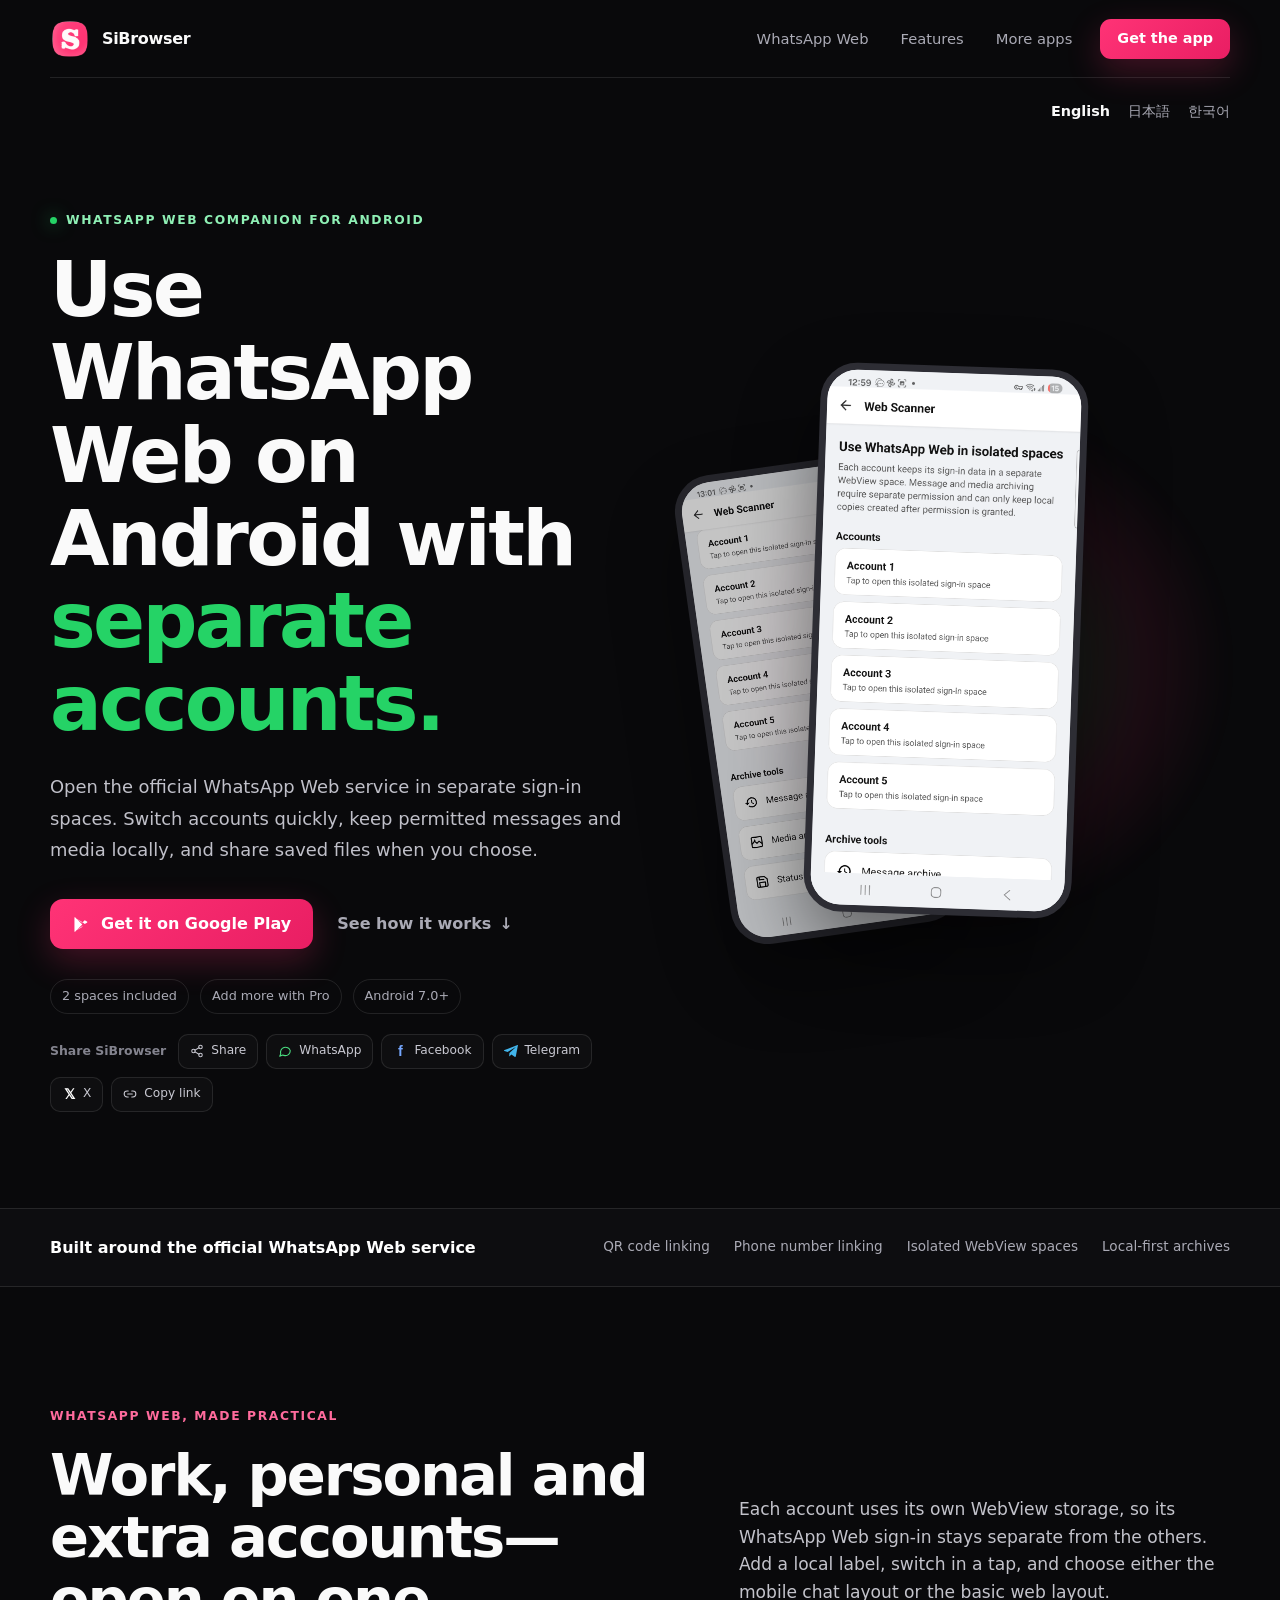
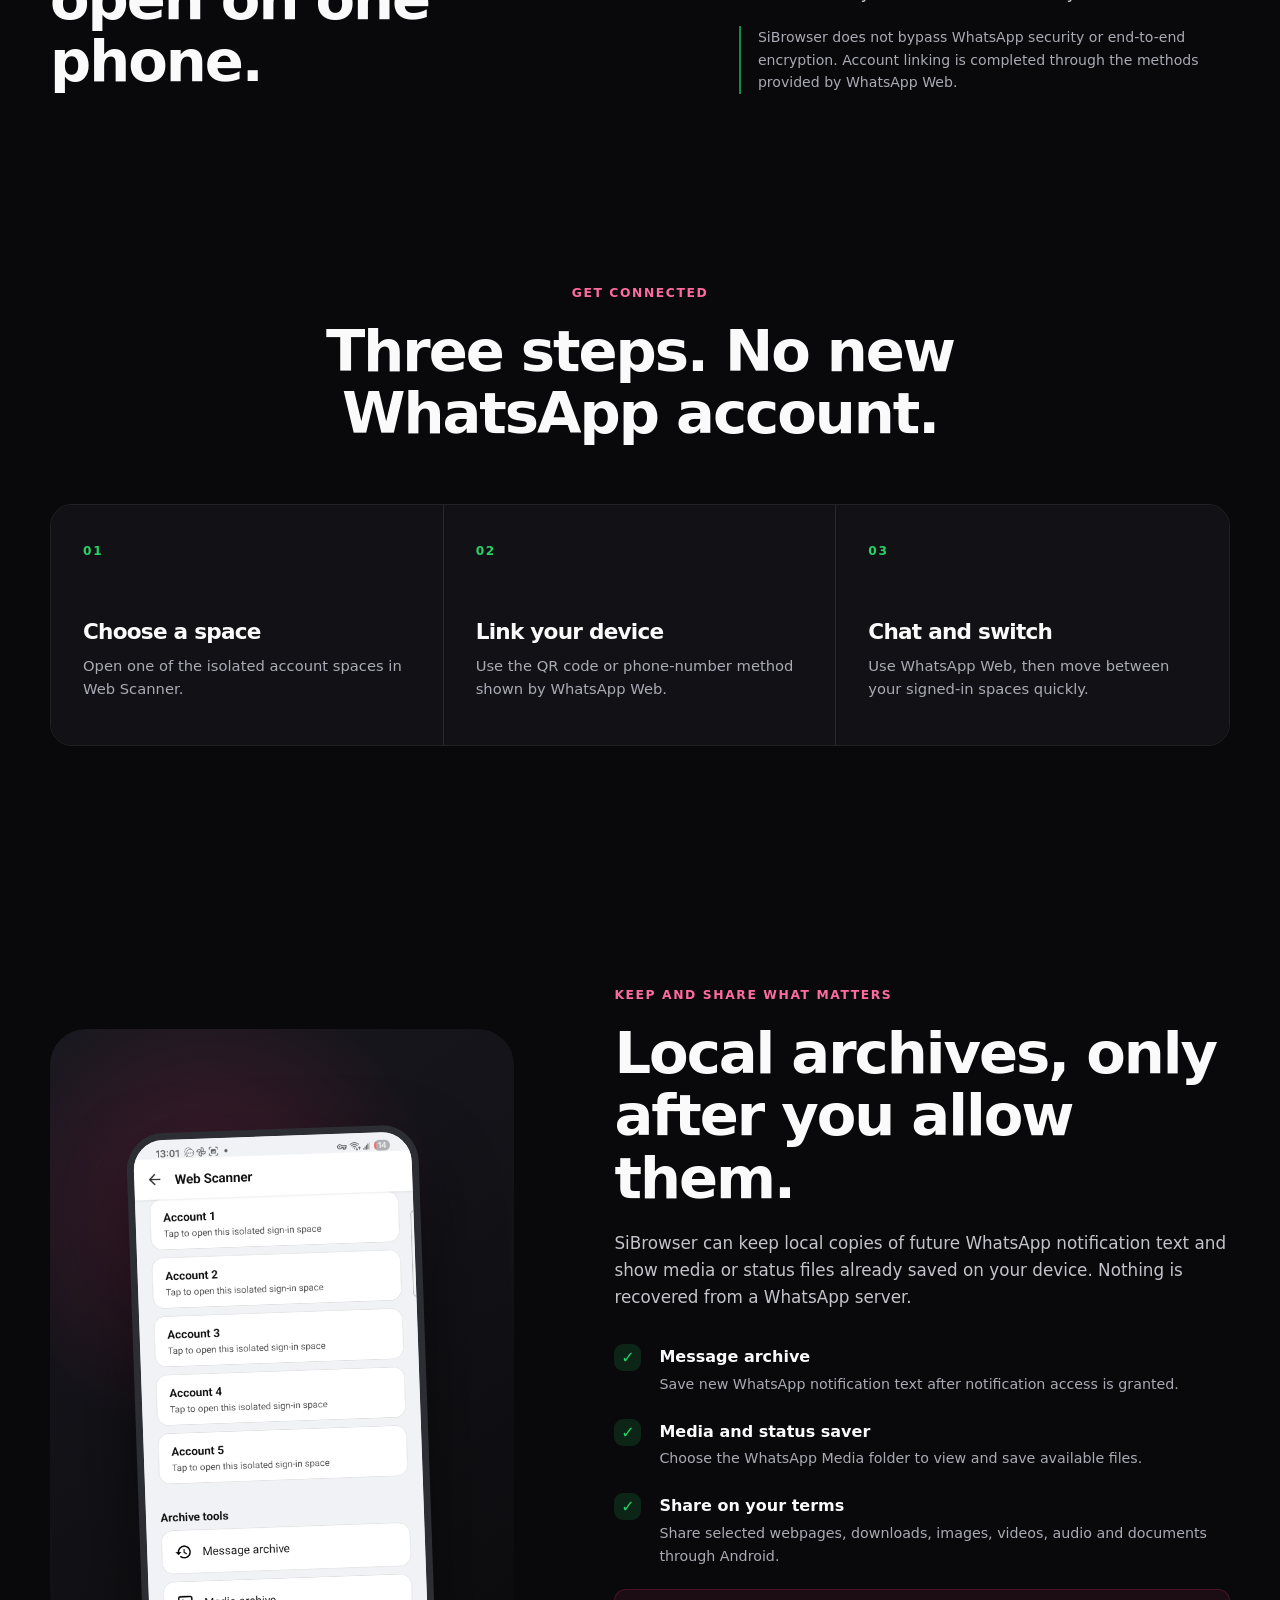
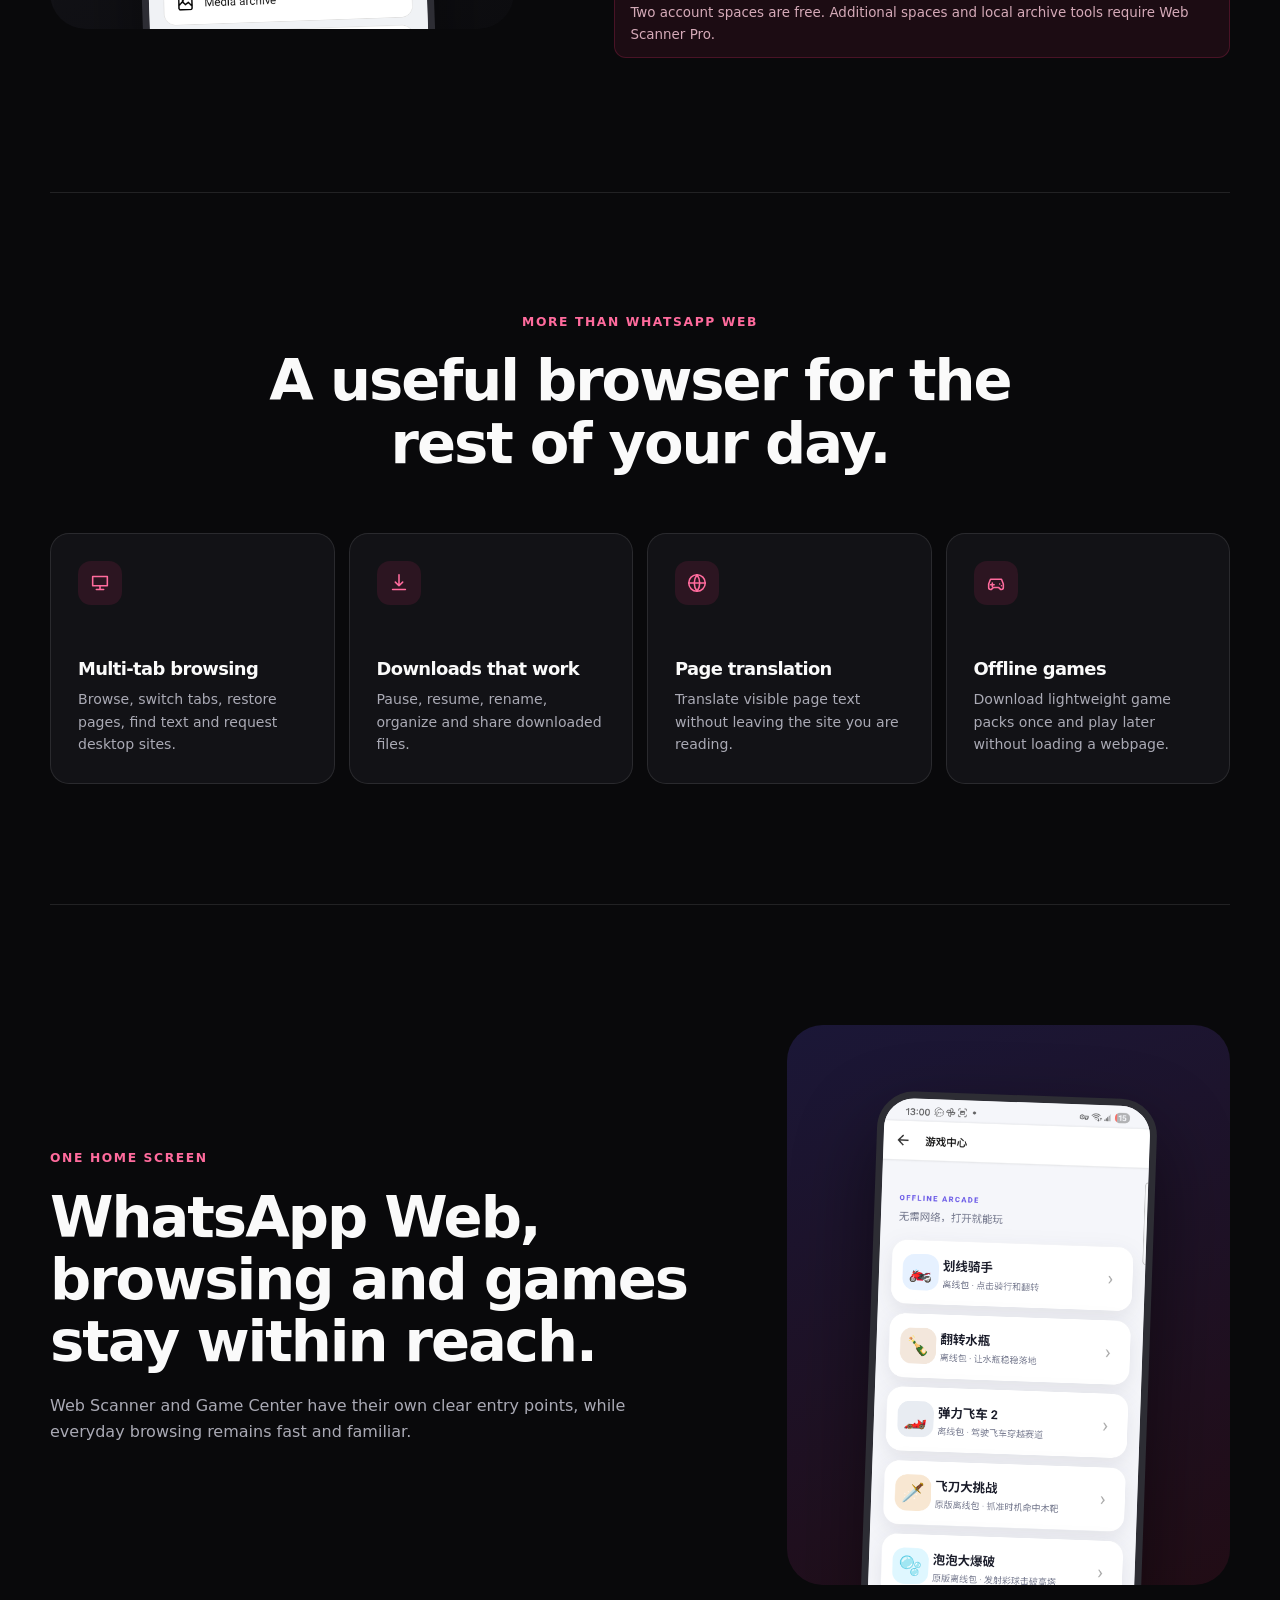
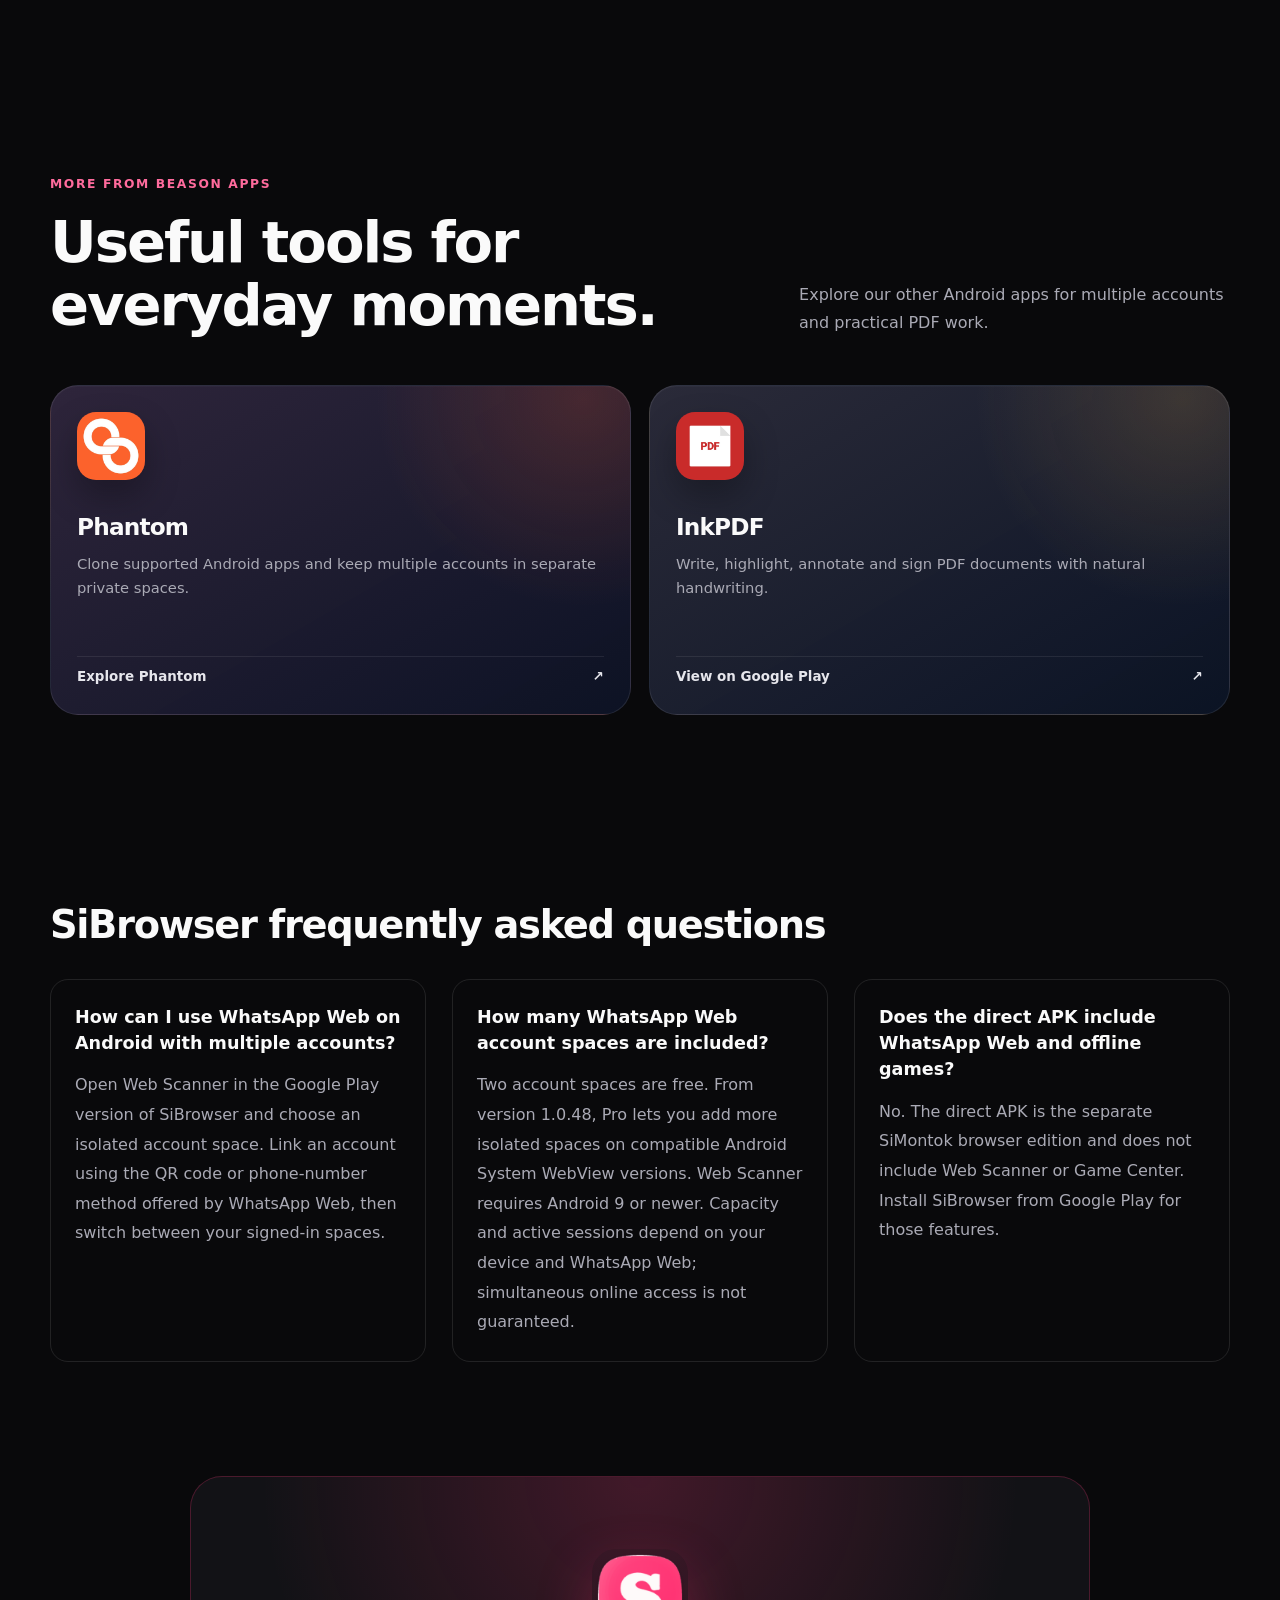
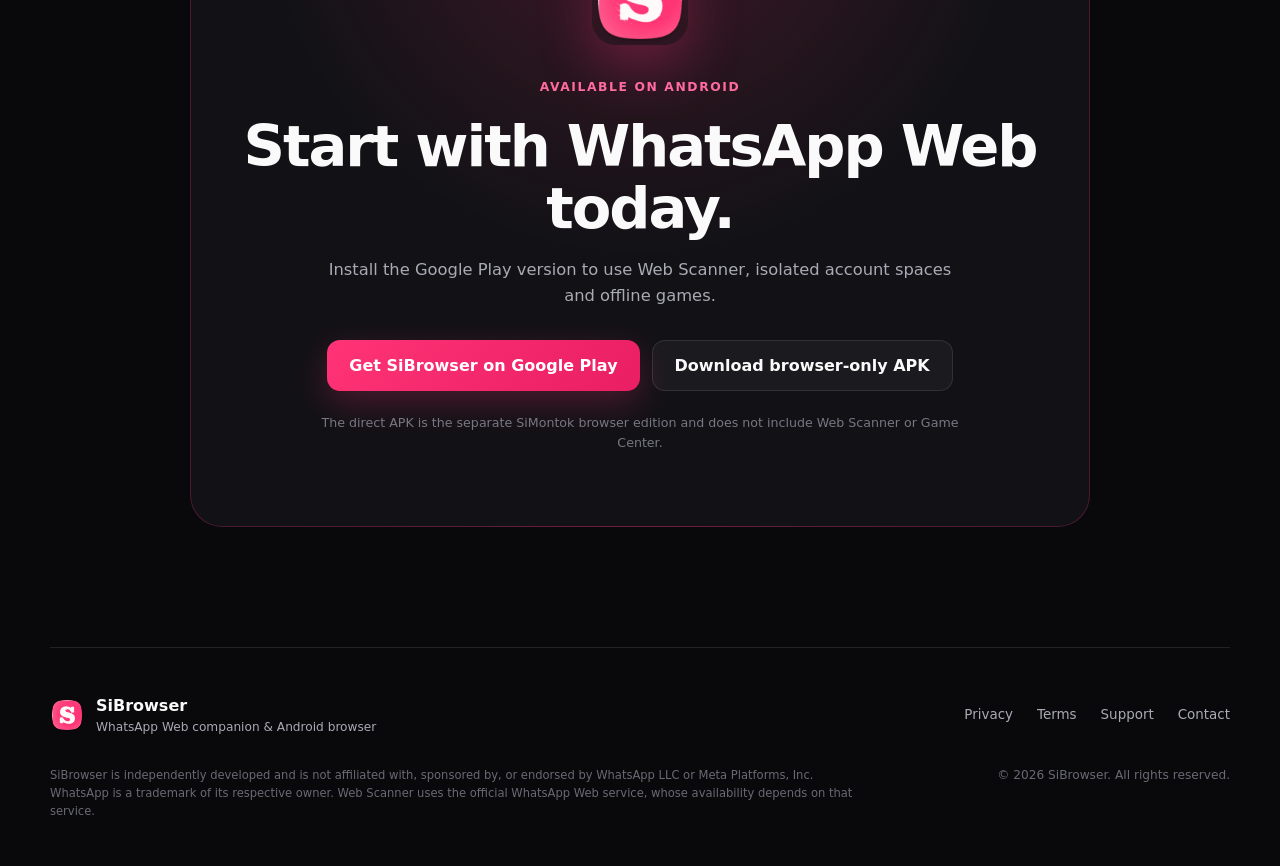
<file: index.html>
<!DOCTYPE html>
<html lang="en">
<head>
  <meta charset="utf-8">
  <meta name="viewport" content="width=device-width, initial-scale=1">
  <meta name="theme-color" content="#09090b">
  <meta name="description" content="Use WhatsApp Web on Android with separate account spaces. Two are free; Pro can add more on compatible devices. Save permitted messages, media and status files locally, share what you choose, browse the web and play offline games.">
  <title>SiBrowser — WhatsApp Web for multiple accounts on Android</title>
  <link rel="icon" href="assets/sibrowser-icon.png">
  <link rel="stylesheet" href="styles.css">
  <link rel="canonical" href="https://browser.beasonapps.com/">
  <meta name="google-site-verification" content="41HKHgcfSNTR_3KIPk5q61VU8ddP1qsQAZpe2ZmRMJI">
  <meta property="og:type" content="website">
  <meta property="og:site_name" content="SiBrowser">
  <meta property="og:title" content="SiBrowser — WhatsApp Web for multiple accounts on Android">
  <meta property="og:description" content="Use WhatsApp Web on Android with separate account spaces. Two are free; Pro can add more on compatible devices. Save permitted messages, media and status files locally, share what you choose, browse the web and play offline games.">
  <meta property="og:url" content="https://browser.beasonapps.com/">
  <meta property="og:image" content="https://browser.beasonapps.com/assets/sibrowser-icon.png">
  <meta name="twitter:card" content="summary">
  <meta name="twitter:title" content="SiBrowser — WhatsApp Web for multiple accounts on Android">
  <meta name="twitter:description" content="Use WhatsApp Web on Android with separate account spaces. Two are free; Pro can add more on compatible devices. Save permitted messages, media and status files locally, share what you choose, browse the web and play offline games.">
  <meta name="twitter:image" content="https://browser.beasonapps.com/assets/sibrowser-icon.png">
  <link rel="alternate" hreflang="en" href="https://browser.beasonapps.com/">
  <link rel="alternate" hreflang="ja" href="https://browser.beasonapps.com/ja/">
  <link rel="alternate" hreflang="ko" href="https://browser.beasonapps.com/ko/">
  <link rel="alternate" hreflang="x-default" href="https://browser.beasonapps.com/">
</head>
<body>
  <header class="site-header">
    <a class="brand" href="#top" aria-label="SiBrowser home">
      <img src="assets/sibrowser-icon.png" alt="" width="40" height="40">
      <span>SiBrowser</span>
    </a>
    <nav aria-label="Main navigation">
      <a href="#whatsapp-web">WhatsApp Web</a>
      <a href="#features">Features</a>
      <a href="#more-apps">More apps</a>
    </nav>
    <a class="button button-small" href="https://play.google.com/store/apps/details?id=com.ipankstudio.lk25">Get the app</a>
  </header>

  <nav class="language-links" aria-label="Language"><a href="/" lang="en" hreflang="en" aria-current="page">English</a><a href="/ja/" lang="ja" hreflang="ja">日本語</a><a href="/ko/" lang="ko" hreflang="ko">한국어</a></nav>
  <main id="top">
    <section class="hero" aria-labelledby="hero-title">
      <div class="hero-copy">
        <p class="eyebrow"><span></span> WhatsApp Web companion for Android</p>
        <h1 id="hero-title">Use WhatsApp Web on Android with <em>separate accounts.</em></h1>
        <p class="hero-lead">Open the official WhatsApp Web service in separate sign-in spaces. Switch accounts quickly, keep permitted messages and media locally, and share saved files when you choose.</p>
        <div class="hero-actions">
          <a class="button" href="https://play.google.com/store/apps/details?id=com.ipankstudio.lk25">
            <svg viewBox="0 0 24 24" aria-hidden="true"><path d="M3.6 2.5a2 2 0 0 0-.5 1.4v16.2a2 2 0 0 0 .5 1.4L13 12 3.6 2.5Zm10.7 10.8-2.4 2.4-7.2 4.1 9.6-6.5Zm1.8-1.8 2.7-1.6c.8-.5.8-1.2 0-1.7l-2.7-1.5-2.7 2.4 2.7 2.4ZM4.7 4.2l7.2 4.1 2.4 2.4-9.6-6.5Z"/></svg>
            Get it on Google Play
          </a>
          <a class="text-link" href="#how-it-works">See how it works <span>↓</span></a>
        </div>
        <div class="hero-points">
          <span>2 spaces included</span>
          <span>Add more with Pro</span>
          <span>Android 7.0+</span>
        </div>
        <div class="share-row" id="share">
          <strong>Share SiBrowser</strong>
          <button class="share-button share-native" type="button" data-native-share aria-label="Share SiBrowser using another app">
            <svg viewBox="0 0 24 24" aria-hidden="true"><circle cx="18" cy="5" r="3"/><circle cx="6" cy="12" r="3"/><circle cx="18" cy="19" r="3"/><path d="m8.6 10.5 6.8-4M8.6 13.5l6.8 4"/></svg>
            <span data-share-label>Share</span>
          </button>
          <a class="share-button share-whatsapp" href="https://wa.me/?text=Use%20WhatsApp%20Web%20on%20Android%20with%20separate%20account%20spaces%20using%20SiBrowser.%20https%3A%2F%2Fbrowser.beasonapps.com%2F" target="_blank" rel="noopener noreferrer" aria-label="Share SiBrowser on WhatsApp">
            <svg viewBox="0 0 24 24" aria-hidden="true"><path d="M21 11.5a8.4 8.4 0 0 1-9 8.4 9.4 9.4 0 0 1-4-.9L3 21l1.7-4.3A8.4 8.4 0 1 1 21 11.5Z"/></svg>
            WhatsApp
          </a>
          <a class="share-button share-facebook" href="https://www.facebook.com/sharer/sharer.php?u=https%3A%2F%2Fbrowser.beasonapps.com%2F" target="_blank" rel="noopener noreferrer" aria-label="Share SiBrowser on Facebook">
            <b>f</b> Facebook
          </a>
          <a class="share-button share-telegram" href="https://t.me/share/url?url=https%3A%2F%2Fbrowser.beasonapps.com%2F&amp;text=Use%20WhatsApp%20Web%20on%20Android%20with%20separate%20account%20spaces%20using%20SiBrowser." target="_blank" rel="noopener noreferrer" aria-label="Share SiBrowser on Telegram">
            <svg viewBox="0 0 24 24" aria-hidden="true"><path d="M23.9 2.3 20.3 21c-.3 1.3-1 1.6-2.1 1l-5.5-4.1-2.7 2.6c-.3.3-.5.5-1.1.5l.4-5.6L19.5 6c.4-.4-.1-.6-.7-.2L6.2 13.7.8 12c-1.2-.4-1.2-1.2.2-1.7L22.1 2c1-.4 1.8.2 1.8.3Z"/></svg>
            Telegram
          </a>
          <a class="share-button share-x" href="https://x.com/intent/post?text=Use%20WhatsApp%20Web%20on%20Android%20with%20separate%20account%20spaces%20using%20SiBrowser.&amp;url=https%3A%2F%2Fbrowser.beasonapps.com%2F" target="_blank" rel="noopener noreferrer" aria-label="Share SiBrowser on X">
            <b>𝕏</b> X
          </a>
          <button class="share-button share-copy" type="button" data-copy-link aria-label="Copy the SiBrowser website link">
            <svg viewBox="0 0 24 24" aria-hidden="true"><path d="M9 17H7A5 5 0 0 1 7 7h2M15 7h2a5 5 0 1 1 0 10h-2M8 12h8"/></svg>
            <span data-copy-label>Copy link</span>
          </button>
        </div>
      </div>

      <div class="hero-visual">
        <div class="halo"></div>
        <div class="phone phone-back">
          <img src="assets/local-archive-tools.png" alt="Message archive, media archive and status saver tools in SiBrowser" width="864" height="1821">
        </div>
        <div class="phone phone-front">
          <img src="assets/web-scanner-accounts.png" alt="Separate WhatsApp Web account spaces in SiBrowser" width="864" height="1821">
        </div>
      </div>
    </section>

    <section class="trust-strip" aria-label="Web Scanner capabilities">
      <p>Built around the official WhatsApp Web service</p>
      <div>
        <span>QR code linking</span>
        <span>Phone number linking</span>
        <span>Isolated WebView spaces</span>
        <span>Local-first archives</span>
      </div>
    </section>

    <section class="section intro" id="whatsapp-web">
      <div class="section-heading left-heading">
        <p class="eyebrow">WhatsApp Web, made practical</p>
        <h2>Work, personal and extra accounts—open on one phone.</h2>
      </div>
      <div class="intro-copy">
        <p>Each account uses its own WebView storage, so its WhatsApp Web sign-in stays separate from the others. Add a local label, switch in a tap, and choose either the mobile chat layout or the basic web layout.</p>
        <p class="fine-print">SiBrowser does not bypass WhatsApp security or end-to-end encryption. Account linking is completed through the methods provided by WhatsApp Web.</p>
      </div>
    </section>

    <section class="section steps" id="how-it-works" aria-labelledby="steps-title">
      <div class="section-heading">
        <p class="eyebrow">Get connected</p>
        <h2 id="steps-title">Three steps. No new WhatsApp account.</h2>
      </div>
      <ol class="step-grid">
        <li><span class="step-number">01</span><h3>Choose a space</h3><p>Open one of the isolated account spaces in Web Scanner.</p></li>
        <li><span class="step-number">02</span><h3>Link your device</h3><p>Use the QR code or phone-number method shown by WhatsApp Web.</p></li>
        <li><span class="step-number">03</span><h3>Chat and switch</h3><p>Use WhatsApp Web, then move between your signed-in spaces quickly.</p></li>
      </ol>
    </section>

    <section class="section archive-section" id="features">
      <div class="archive-visual">
        <div class="phone archive-phone"><img src="assets/local-archive-tools.png" alt="SiBrowser local archive tools" width="864" height="1821" loading="lazy"></div>
      </div>
      <div class="archive-copy">
        <p class="eyebrow">Keep and share what matters</p>
        <h2>Local archives, only after you allow them.</h2>
        <p>SiBrowser can keep local copies of future WhatsApp notification text and show media or status files already saved on your device. Nothing is recovered from a WhatsApp server.</p>
        <ul class="check-list">
          <li><span>✓</span><div><strong>Message archive</strong><p>Save new WhatsApp notification text after notification access is granted.</p></div></li>
          <li><span>✓</span><div><strong>Media and status saver</strong><p>Choose the WhatsApp Media folder to view and save available files.</p></div></li>
          <li><span>✓</span><div><strong>Share on your terms</strong><p>Share selected webpages, downloads, images, videos, audio and documents through Android.</p></div></li>
        </ul>
        <p class="pro-note">Two account spaces are free. Additional spaces and local archive tools require Web Scanner Pro.</p>
      </div>
    </section>

    <section class="section everything-section">
      <div class="section-heading">
        <p class="eyebrow">More than WhatsApp Web</p>
        <h2>A useful browser for the rest of your day.</h2>
      </div>
      <div class="feature-grid">
        <article><span class="feature-icon"><svg viewBox="0 0 24 24" aria-hidden="true"><path d="M4 5h16v10H4zM8 19h8M12 15v4"/></svg></span><h3>Multi-tab browsing</h3><p>Browse, switch tabs, restore pages, find text and request desktop sites.</p></article>
        <article><span class="feature-icon"><svg viewBox="0 0 24 24" aria-hidden="true"><path d="M12 3v12m0 0 4-4m-4 4-4-4M5 19h14"/></svg></span><h3>Downloads that work</h3><p>Pause, resume, rename, organize and share downloaded files.</p></article>
        <article><span class="feature-icon"><svg viewBox="0 0 24 24" aria-hidden="true"><circle cx="12" cy="12" r="9"/><path d="M3 12h18M12 3a15 15 0 0 1 0 18M12 3a15 15 0 0 0 0 18"/></svg></span><h3>Page translation</h3><p>Translate visible page text without leaving the site you are reading.</p></article>
        <article><span class="feature-icon"><svg viewBox="0 0 24 24" aria-hidden="true"><path d="M6 8h12l2 5v4a2 2 0 0 1-2 2h-1l-2-2H9l-2 2H6a2 2 0 0 1-2-2v-4l2-5Z"/><path d="M8 12v4M6 14h4M16 13h.01M18 15h.01"/></svg></span><h3>Offline games</h3><p>Download lightweight game packs once and play later without loading a webpage.</p></article>
      </div>
    </section>

    <section class="section product-shot-section">
      <div>
        <p class="eyebrow">One home screen</p>
        <h2>WhatsApp Web, browsing and games stay within reach.</h2>
        <p>Web Scanner and Game Center have their own clear entry points, while everyday browsing remains fast and familiar.</p>
      </div>
      <div class="product-shots">
        <div class="phone small-phone"><img src="assets/offline-games.png" alt="Offline games in SiBrowser" width="864" height="1821" loading="lazy"></div>
      </div>
    </section>

    <section class="section more-apps" id="more-apps">
      <div class="apps-heading">
        <div><p class="eyebrow">More from Beason Apps</p><h2>Useful tools for everyday moments.</h2></div>
        <div><p>Explore our other Android apps for multiple accounts and practical PDF work.</p></div>
      </div>
      <div class="app-grid">
        <article class="app-card app-phantom">
          <img src="assets/phantom-icon.png" alt="Phantom app icon" width="68" height="68" loading="lazy">
          <div><h3>Phantom</h3><p>Clone supported Android apps and keep multiple accounts in separate private spaces.</p></div>
          <a href="https://phantom.beasonapps.com/">Explore Phantom <span>↗</span></a>
        </article>
        <article class="app-card app-inkpdf">
          <img src="assets/inkpdf.jpg" alt="InkPDF app icon" width="68" height="68" loading="lazy">
          <div><h3>InkPDF</h3><p>Write, highlight, annotate and sign PDF documents with natural handwriting.</p></div>
          <a href="https://play.google.com/store/apps/details?id=com.xhstudio.pdftool">View on Google Play <span>↗</span></a>
        </article>
      </div>
    </section>

<section class="seo-section" id="faq" aria-labelledby="faq-title"><h2 id="faq-title">SiBrowser frequently asked questions</h2><div class="seo-grid "><article><h3>How can I use WhatsApp Web on Android with multiple accounts?</h3><p>Open Web Scanner in the Google Play version of SiBrowser and choose an isolated account space. Link an account using the QR code or phone-number method offered by WhatsApp Web, then switch between your signed-in spaces.</p></article><article><h3>How many WhatsApp Web account spaces are included?</h3><p>Two account spaces are free. From version 1.0.48, Pro lets you add more isolated spaces on compatible Android System WebView versions. Web Scanner requires Android 9 or newer. Capacity and active sessions depend on your device and WhatsApp Web; simultaneous online access is not guaranteed.</p></article><article><h3>Does the direct APK include WhatsApp Web and offline games?</h3><p>No. The direct APK is the separate SiMontok browser edition and does not include Web Scanner or Game Center. Install SiBrowser from Google Play for those features.</p></article></div></section>
    <section class="download-section" id="download">
      <div class="download-inner">
        <img src="assets/sibrowser-icon.png" alt="SiBrowser app icon" width="96" height="96" loading="lazy">
        <p class="eyebrow">Available on Android</p>
        <h2>Start with WhatsApp Web today.</h2>
        <p class="download-lead">Install the Google Play version to use Web Scanner, isolated account spaces and offline games.</p>
        <div class="download-actions">
          <a class="button" href="https://play.google.com/store/apps/details?id=com.ipankstudio.lk25">Get SiBrowser on Google Play</a>
          <a class="outline-button" href="https://download.beasonapps.com/SiBrowser.apk">Download browser-only APK</a>
        </div>
        <p class="download-note">The direct APK is the separate SiMontok browser edition and does not include Web Scanner or Game Center.</p>
      </div>
    </section>
  </main>

  <footer>
    <div class="footer-brand"><img src="assets/sibrowser-icon.png" alt="" width="34" height="34" loading="lazy"><div><strong>SiBrowser</strong><span>WhatsApp Web companion &amp; Android browser</span></div></div>
    <div class="footer-links"><a href="privacy.html">Privacy</a><a href="terms.html">Terms</a><a href="support.html">Support</a><a href="mailto:applogcat@gmail.com">Contact</a></div>
    <p class="legal">SiBrowser is independently developed and is not affiliated with, sponsored by, or endorsed by WhatsApp LLC or Meta Platforms, Inc. WhatsApp is a trademark of its respective owner. Web Scanner uses the official WhatsApp Web service, whose availability depends on that service.</p>
    <p class="copyright">© 2026 SiBrowser. All rights reserved.</p>
  </footer>
  <script>
    const copyButton = document.querySelector('[data-copy-link]');
    const nativeShareButton = document.querySelector('[data-native-share]');
    const copyUrl = 'https://browser.beasonapps.com/';
    const shareData = {
      title: 'SiBrowser',
      text: 'Use WhatsApp Web on Android with separate account spaces using SiBrowser.',
      url: copyUrl
    };

    async function copyWebsiteLink() {
      try {
        await navigator.clipboard.writeText(copyUrl);
        return true;
      } catch (error) {
        const textArea = document.createElement('textarea');
        textArea.value = copyUrl;
        textArea.setAttribute('readonly', '');
        textArea.style.position = 'fixed';
        textArea.style.opacity = '0';
        document.body.appendChild(textArea);
        textArea.select();
        const copied = document.execCommand('copy');
        textArea.remove();
        return copied;
      }
    }

    copyButton.addEventListener('click', async () => {
      const copied = await copyWebsiteLink();

      if (!copied) {
        window.prompt('Copy this link:', copyUrl);
        return;
      }

      const label = copyButton.querySelector('[data-copy-label]');
      label.textContent = 'Copied!';
      setTimeout(() => { label.textContent = 'Copy link'; }, 1800);
    });

    nativeShareButton.addEventListener('click', async () => {
      if (navigator.share) {
        try {
          await navigator.share(shareData);
          return;
        } catch (error) {
          if (error.name === 'AbortError') return;
        }
      }

      const copied = await copyWebsiteLink();
      const label = nativeShareButton.querySelector('[data-share-label]');
      label.textContent = copied ? 'Link copied!' : 'Copy manually';
      if (!copied) window.prompt('Copy this link:', copyUrl);
      setTimeout(() => { label.textContent = 'Share'; }, 1800);
    });
  </script>
</body>
</html>
</file>
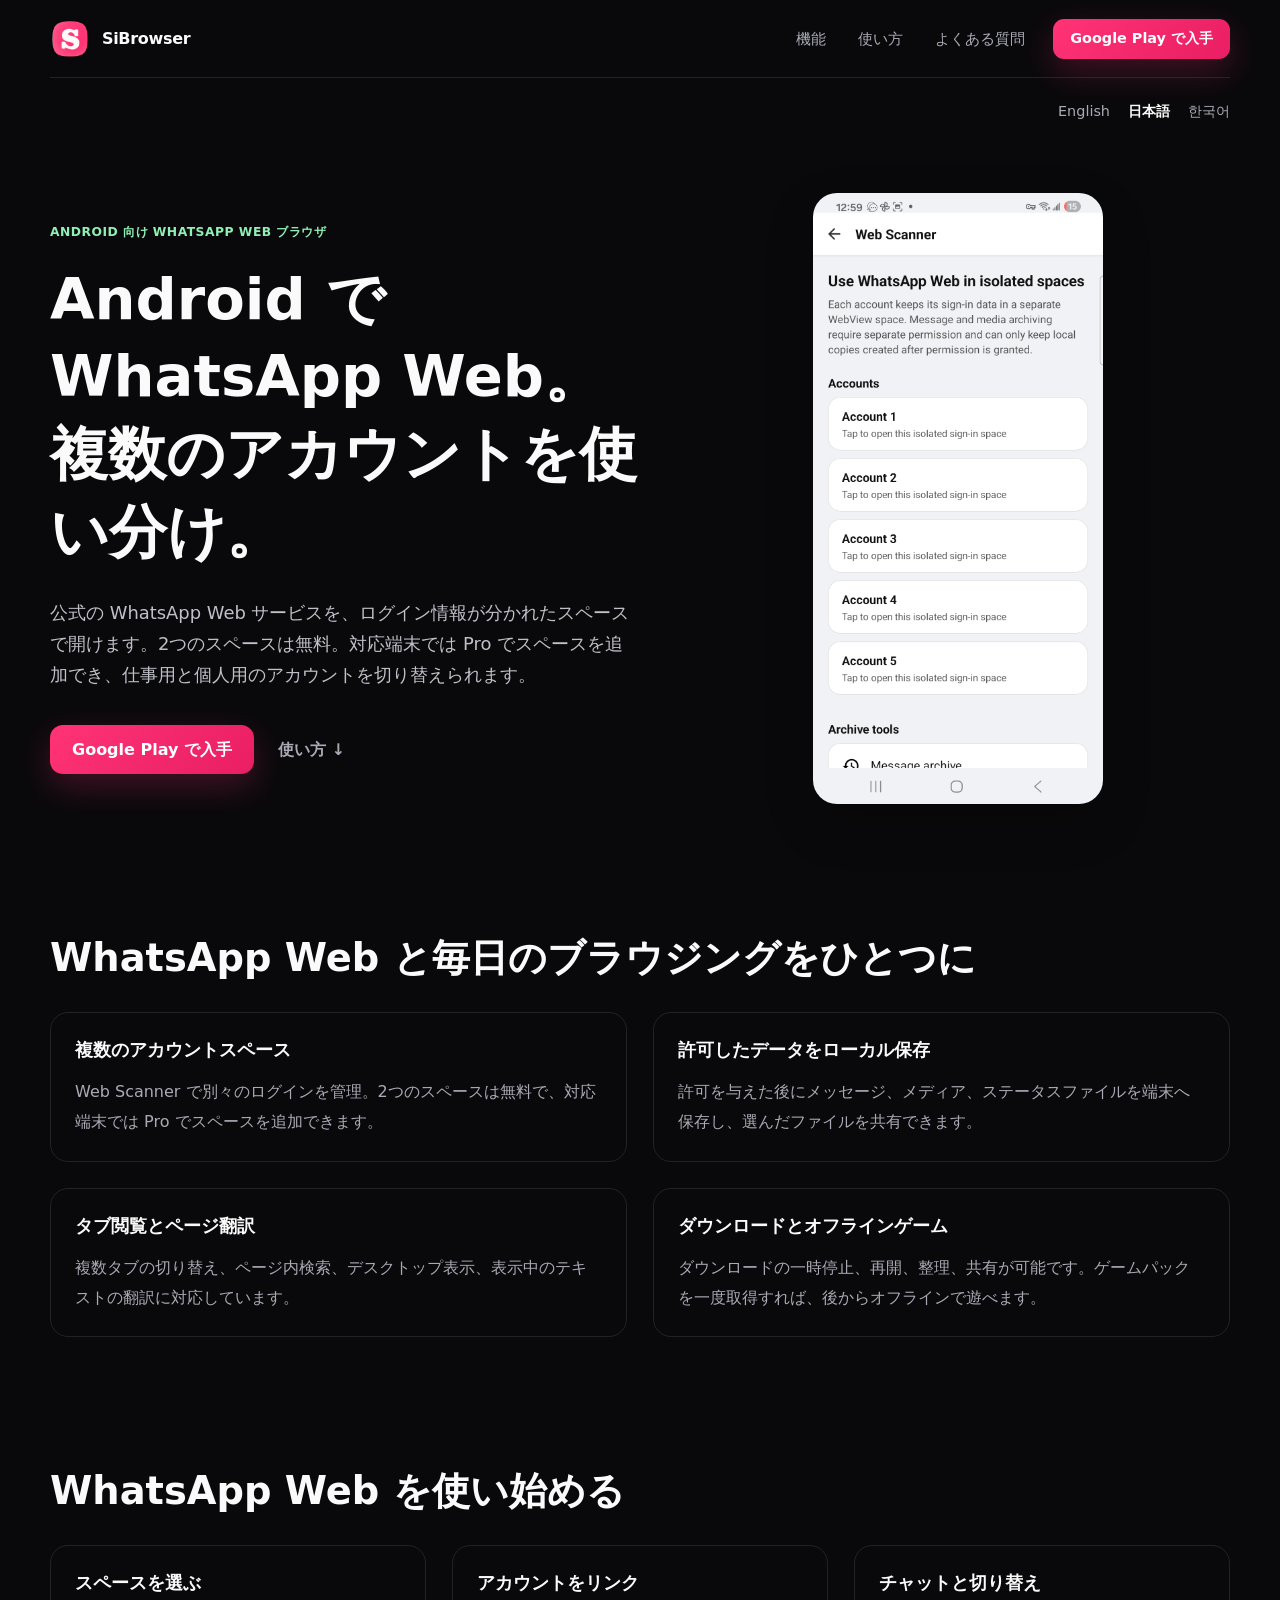
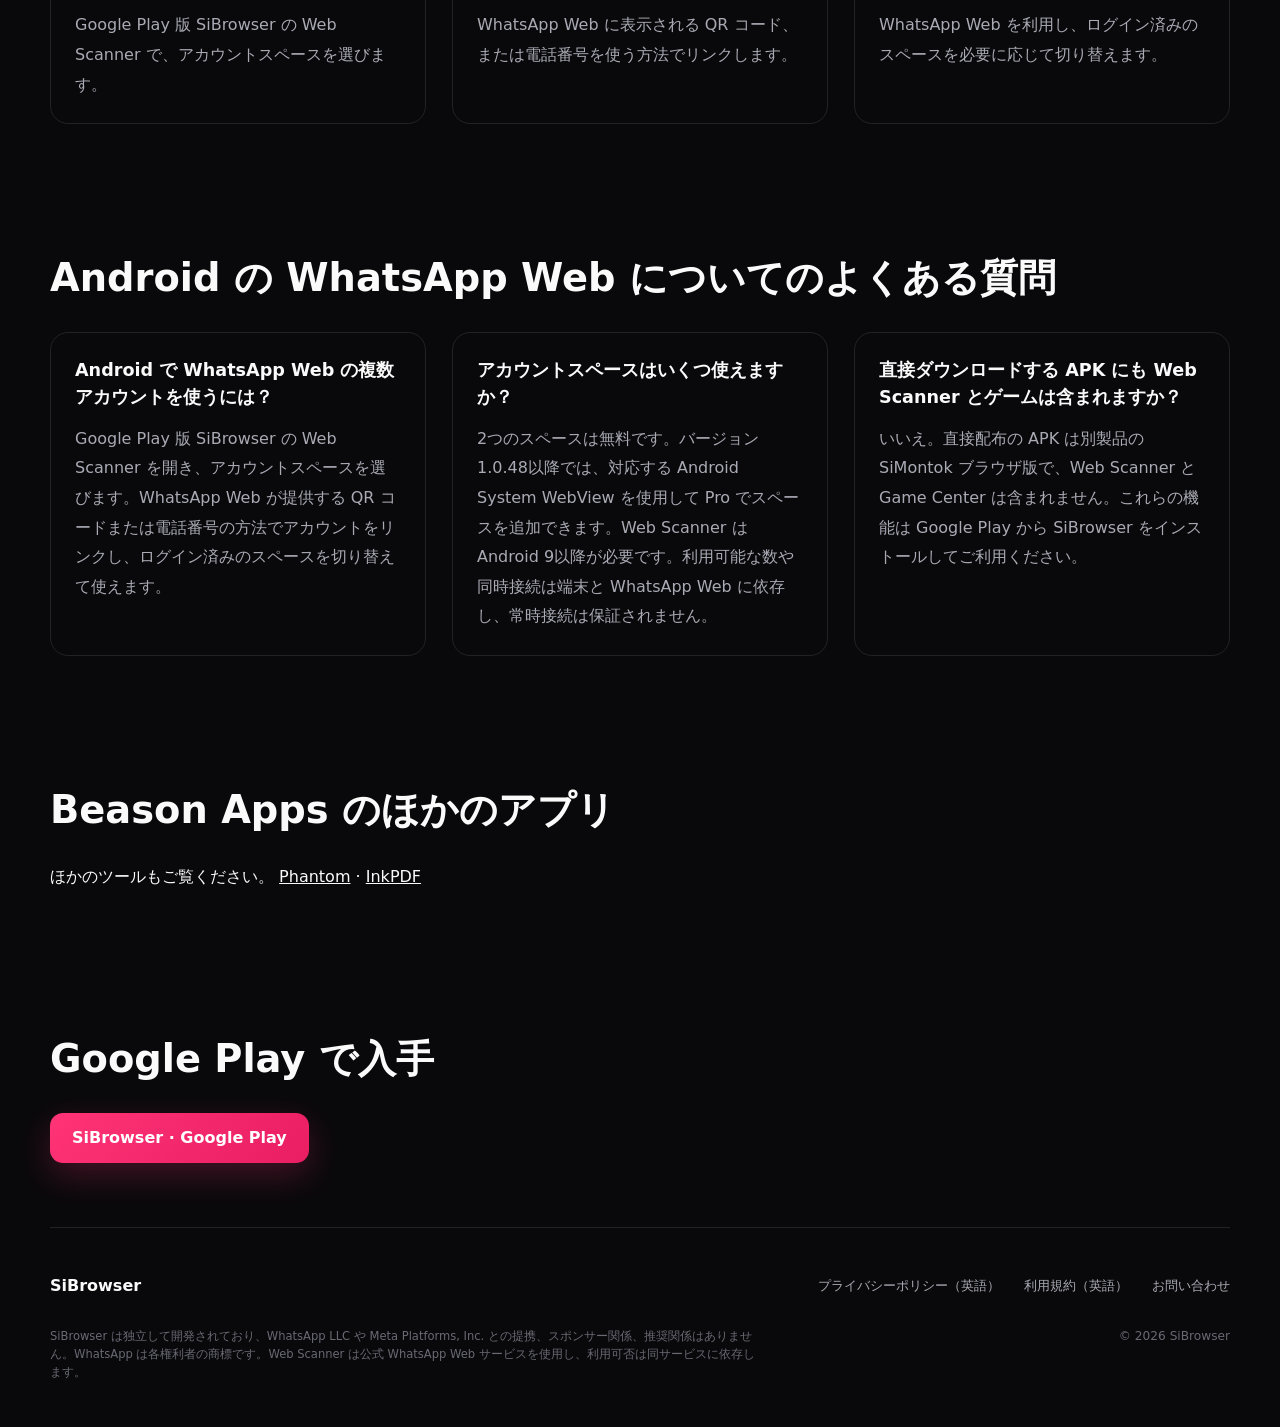
<file: ja/index.html>
<!DOCTYPE html>
<html lang="ja">
<head>
  <meta charset="utf-8">
  <meta name="viewport" content="width=device-width, initial-scale=1">
  <title>SiBrowser — Android で WhatsApp Web・複数アカウント</title>
  <meta name="description" content="SiBrowser で Android 上の WhatsApp Web を使い分け。標準で2つ、Pro では対応端末でアカウントスペースを追加可能。タブ閲覧、翻訳、ローカル保存も利用できます。">
  <link rel="canonical" href="https://browser.beasonapps.com/ja/">
  <link rel="alternate" hreflang="en" href="https://browser.beasonapps.com/">
  <link rel="alternate" hreflang="ja" href="https://browser.beasonapps.com/ja/">
  <link rel="alternate" hreflang="ko" href="https://browser.beasonapps.com/ko/">
  <link rel="alternate" hreflang="x-default" href="https://browser.beasonapps.com/">
  <link rel="icon" href="/assets/sibrowser-icon.png">
  <link rel="stylesheet" href="/styles.css">
  <meta property="og:type" content="website">
  <meta property="og:site_name" content="SiBrowser">
  <meta property="og:title" content="SiBrowser — Android で WhatsApp Web・複数アカウント">
  <meta property="og:description" content="SiBrowser で Android 上の WhatsApp Web を使い分け。標準で2つ、Pro では対応端末でアカウントスペースを追加可能。タブ閲覧、翻訳、ローカル保存も利用できます。">
  <meta property="og:url" content="https://browser.beasonapps.com/ja/">
  <meta property="og:image" content="https://browser.beasonapps.com/assets/sibrowser-icon.png">
  <meta property="og:locale" content="ja_JP">
  <meta name="twitter:card" content="summary">
  <meta name="twitter:title" content="SiBrowser — Android で WhatsApp Web・複数アカウント">
  <meta name="twitter:description" content="SiBrowser で Android 上の WhatsApp Web を使い分け。標準で2つ、Pro では対応端末でアカウントスペースを追加可能。タブ閲覧、翻訳、ローカル保存も利用できます。">
  <meta name="twitter:image" content="https://browser.beasonapps.com/assets/sibrowser-icon.png">
</head>
<body class="localized">
<header class="site-header">
  <a class="brand" href="/ja/"><img src="/assets/sibrowser-icon.png" alt="" width="40" height="40"><span>SiBrowser</span></a>
  <nav aria-label="機能"><a href="#features">機能</a><a href="#how">使い方</a><a href="#faq">よくある質問</a></nav>
  <a class="button button-small" href="https://play.google.com/store/apps/details?id=com.ipankstudio.lk25&amp;hl=ja">Google Play で入手</a>
</header>
<nav class="language-links" aria-label="言語"><a href="/" lang="en" hreflang="en">English</a><a href="/ja/" lang="ja" hreflang="ja" aria-current="page">日本語</a><a href="/ko/" lang="ko" hreflang="ko">한국어</a></nav>
<main id="top">
<section class="hero">
  <div class="hero-copy"><p class="eyebrow">Android 向け WhatsApp Web ブラウザ</p><h1>Android で WhatsApp Web。複数のアカウントを使い分け。</h1><p class="hero-lead">公式の WhatsApp Web サービスを、ログイン情報が分かれたスペースで開けます。2つのスペースは無料。対応端末では Pro でスペースを追加でき、仕事用と個人用のアカウントを切り替えられます。</p><div class="hero-actions"><a class="button" href="https://play.google.com/store/apps/details?id=com.ipankstudio.lk25&amp;hl=ja">Google Play で入手</a><a class="text-link" href="#how">使い方 ↓</a></div></div>
  <img class="locale-shot" src="/assets/web-scanner-accounts.png" alt="SiBrowser の独立した WhatsApp Web アカウントスペース" width="864" height="1821">
</section>
<section class="seo-section" id="features" aria-labelledby="features-title"><h2 id="features-title">WhatsApp Web と毎日のブラウジングをひとつに</h2><div class="seo-grid feature-copy"><article><h3>複数のアカウントスペース</h3><p>Web Scanner で別々のログインを管理。2つのスペースは無料で、対応端末では Pro でスペースを追加できます。</p></article><article><h3>許可したデータをローカル保存</h3><p>許可を与えた後にメッセージ、メディア、ステータスファイルを端末へ保存し、選んだファイルを共有できます。</p></article><article><h3>タブ閲覧とページ翻訳</h3><p>複数タブの切り替え、ページ内検索、デスクトップ表示、表示中のテキストの翻訳に対応しています。</p></article><article><h3>ダウンロードとオフラインゲーム</h3><p>ダウンロードの一時停止、再開、整理、共有が可能です。ゲームパックを一度取得すれば、後からオフラインで遊べます。</p></article></div></section><section class="seo-section" id="how" aria-labelledby="how-title"><h2 id="how-title">WhatsApp Web を使い始める</h2><div class="seo-grid "><article><h3>スペースを選ぶ</h3><p>Google Play 版 SiBrowser の Web Scanner で、アカウントスペースを選びます。</p></article><article><h3>アカウントをリンク</h3><p>WhatsApp Web に表示される QR コード、または電話番号を使う方法でリンクします。</p></article><article><h3>チャットと切り替え</h3><p>WhatsApp Web を利用し、ログイン済みのスペースを必要に応じて切り替えます。</p></article></div></section><section class="seo-section" id="faq" aria-labelledby="faq-title"><h2 id="faq-title">Android の WhatsApp Web についてのよくある質問</h2><div class="seo-grid "><article><h3>Android で WhatsApp Web の複数アカウントを使うには？</h3><p>Google Play 版 SiBrowser の Web Scanner を開き、アカウントスペースを選びます。WhatsApp Web が提供する QR コードまたは電話番号の方法でアカウントをリンクし、ログイン済みのスペースを切り替えて使えます。</p></article><article><h3>アカウントスペースはいくつ使えますか？</h3><p>2つのスペースは無料です。バージョン1.0.48以降では、対応する Android System WebView を使用して Pro でスペースを追加できます。Web Scanner は Android 9以降が必要です。利用可能な数や同時接続は端末と WhatsApp Web に依存し、常時接続は保証されません。</p></article><article><h3>直接ダウンロードする APK にも Web Scanner とゲームは含まれますか？</h3><p>いいえ。直接配布の APK は別製品の SiMontok ブラウザ版で、Web Scanner と Game Center は含まれません。これらの機能は Google Play から SiBrowser をインストールしてご利用ください。</p></article></div></section><section class="seo-section"><h2>Beason Apps のほかのアプリ</h2><p>ほかのツールもご覧ください。 <a href="https://phantom.beasonapps.com/ja/">Phantom</a> · <a href="https://play.google.com/store/apps/details?id=com.xhstudio.pdftool">InkPDF</a></p></section>
<section class="seo-section"><h2>Google Play で入手</h2><a class="button" href="https://play.google.com/store/apps/details?id=com.ipankstudio.lk25&amp;hl=ja">SiBrowser · Google Play</a></section>
</main>
<footer>
  <div class="footer-brand"><strong>SiBrowser</strong></div>
  <div class="footer-links"><a href="/privacy.html">プライバシーポリシー（英語）</a><a href="/terms.html">利用規約（英語）</a><a href="mailto:applogcat@gmail.com">お問い合わせ</a></div>
  <p class="legal">SiBrowser は独立して開発されており、WhatsApp LLC や Meta Platforms, Inc. との提携、スポンサー関係、推奨関係はありません。WhatsApp は各権利者の商標です。Web Scanner は公式 WhatsApp Web サービスを使用し、利用可否は同サービスに依存します。</p><p class="copyright">© 2026 SiBrowser</p>
</footer>
</body>
</html>
</file>
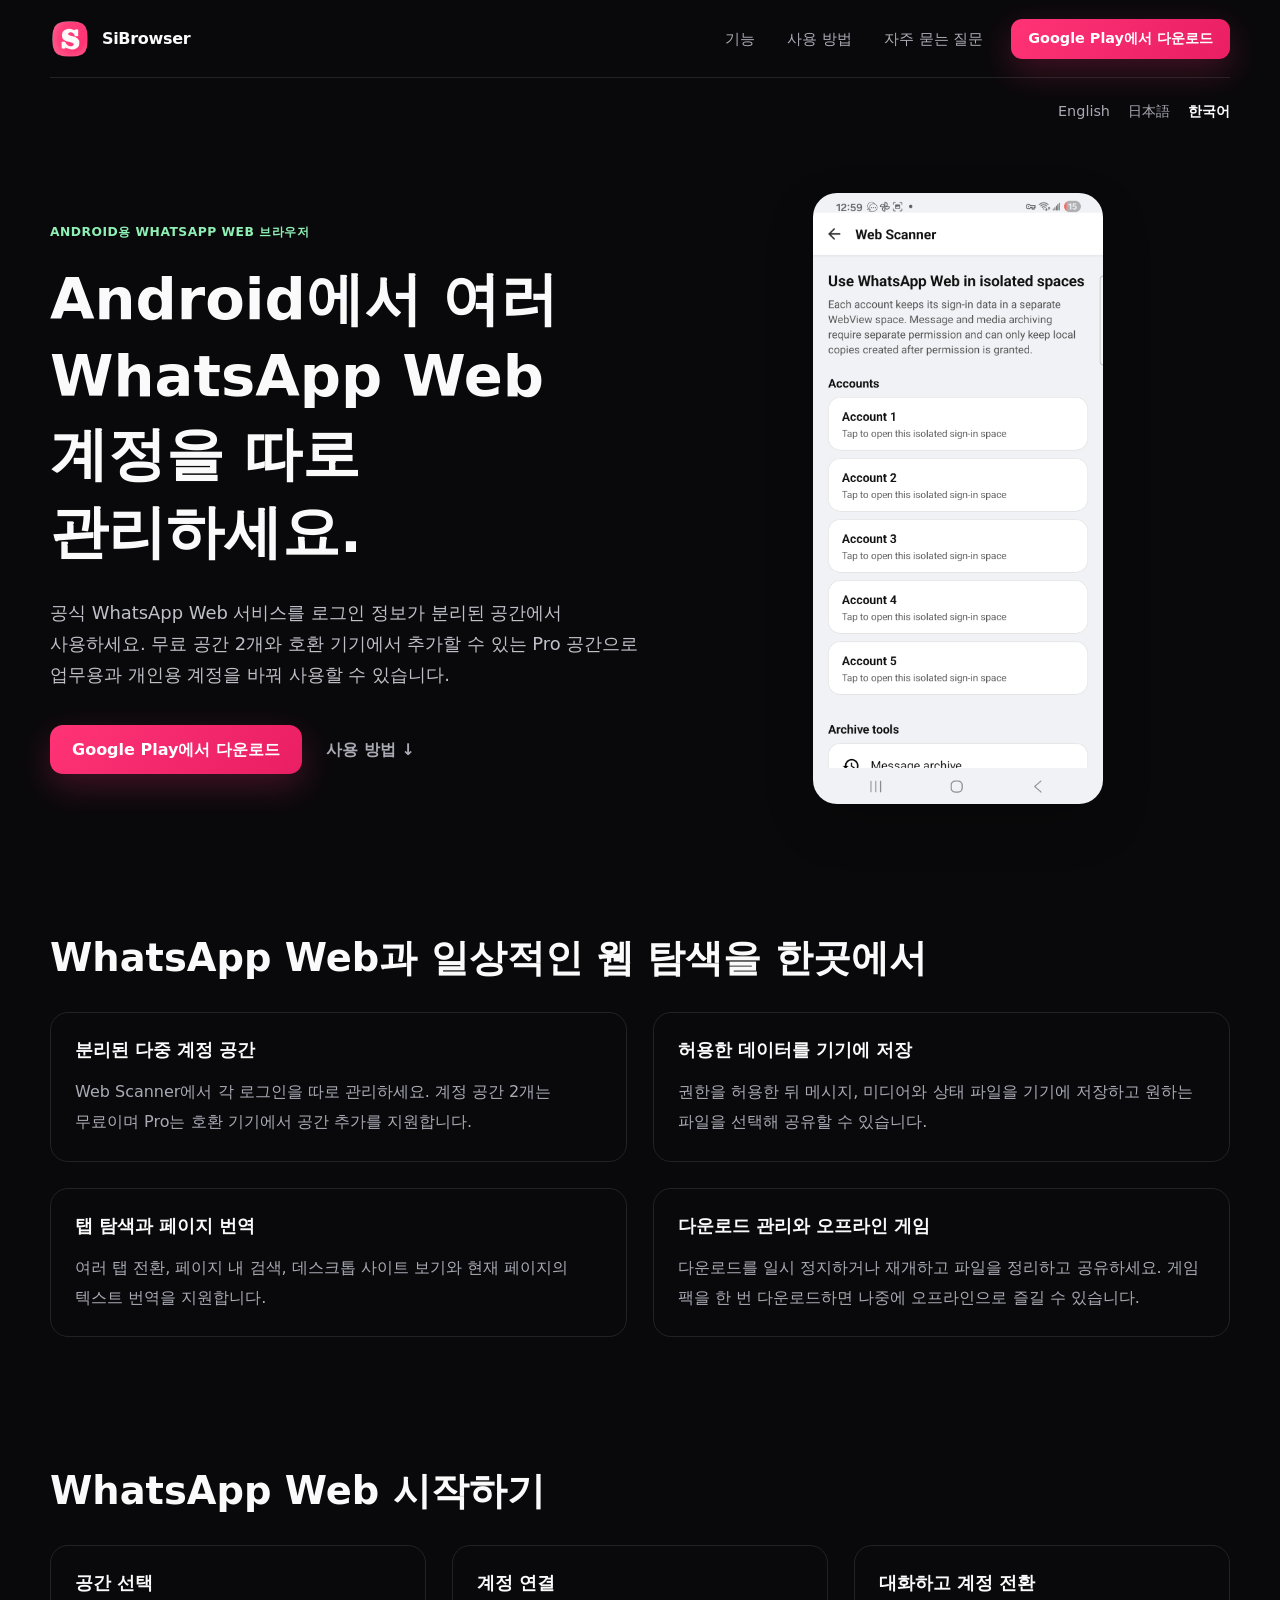
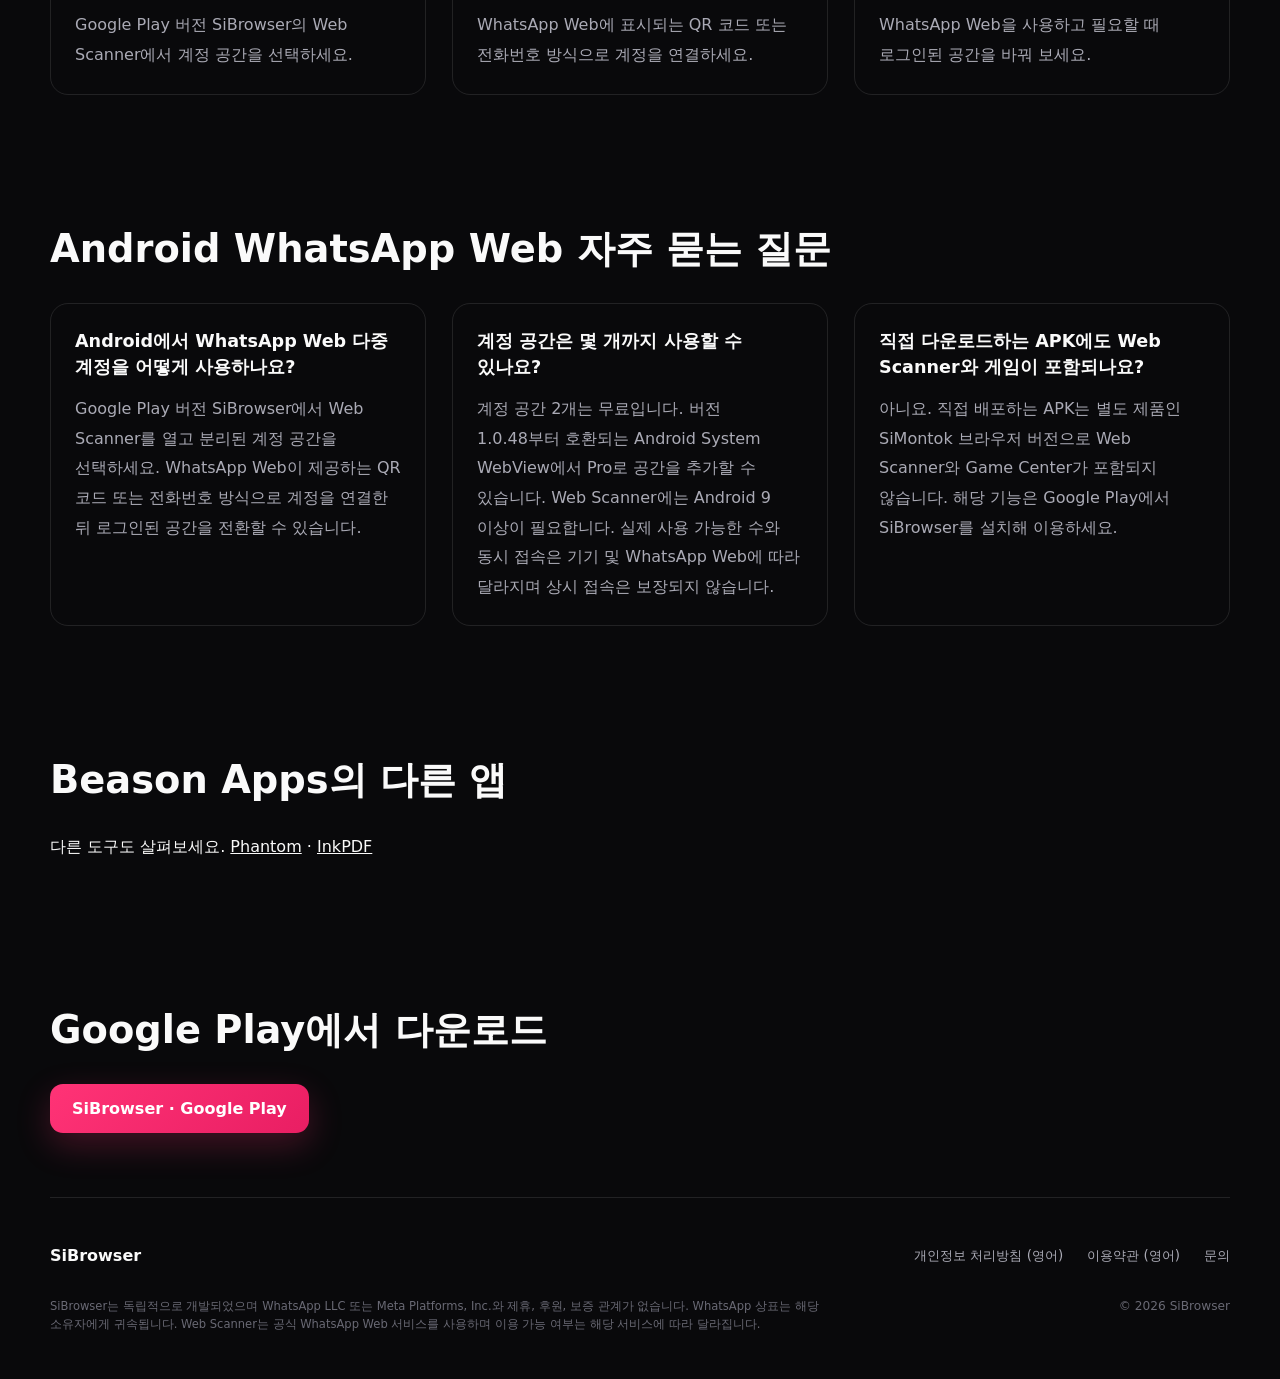
<file: ko/index.html>
<!DOCTYPE html>
<html lang="ko">
<head>
  <meta charset="utf-8">
  <meta name="viewport" content="width=device-width, initial-scale=1">
  <title>SiBrowser — Android WhatsApp Web 및 다중 계정 브라우저</title>
  <meta name="description" content="SiBrowser로 Android에서 WhatsApp Web을 사용하세요. 기본 2개, Pro는 호환 기기에서 계정 공간 추가를 지원하며 탭 탐색, 페이지 번역과 로컬 저장 기능도 제공합니다.">
  <link rel="canonical" href="https://browser.beasonapps.com/ko/">
  <link rel="alternate" hreflang="en" href="https://browser.beasonapps.com/">
  <link rel="alternate" hreflang="ja" href="https://browser.beasonapps.com/ja/">
  <link rel="alternate" hreflang="ko" href="https://browser.beasonapps.com/ko/">
  <link rel="alternate" hreflang="x-default" href="https://browser.beasonapps.com/">
  <link rel="icon" href="/assets/sibrowser-icon.png">
  <link rel="stylesheet" href="/styles.css">
  <meta property="og:type" content="website">
  <meta property="og:site_name" content="SiBrowser">
  <meta property="og:title" content="SiBrowser — Android WhatsApp Web 및 다중 계정 브라우저">
  <meta property="og:description" content="SiBrowser로 Android에서 WhatsApp Web을 사용하세요. 기본 2개, Pro는 호환 기기에서 계정 공간 추가를 지원하며 탭 탐색, 페이지 번역과 로컬 저장 기능도 제공합니다.">
  <meta property="og:url" content="https://browser.beasonapps.com/ko/">
  <meta property="og:image" content="https://browser.beasonapps.com/assets/sibrowser-icon.png">
  <meta property="og:locale" content="ko_KR">
  <meta name="twitter:card" content="summary">
  <meta name="twitter:title" content="SiBrowser — Android WhatsApp Web 및 다중 계정 브라우저">
  <meta name="twitter:description" content="SiBrowser로 Android에서 WhatsApp Web을 사용하세요. 기본 2개, Pro는 호환 기기에서 계정 공간 추가를 지원하며 탭 탐색, 페이지 번역과 로컬 저장 기능도 제공합니다.">
  <meta name="twitter:image" content="https://browser.beasonapps.com/assets/sibrowser-icon.png">
</head>
<body class="localized">
<header class="site-header">
  <a class="brand" href="/ko/"><img src="/assets/sibrowser-icon.png" alt="" width="40" height="40"><span>SiBrowser</span></a>
  <nav aria-label="기능"><a href="#features">기능</a><a href="#how">사용 방법</a><a href="#faq">자주 묻는 질문</a></nav>
  <a class="button button-small" href="https://play.google.com/store/apps/details?id=com.ipankstudio.lk25&amp;hl=ko">Google Play에서 다운로드</a>
</header>
<nav class="language-links" aria-label="언어"><a href="/" lang="en" hreflang="en">English</a><a href="/ja/" lang="ja" hreflang="ja">日本語</a><a href="/ko/" lang="ko" hreflang="ko" aria-current="page">한국어</a></nav>
<main id="top">
<section class="hero">
  <div class="hero-copy"><p class="eyebrow">Android용 WhatsApp Web 브라우저</p><h1>Android에서 여러 WhatsApp Web 계정을 따로 관리하세요.</h1><p class="hero-lead">공식 WhatsApp Web 서비스를 로그인 정보가 분리된 공간에서 사용하세요. 무료 공간 2개와 호환 기기에서 추가할 수 있는 Pro 공간으로 업무용과 개인용 계정을 바꿔 사용할 수 있습니다.</p><div class="hero-actions"><a class="button" href="https://play.google.com/store/apps/details?id=com.ipankstudio.lk25&amp;hl=ko">Google Play에서 다운로드</a><a class="text-link" href="#how">사용 방법 ↓</a></div></div>
  <img class="locale-shot" src="/assets/web-scanner-accounts.png" alt="SiBrowser의 분리된 WhatsApp Web 계정 공간" width="864" height="1821">
</section>
<section class="seo-section" id="features" aria-labelledby="features-title"><h2 id="features-title">WhatsApp Web과 일상적인 웹 탐색을 한곳에서</h2><div class="seo-grid feature-copy"><article><h3>분리된 다중 계정 공간</h3><p>Web Scanner에서 각 로그인을 따로 관리하세요. 계정 공간 2개는 무료이며 Pro는 호환 기기에서 공간 추가를 지원합니다.</p></article><article><h3>허용한 데이터를 기기에 저장</h3><p>권한을 허용한 뒤 메시지, 미디어와 상태 파일을 기기에 저장하고 원하는 파일을 선택해 공유할 수 있습니다.</p></article><article><h3>탭 탐색과 페이지 번역</h3><p>여러 탭 전환, 페이지 내 검색, 데스크톱 사이트 보기와 현재 페이지의 텍스트 번역을 지원합니다.</p></article><article><h3>다운로드 관리와 오프라인 게임</h3><p>다운로드를 일시 정지하거나 재개하고 파일을 정리하고 공유하세요. 게임 팩을 한 번 다운로드하면 나중에 오프라인으로 즐길 수 있습니다.</p></article></div></section><section class="seo-section" id="how" aria-labelledby="how-title"><h2 id="how-title">WhatsApp Web 시작하기</h2><div class="seo-grid "><article><h3>공간 선택</h3><p>Google Play 버전 SiBrowser의 Web Scanner에서 계정 공간을 선택하세요.</p></article><article><h3>계정 연결</h3><p>WhatsApp Web에 표시되는 QR 코드 또는 전화번호 방식으로 계정을 연결하세요.</p></article><article><h3>대화하고 계정 전환</h3><p>WhatsApp Web을 사용하고 필요할 때 로그인된 공간을 바꿔 보세요.</p></article></div></section><section class="seo-section" id="faq" aria-labelledby="faq-title"><h2 id="faq-title">Android WhatsApp Web 자주 묻는 질문</h2><div class="seo-grid "><article><h3>Android에서 WhatsApp Web 다중 계정을 어떻게 사용하나요?</h3><p>Google Play 버전 SiBrowser에서 Web Scanner를 열고 분리된 계정 공간을 선택하세요. WhatsApp Web이 제공하는 QR 코드 또는 전화번호 방식으로 계정을 연결한 뒤 로그인된 공간을 전환할 수 있습니다.</p></article><article><h3>계정 공간은 몇 개까지 사용할 수 있나요?</h3><p>계정 공간 2개는 무료입니다. 버전 1.0.48부터 호환되는 Android System WebView에서 Pro로 공간을 추가할 수 있습니다. Web Scanner에는 Android 9 이상이 필요합니다. 실제 사용 가능한 수와 동시 접속은 기기 및 WhatsApp Web에 따라 달라지며 상시 접속은 보장되지 않습니다.</p></article><article><h3>직접 다운로드하는 APK에도 Web Scanner와 게임이 포함되나요?</h3><p>아니요. 직접 배포하는 APK는 별도 제품인 SiMontok 브라우저 버전으로 Web Scanner와 Game Center가 포함되지 않습니다. 해당 기능은 Google Play에서 SiBrowser를 설치해 이용하세요.</p></article></div></section><section class="seo-section"><h2>Beason Apps의 다른 앱</h2><p>다른 도구도 살펴보세요. <a href="https://phantom.beasonapps.com/ko/">Phantom</a> · <a href="https://play.google.com/store/apps/details?id=com.xhstudio.pdftool">InkPDF</a></p></section>
<section class="seo-section"><h2>Google Play에서 다운로드</h2><a class="button" href="https://play.google.com/store/apps/details?id=com.ipankstudio.lk25&amp;hl=ko">SiBrowser · Google Play</a></section>
</main>
<footer>
  <div class="footer-brand"><strong>SiBrowser</strong></div>
  <div class="footer-links"><a href="/privacy.html">개인정보 처리방침 (영어)</a><a href="/terms.html">이용약관 (영어)</a><a href="mailto:applogcat@gmail.com">문의</a></div>
  <p class="legal">SiBrowser는 독립적으로 개발되었으며 WhatsApp LLC 또는 Meta Platforms, Inc.와 제휴, 후원, 보증 관계가 없습니다. WhatsApp 상표는 해당 소유자에게 귀속됩니다. Web Scanner는 공식 WhatsApp Web 서비스를 사용하며 이용 가능 여부는 해당 서비스에 따라 달라집니다.</p><p class="copyright">© 2026 SiBrowser</p>
</footer>
</body>
</html>
</file>
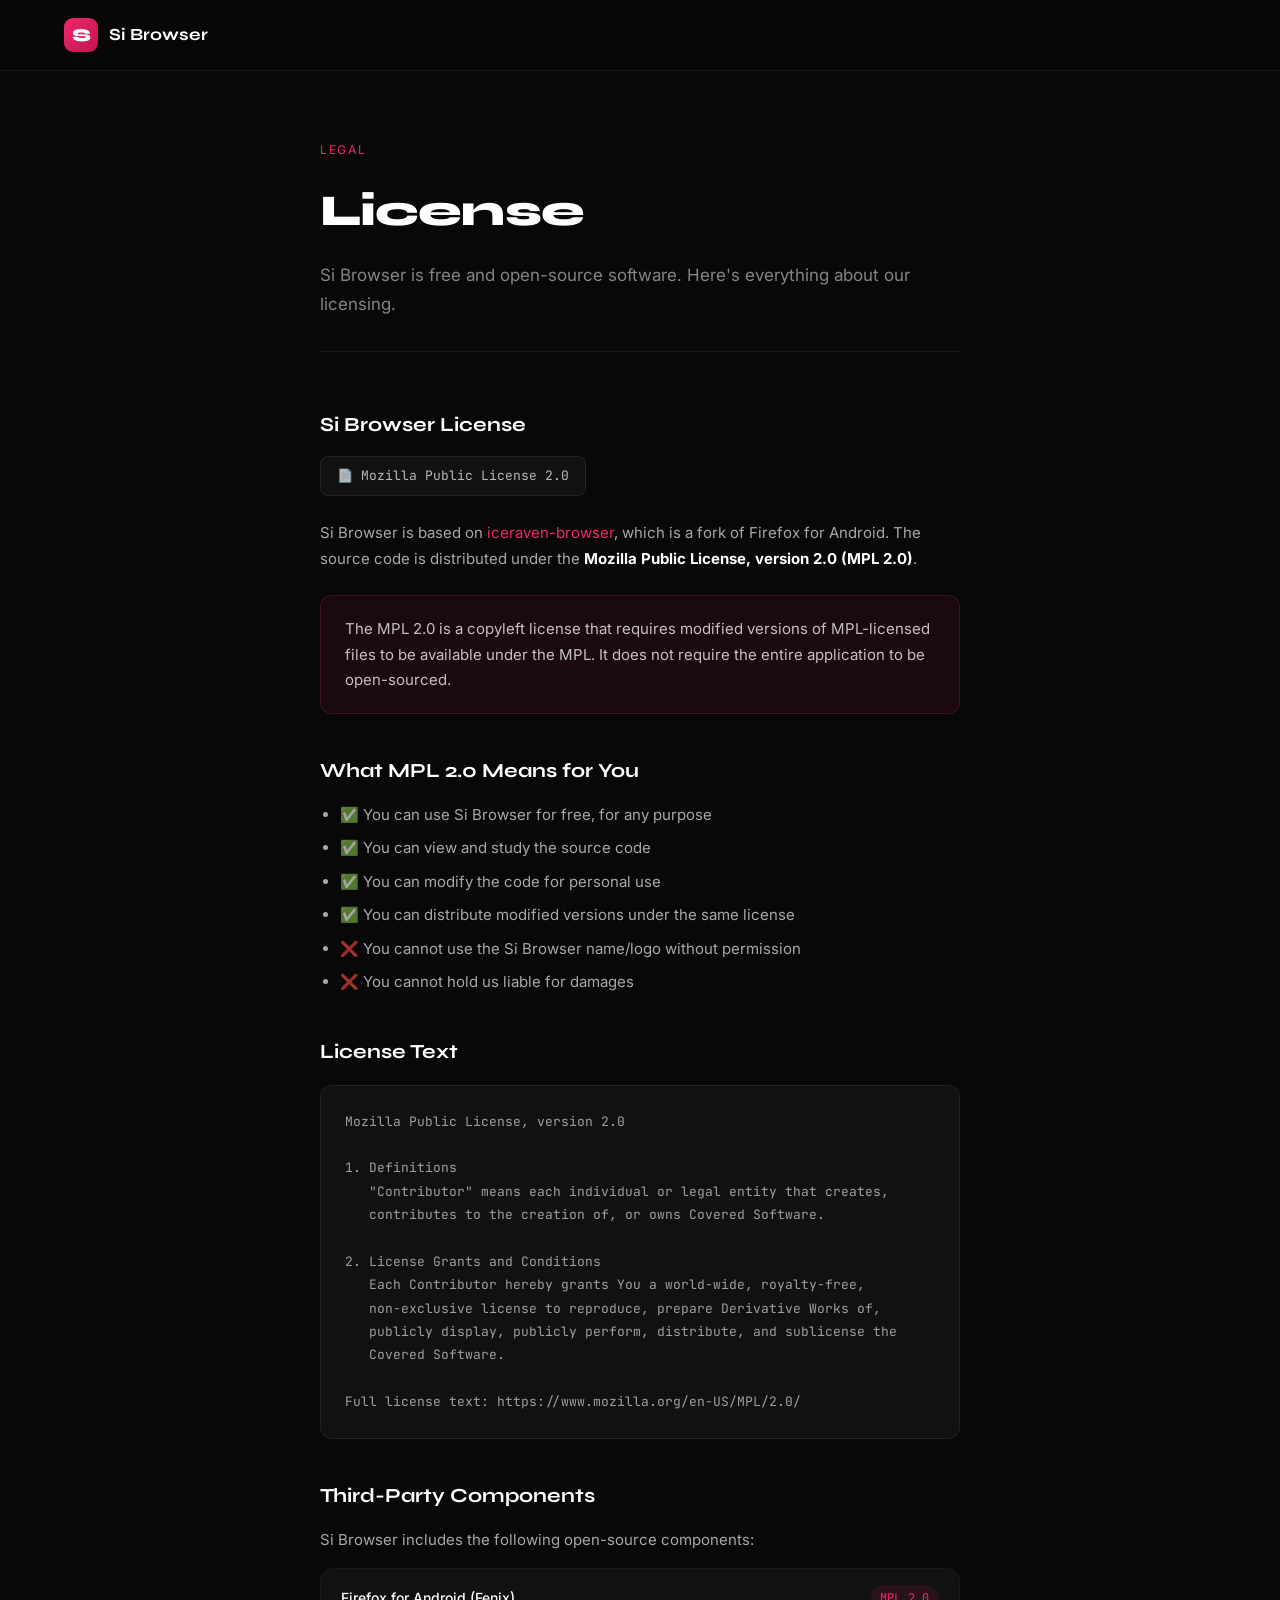
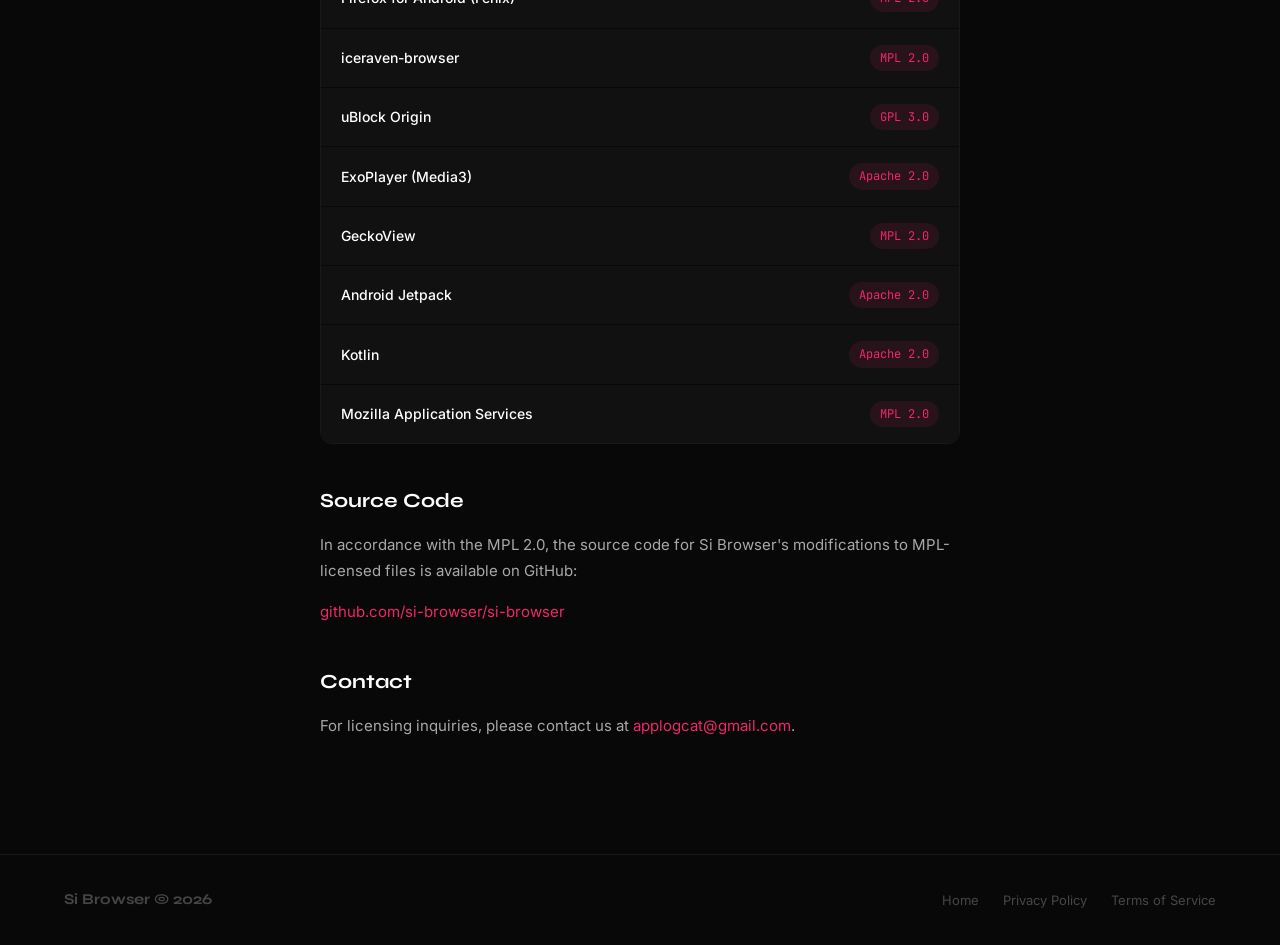
<file: license.html>
<!DOCTYPE html>
<html lang="en">
<head>
<meta charset="UTF-8">
<meta name="viewport" content="width=device-width, initial-scale=1.0">
<title>License - Si Browser</title>
<style>
  @import url('https://fonts.googleapis.com/css2?family=Syne:wght@700;800&family=Inter:wght@300;400;500&family=JetBrains+Mono:wght@400;500&display=swap');
  :root {
    --pink: #F0276A; --black: #080808; --surface: #111111;
    --border: rgba(255,255,255,0.07); --text-muted: rgba(255,255,255,0.5);
  }
  * { margin: 0; padding: 0; box-sizing: border-box; }
  body { background: var(--black); color: #fff; font-family: 'Inter', sans-serif; -webkit-font-smoothing: antialiased; line-height: 1.7; }
  nav { position: fixed; top: 0; left: 0; right: 0; z-index: 100; display: flex; align-items: center; justify-content: space-between; padding: 18px 64px; background: rgba(8,8,8,0.9); backdrop-filter: blur(24px); border-bottom: 1px solid var(--border); }
  .logo { display: flex; align-items: center; gap: 11px; text-decoration: none; }
  .logo-mark { width: 34px; height: 34px; border-radius: 9px; background: linear-gradient(135deg, var(--pink), #C01550); display: flex; align-items: center; justify-content: center; font-family: 'Syne', sans-serif; font-weight: 800; font-size: 18px; color: #fff; }
  .logo-name { font-family: 'Syne', sans-serif; font-weight: 700; font-size: 17px; color: #fff; }
  .content { max-width: 720px; margin: 0 auto; padding: 140px 40px 100px; }
  .page-label { font-size: 12px; color: var(--pink); letter-spacing: 0.14em; text-transform: uppercase; margin-bottom: 14px; }
  h1 { font-family: 'Syne', sans-serif; font-weight: 800; font-size: 44px; letter-spacing: -0.02em; margin-bottom: 12px; }
  .subtitle { font-size: 17px; color: var(--text-muted); margin-bottom: 56px; padding-bottom: 32px; border-bottom: 1px solid var(--border); }
  h2 { font-family: 'Syne', sans-serif; font-weight: 700; font-size: 20px; margin: 40px 0 14px; }
  h3 { font-family: 'Syne', sans-serif; font-weight: 700; font-size: 16px; margin: 24px 0 10px; color: rgba(255,255,255,0.8); }
  p { font-size: 15px; color: rgba(255,255,255,0.65); margin-bottom: 16px; }
  ul { margin: 0 0 16px 20px; }
  ul li { font-size: 15px; color: rgba(255,255,255,0.65); margin-bottom: 8px; }
  a { color: var(--pink); text-decoration: none; }
  a:hover { text-decoration: underline; }
  .highlight { background: rgba(240,39,106,0.08); border: 1px solid rgba(240,39,106,0.2); border-radius: 12px; padding: 20px 24px; margin: 24px 0; }
  .highlight p { margin: 0; color: rgba(255,255,255,0.75); }
  .license-badge { display: inline-flex; align-items: center; gap: 8px; background: var(--surface); border: 1px solid var(--border); padding: 8px 16px; border-radius: 8px; font-family: 'JetBrains Mono', monospace; font-size: 13px; color: rgba(255,255,255,0.7); margin-bottom: 24px; }
  .code-block { background: var(--surface); border: 1px solid var(--border); border-radius: 12px; padding: 24px; font-family: 'JetBrains Mono', monospace; font-size: 13px; color: rgba(255,255,255,0.6); line-height: 1.8; margin: 16px 0 24px; overflow-x: auto; white-space: pre-wrap; }
  .component-list { display: flex; flex-direction: column; gap: 1px; border: 1px solid var(--border); border-radius: 12px; overflow: hidden; margin: 16px 0; }
  .component-item { background: var(--surface); padding: 16px 20px; display: flex; justify-content: space-between; align-items: center; }
  .component-item:hover { background: rgba(255,255,255,0.03); }
  .component-name { font-size: 14px; font-weight: 500; }
  .component-license { font-family: 'JetBrains Mono', monospace; font-size: 12px; color: var(--pink); background: rgba(240,39,106,0.1); padding: 3px 10px; border-radius: 100px; }
  footer { border-top: 1px solid var(--border); padding: 32px 64px; display: flex; align-items: center; justify-content: space-between; }
  .footer-logo { font-family: 'Syne', sans-serif; font-weight: 700; font-size: 15px; color: rgba(255,255,255,0.25); }
  .footer-links { display: flex; gap: 24px; }
  .footer-links a { font-size: 13px; color: rgba(255,255,255,0.25); text-decoration: none; }
  .footer-links a:hover { color: rgba(255,255,255,0.6); }
  @media (max-width: 768px) {
    nav { padding: 16px 20px; }
    .content { padding: 100px 20px 80px; }
    h1 { font-size: 32px; }
    footer { padding: 28px 20px; flex-direction: column; gap: 16px; }
  }
</style>
  <link rel="canonical" href="https://browser.beasonapps.com/license.html">
</head>
<body>
<nav>
  <a href="index.html" class="logo">
    <div class="logo-mark">S</div>
    <span class="logo-name">Si Browser</span>
  </a>
</nav>

<div class="content">
  <p class="page-label">Legal</p>
  <h1>License</h1>
  <p class="subtitle">Si Browser is free and open-source software. Here's everything about our licensing.</p>

  <h2>Si Browser License</h2>
  <div class="license-badge">📄 Mozilla Public License 2.0</div>
  <p>Si Browser is based on <a href="https://github.com/fork-maintainers/iceraven-browser" target="_blank">iceraven-browser</a>, which is a fork of Firefox for Android. The source code is distributed under the <strong style="color:#fff">Mozilla Public License, version 2.0 (MPL 2.0)</strong>.</p>

  <div class="highlight">
    <p>The MPL 2.0 is a copyleft license that requires modified versions of MPL-licensed files to be available under the MPL. It does not require the entire application to be open-sourced.</p>
  </div>

  <h2>What MPL 2.0 Means for You</h2>
  <ul>
    <li>✅ You can use Si Browser for free, for any purpose</li>
    <li>✅ You can view and study the source code</li>
    <li>✅ You can modify the code for personal use</li>
    <li>✅ You can distribute modified versions under the same license</li>
    <li>❌ You cannot use the Si Browser name/logo without permission</li>
    <li>❌ You cannot hold us liable for damages</li>
  </ul>

  <h2>License Text</h2>
  <div class="code-block">Mozilla Public License, version 2.0

1. Definitions
   "Contributor" means each individual or legal entity that creates,
   contributes to the creation of, or owns Covered Software.

2. License Grants and Conditions
   Each Contributor hereby grants You a world-wide, royalty-free,
   non-exclusive license to reproduce, prepare Derivative Works of,
   publicly display, publicly perform, distribute, and sublicense the
   Covered Software.

Full license text: https://www.mozilla.org/en-US/MPL/2.0/</div>

  <h2>Third-Party Components</h2>
  <p>Si Browser includes the following open-source components:</p>

  <div class="component-list">
    <div class="component-item">
      <span class="component-name">Firefox for Android (Fenix)</span>
      <span class="component-license">MPL 2.0</span>
    </div>
    <div class="component-item">
      <span class="component-name">iceraven-browser</span>
      <span class="component-license">MPL 2.0</span>
    </div>
    <div class="component-item">
      <span class="component-name">uBlock Origin</span>
      <span class="component-license">GPL 3.0</span>
    </div>
    <div class="component-item">
      <span class="component-name">ExoPlayer (Media3)</span>
      <span class="component-license">Apache 2.0</span>
    </div>
    <div class="component-item">
      <span class="component-name">GeckoView</span>
      <span class="component-license">MPL 2.0</span>
    </div>
    <div class="component-item">
      <span class="component-name">Android Jetpack</span>
      <span class="component-license">Apache 2.0</span>
    </div>
    <div class="component-item">
      <span class="component-name">Kotlin</span>
      <span class="component-license">Apache 2.0</span>
    </div>
    <div class="component-item">
      <span class="component-name">Mozilla Application Services</span>
      <span class="component-license">MPL 2.0</span>
    </div>
  </div>

  <h2>Source Code</h2>
  <p>In accordance with the MPL 2.0, the source code for Si Browser's modifications to MPL-licensed files is available on GitHub:</p>
  <p><a href="https://github.com/si-browser/si-browser" target="_blank">github.com/si-browser/si-browser</a></p>

  <h2>Contact</h2>
  <p>For licensing inquiries, please contact us at <a href="mailto:applogcat@gmail.com">applogcat@gmail.com</a>.</p>
</div>

<footer>
  <div class="footer-logo">Si Browser © 2026</div>
  <div class="footer-links">
    <a href="index.html">Home</a>
    <a href="privacy.html">Privacy Policy</a>
    <a href="terms.html">Terms of Service</a>
  </div>
</footer>
</body>
</html>
</file>
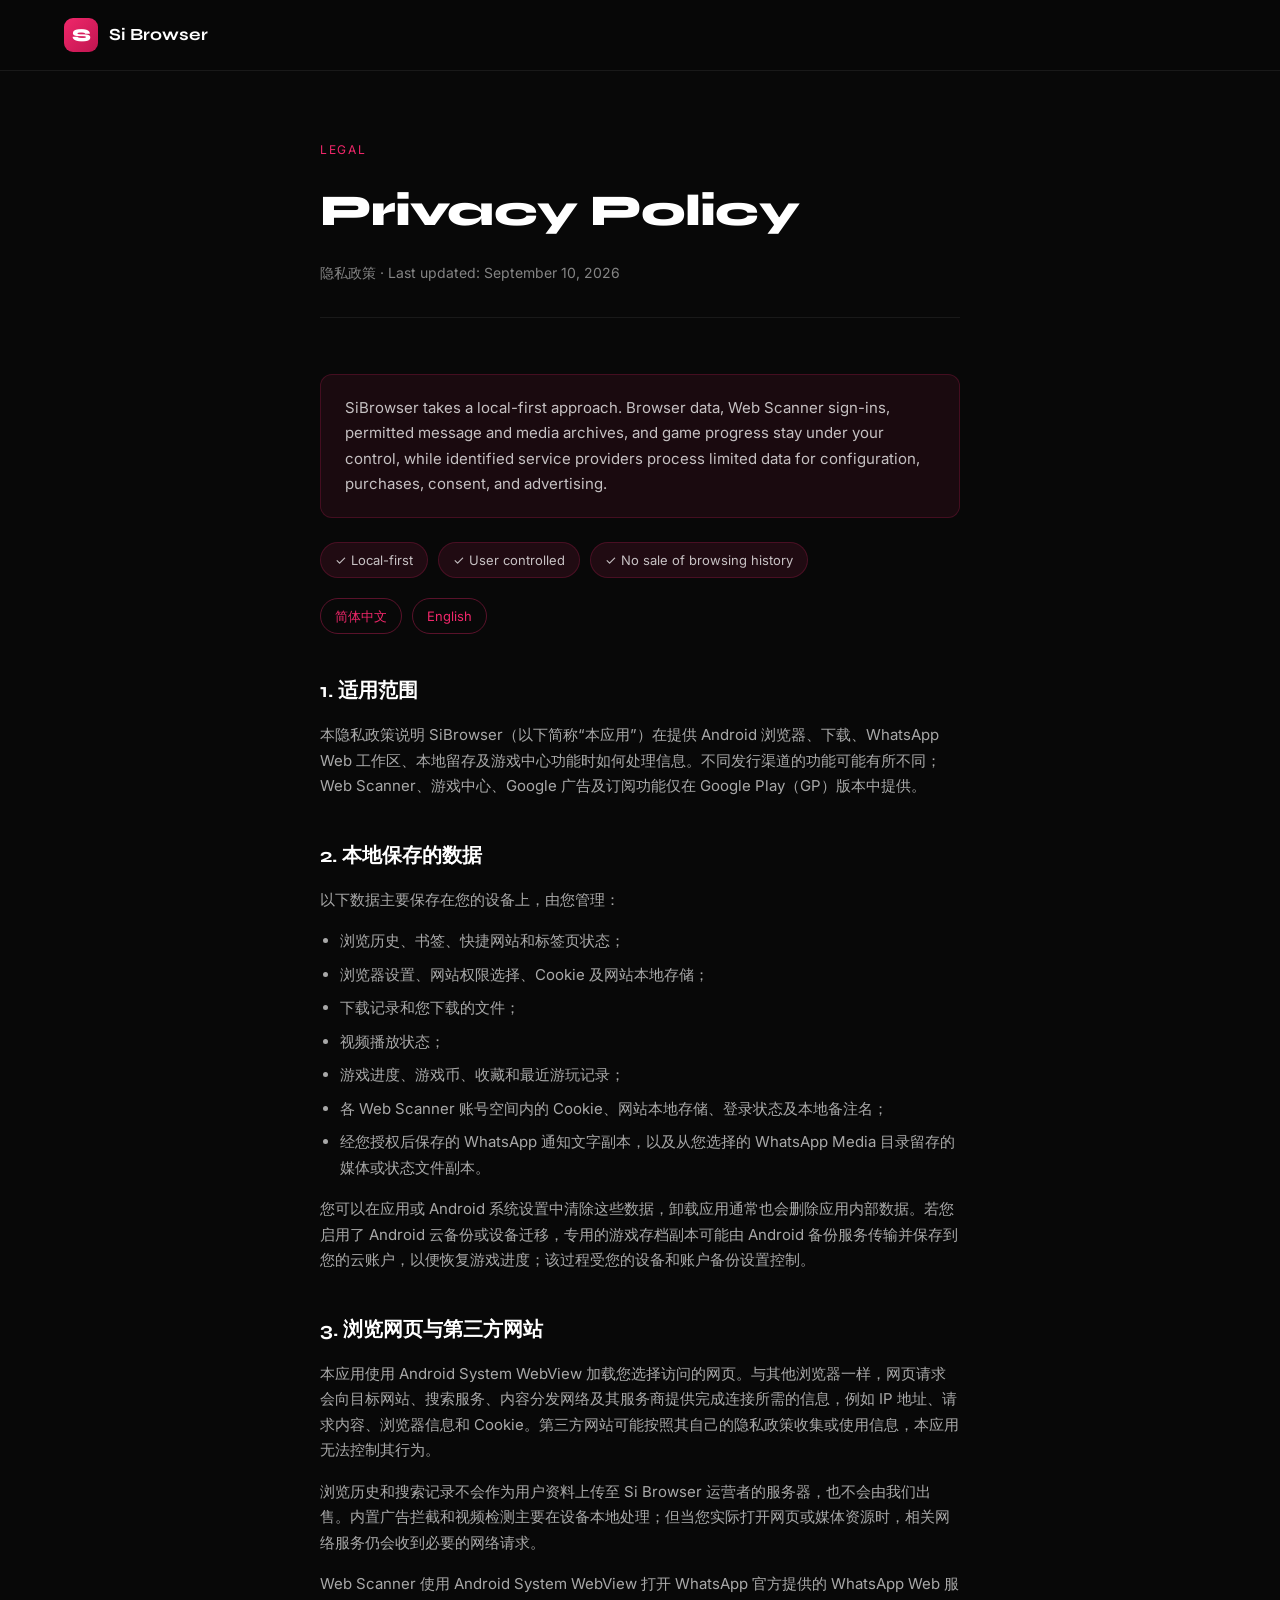
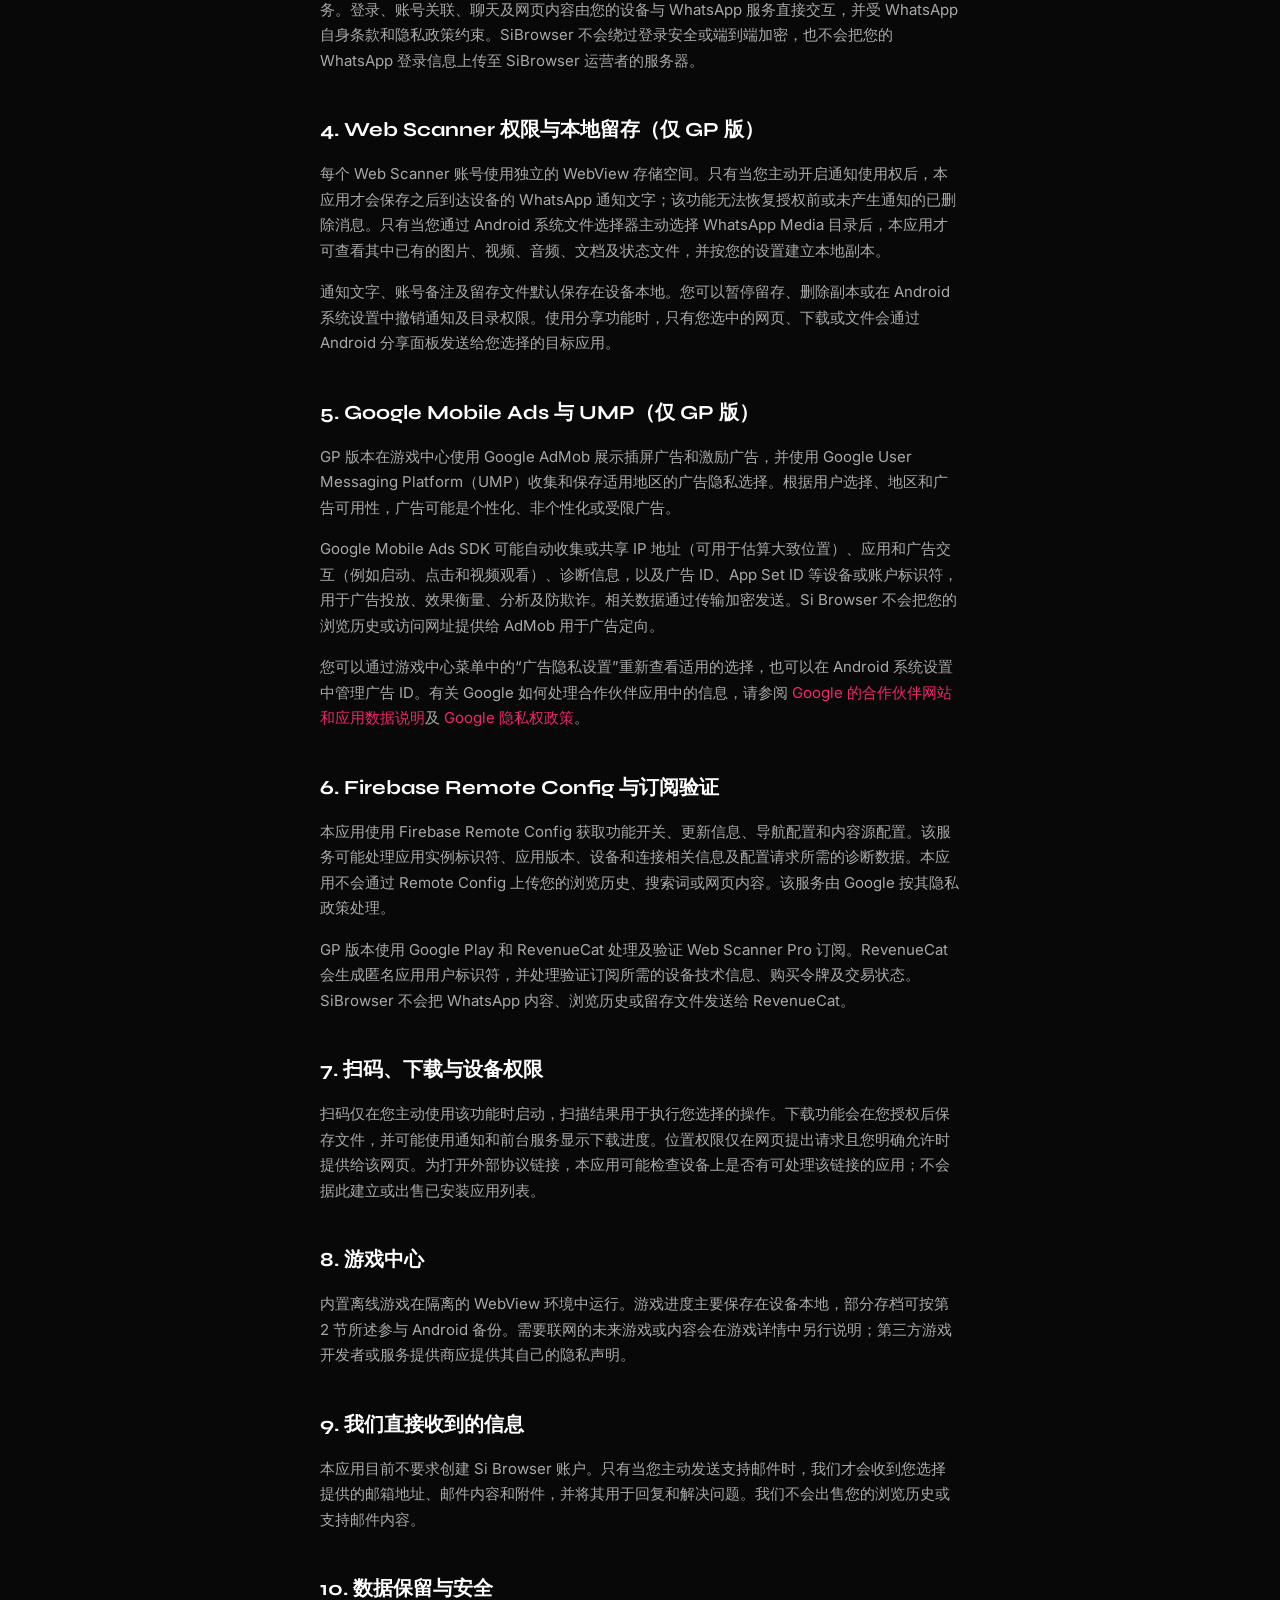
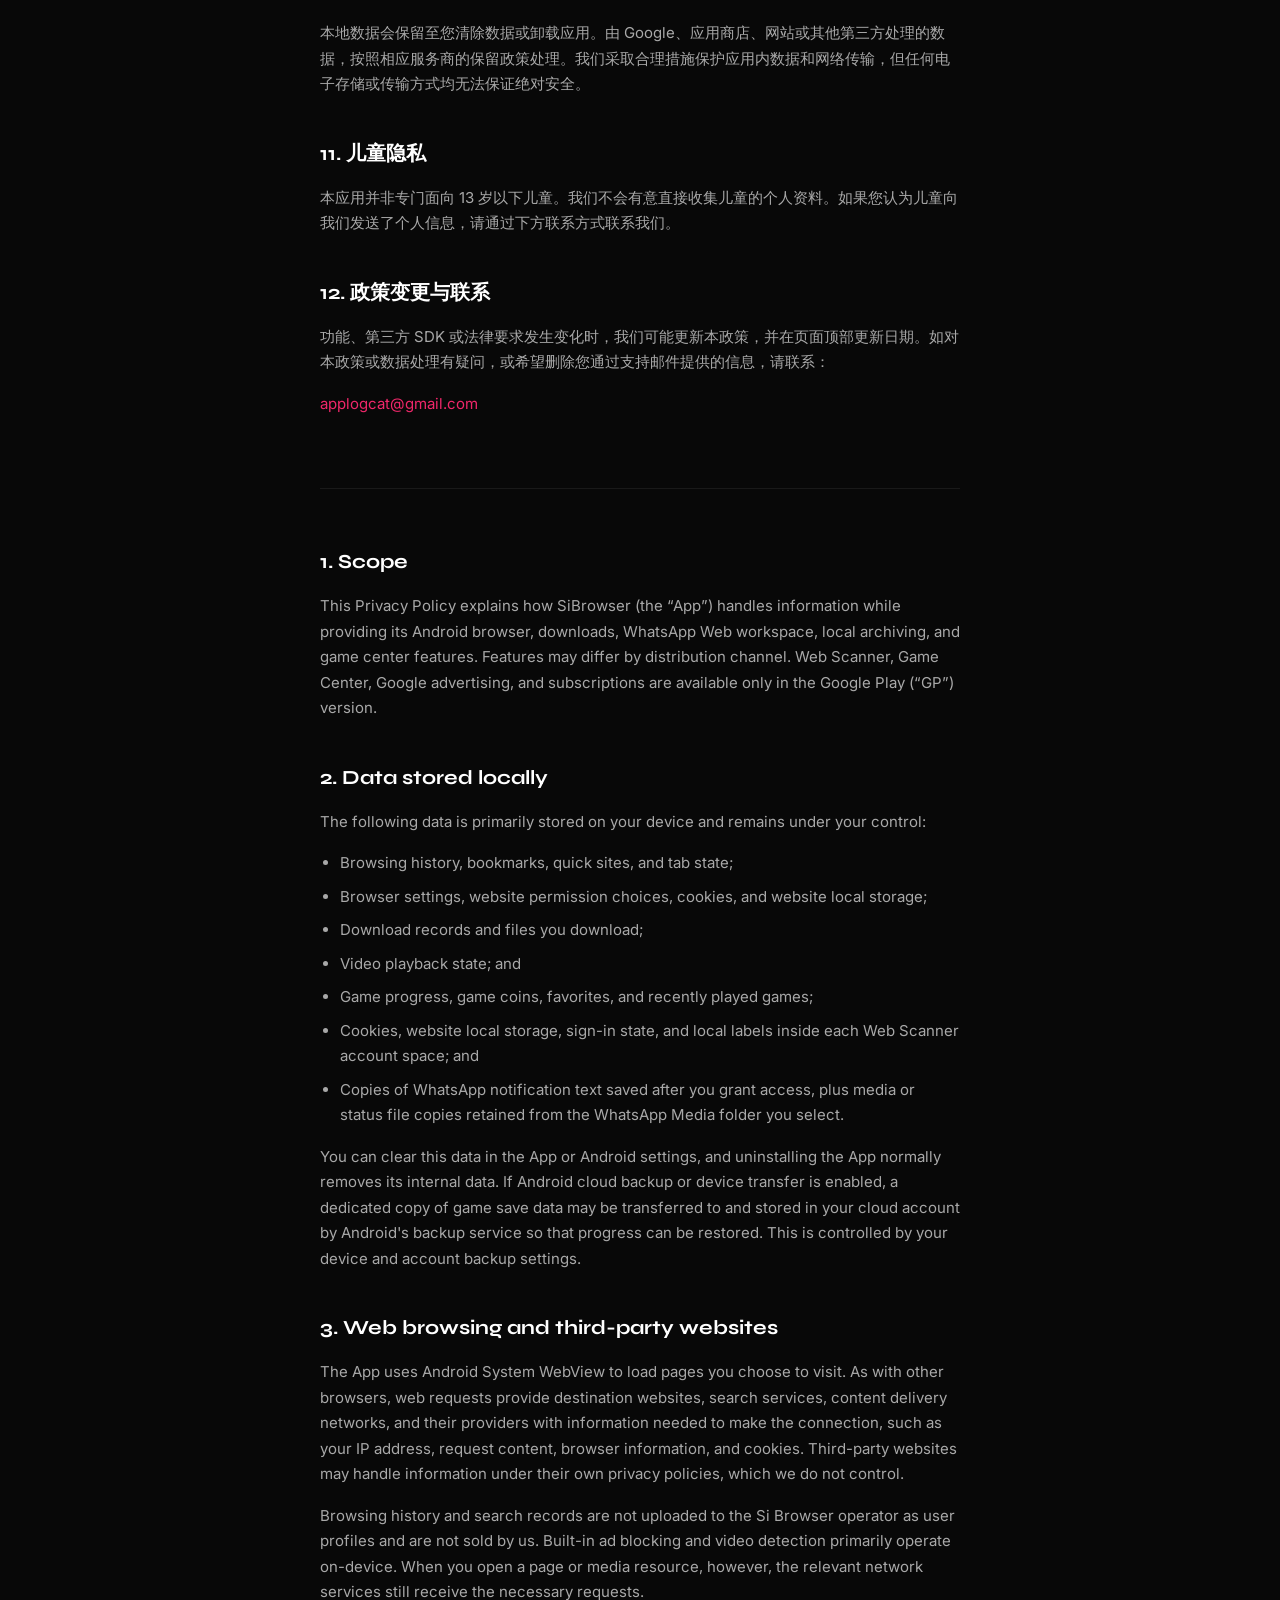
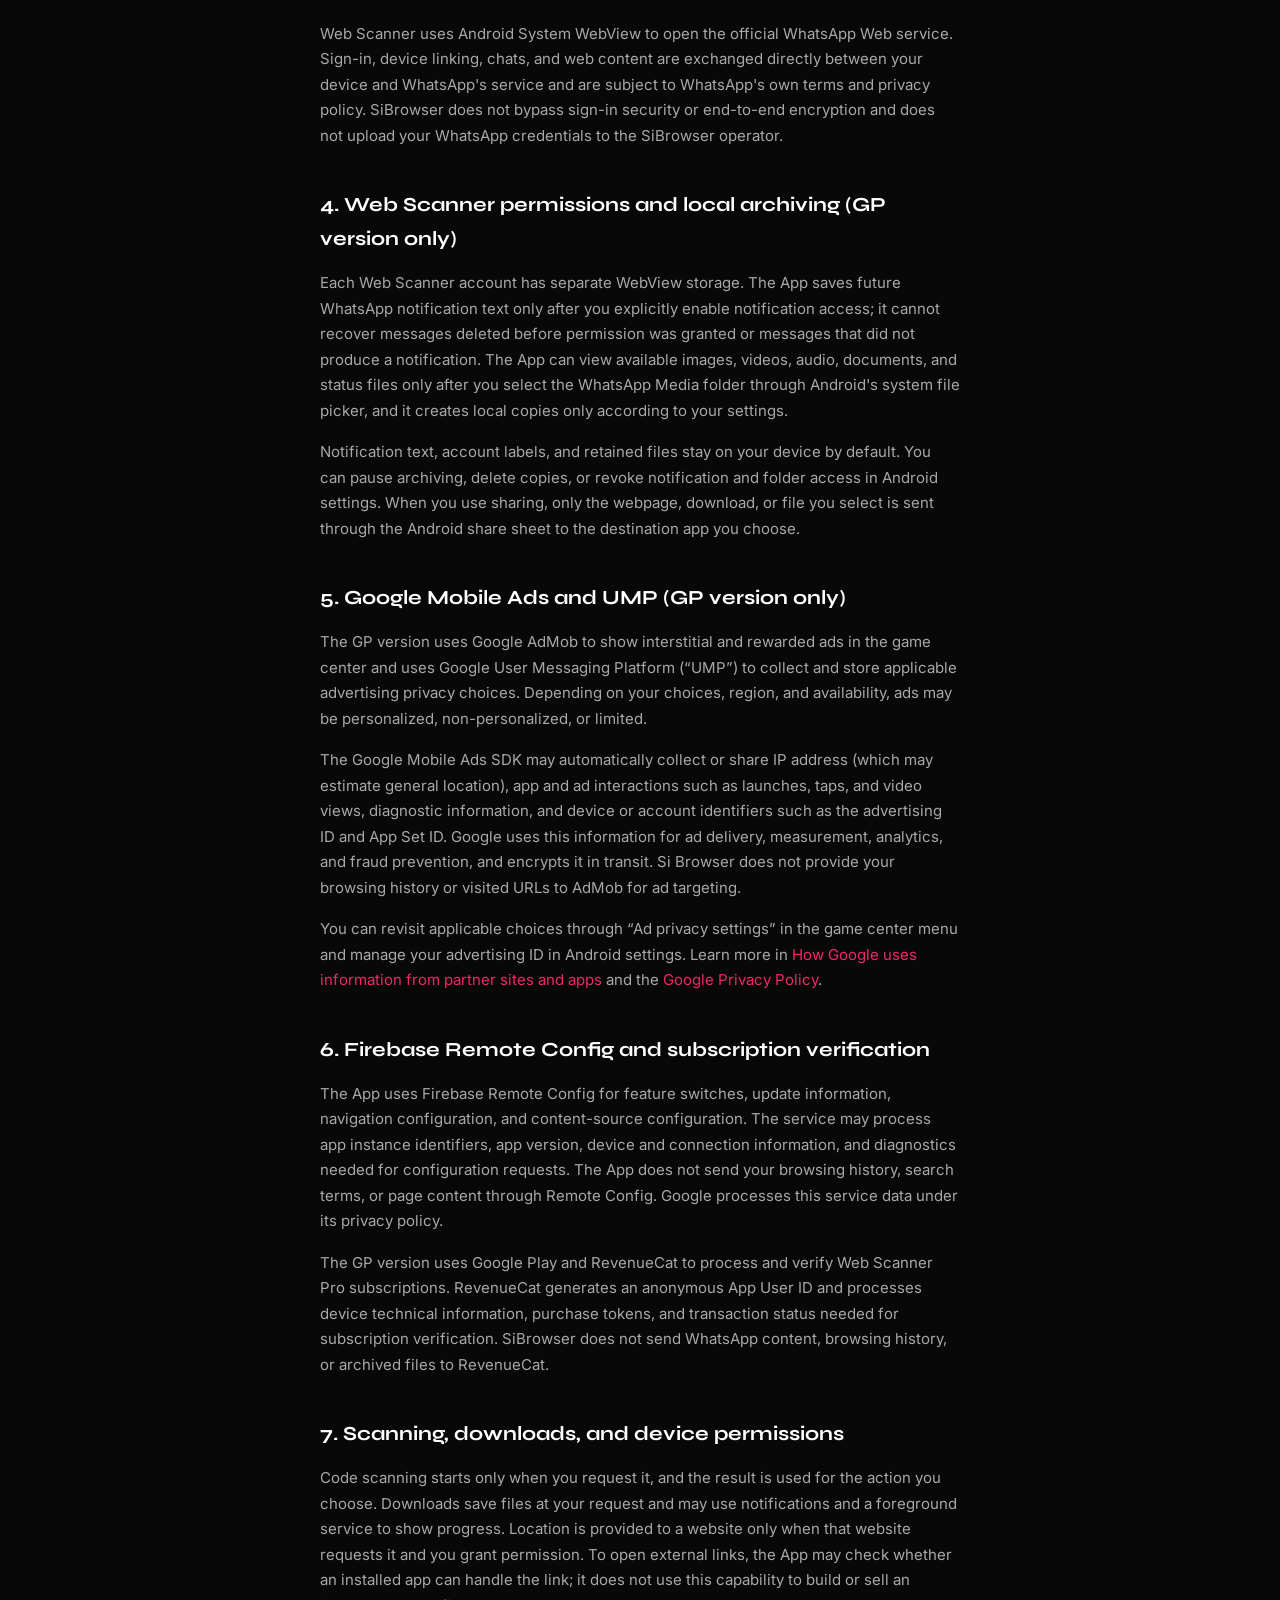
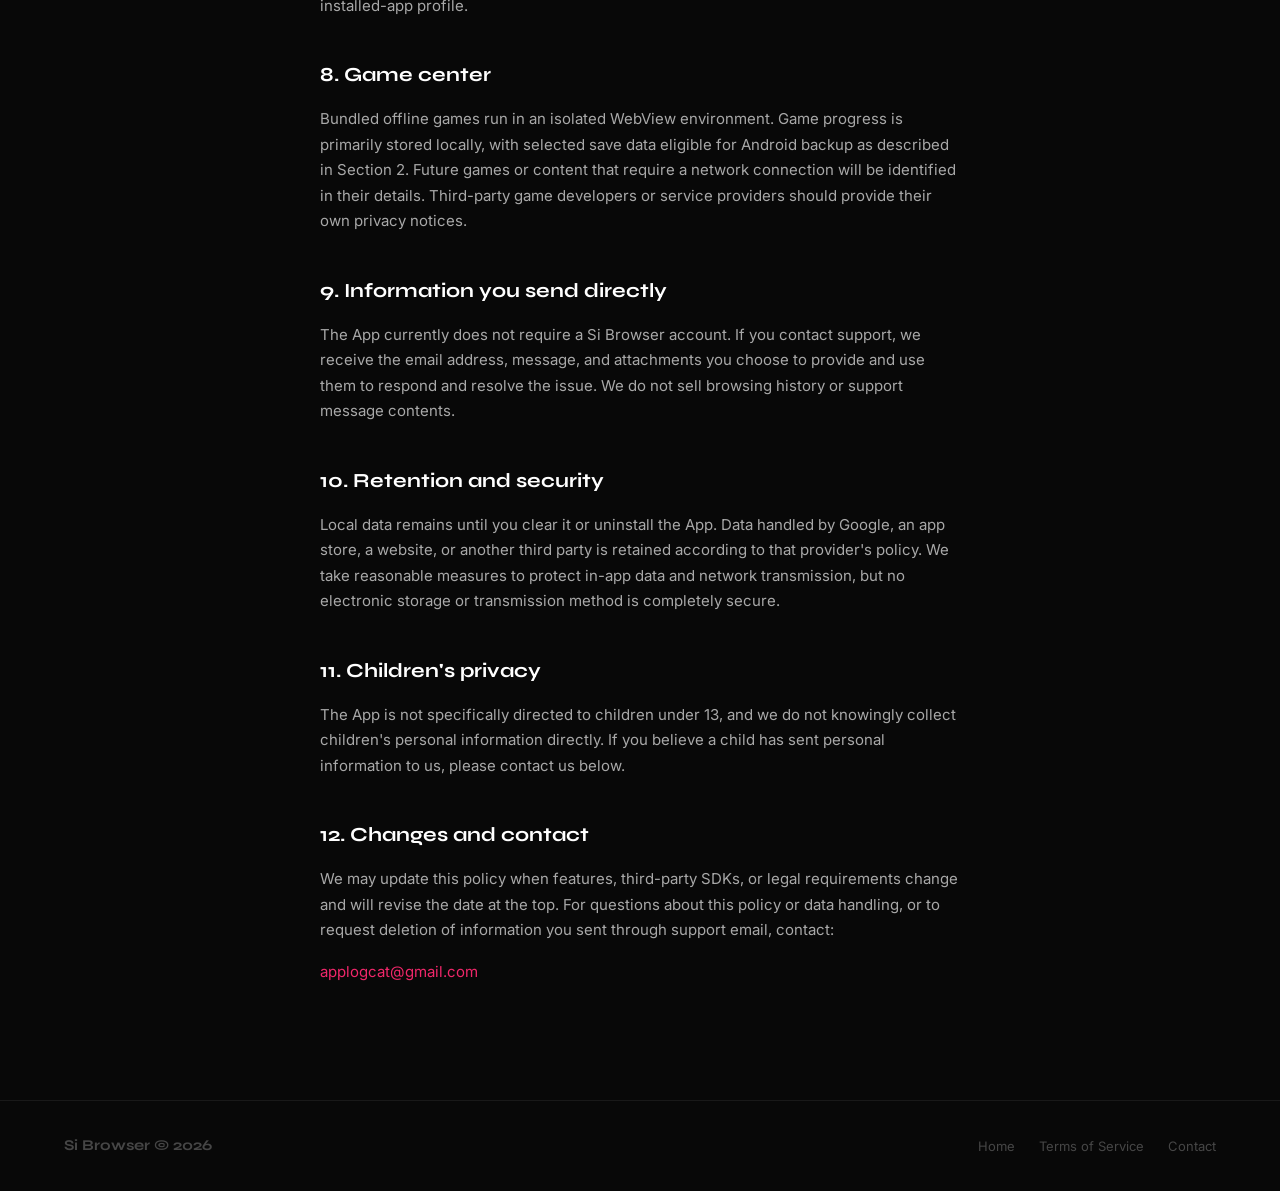
<file: privacy.html>
<!DOCTYPE html>
<html lang="en">
<head>
<meta charset="UTF-8">
<meta name="viewport" content="width=device-width, initial-scale=1.0">
<title>Privacy Policy - Si Browser</title>
<style>
  @import url('https://fonts.googleapis.com/css2?family=Syne:wght@700;800&family=Inter:wght@300;400;500&display=swap');

  :root {
    --pink: #F0276A;
    --black: #080808;
    --surface: #111111;
    --border: rgba(255,255,255,0.07);
    --text-muted: rgba(255,255,255,0.5);
  }

  * { margin: 0; padding: 0; box-sizing: border-box; }
  html { scroll-behavior: smooth; }

  body {
    background: var(--black);
    color: #fff;
    font-family: 'Inter', sans-serif;
    -webkit-font-smoothing: antialiased;
    line-height: 1.7;
  }

  nav {
    position: fixed; top: 0; left: 0; right: 0; z-index: 100;
    display: flex; align-items: center; justify-content: space-between;
    padding: 18px 64px;
    background: rgba(8,8,8,0.9);
    backdrop-filter: blur(24px);
    border-bottom: 1px solid var(--border);
  }

  .logo { display: flex; align-items: center; gap: 11px; text-decoration: none; }
  .logo-mark {
    width: 34px; height: 34px; border-radius: 9px;
    background: linear-gradient(135deg, var(--pink), #C01550);
    display: flex; align-items: center; justify-content: center;
    font-family: 'Syne', sans-serif; font-weight: 800;
    font-size: 18px; color: #fff;
  }
  .logo-name {
    font-family: 'Syne', sans-serif; font-weight: 700;
    font-size: 17px; color: #fff;
  }

  .content {
    max-width: 720px; margin: 0 auto;
    padding: 140px 40px 100px;
  }

  .page-label {
    font-size: 12px; color: var(--pink);
    letter-spacing: 0.14em; text-transform: uppercase;
    margin-bottom: 14px;
  }

  h1 {
    font-family: 'Syne', sans-serif; font-weight: 800;
    font-size: 44px; letter-spacing: -0.02em;
    margin-bottom: 12px;
  }

  .last-updated {
    font-size: 14px; color: var(--text-muted);
    margin-bottom: 56px;
    padding-bottom: 32px;
    border-bottom: 1px solid var(--border);
  }

  h2 {
    font-family: 'Syne', sans-serif; font-weight: 700;
    font-size: 20px; margin: 40px 0 14px;
    color: #fff;
  }

  p {
    font-size: 15px; color: rgba(255,255,255,0.65);
    margin-bottom: 16px;
  }

  ul {
    margin: 0 0 16px 20px;
  }

  ul li {
    font-size: 15px; color: rgba(255,255,255,0.65);
    margin-bottom: 8px;
  }

  a { color: var(--pink); text-decoration: none; }
  a:hover { text-decoration: underline; }

  .highlight {
    background: rgba(240,39,106,0.08);
    border: 1px solid rgba(240,39,106,0.2);
    border-radius: 12px;
    padding: 20px 24px;
    margin: 24px 0;
  }

  .highlight p { margin: 0; color: rgba(255,255,255,0.75); }

  .badge-row {
    display: flex; flex-wrap: wrap; gap: 10px;
    margin: 20px 0;
  }

  .badge {
    display: inline-flex; align-items: center; gap: 7px;
    background: rgba(240,39,106,0.1);
    border: 1px solid rgba(240,39,106,0.2);
    padding: 6px 14px; border-radius: 100px;
    font-size: 13px; color: rgba(255,255,255,0.75);
  }

  .language-nav {
    display: flex; gap: 10px; margin: 20px 0 36px;
  }

  .language-nav a {
    border: 1px solid rgba(240,39,106,0.35);
    border-radius: 999px; padding: 6px 14px; font-size: 13px;
  }

  .policy-section {
    scroll-margin-top: 92px;
  }

  .language-divider {
    border: 0; border-top: 1px solid var(--border);
    margin: 72px 0 56px;
  }

  footer {
    border-top: 1px solid var(--border);
    padding: 32px 64px;
    display: flex; align-items: center; justify-content: space-between;
  }

  .footer-logo {
    font-family: 'Syne', sans-serif; font-weight: 700;
    font-size: 15px; color: rgba(255,255,255,0.25);
  }

  .footer-links { display: flex; gap: 24px; }
  .footer-links a {
    font-size: 13px; color: rgba(255,255,255,0.25);
    text-decoration: none;
  }
  .footer-links a:hover { color: rgba(255,255,255,0.6); }

  @media (max-width: 768px) {
    nav { padding: 16px 20px; }
    .content { padding: 100px 20px 80px; }
    h1 { font-size: 32px; }
    footer { padding: 28px 20px; flex-direction: column; gap: 16px; }
  }
</style>
  <link rel="canonical" href="https://browser.beasonapps.com/privacy.html">
</head>
<body>

<nav>
  <a href="index.html" class="logo">
    <div class="logo-mark">S</div>
    <span class="logo-name">Si Browser</span>
  </a>
</nav>

<div class="content">
  <p class="page-label">Legal</p>
  <h1>Privacy Policy</h1>
  <p class="last-updated">隐私政策 · Last updated: September 10, 2026</p>

  <div class="highlight">
    <p>SiBrowser takes a local-first approach. Browser data, Web Scanner sign-ins, permitted message and media archives, and game progress stay under your control, while identified service providers process limited data for configuration, purchases, consent, and advertising.</p>
  </div>

  <div class="badge-row">
    <span class="badge">✓ Local-first</span>
    <span class="badge">✓ User controlled</span>
    <span class="badge">✓ No sale of browsing history</span>
  </div>

  <div class="language-nav">
    <a href="#zh-cn">简体中文</a>
    <a href="#english">English</a>
  </div>

  <section id="zh-cn" class="policy-section" lang="zh-CN">
    <h2>1. 适用范围</h2>
    <p>本隐私政策说明 SiBrowser（以下简称“本应用”）在提供 Android 浏览器、下载、WhatsApp Web 工作区、本地留存及游戏中心功能时如何处理信息。不同发行渠道的功能可能有所不同；Web Scanner、游戏中心、Google 广告及订阅功能仅在 Google Play（GP）版本中提供。</p>

    <h2>2. 本地保存的数据</h2>
    <p>以下数据主要保存在您的设备上，由您管理：</p>
    <ul>
      <li>浏览历史、书签、快捷网站和标签页状态；</li>
      <li>浏览器设置、网站权限选择、Cookie 及网站本地存储；</li>
      <li>下载记录和您下载的文件；</li>
      <li>视频播放状态；</li>
      <li>游戏进度、游戏币、收藏和最近游玩记录；</li>
      <li>各 Web Scanner 账号空间内的 Cookie、网站本地存储、登录状态及本地备注名；</li>
      <li>经您授权后保存的 WhatsApp 通知文字副本，以及从您选择的 WhatsApp Media 目录留存的媒体或状态文件副本。</li>
    </ul>
    <p>您可以在应用或 Android 系统设置中清除这些数据，卸载应用通常也会删除应用内部数据。若您启用了 Android 云备份或设备迁移，专用的游戏存档副本可能由 Android 备份服务传输并保存到您的云账户，以便恢复游戏进度；该过程受您的设备和账户备份设置控制。</p>

    <h2>3. 浏览网页与第三方网站</h2>
    <p>本应用使用 Android System WebView 加载您选择访问的网页。与其他浏览器一样，网页请求会向目标网站、搜索服务、内容分发网络及其服务商提供完成连接所需的信息，例如 IP 地址、请求内容、浏览器信息和 Cookie。第三方网站可能按照其自己的隐私政策收集或使用信息，本应用无法控制其行为。</p>
    <p>浏览历史和搜索记录不会作为用户资料上传至 Si Browser 运营者的服务器，也不会由我们出售。内置广告拦截和视频检测主要在设备本地处理；但当您实际打开网页或媒体资源时，相关网络服务仍会收到必要的网络请求。</p>
    <p>Web Scanner 使用 Android System WebView 打开 WhatsApp 官方提供的 WhatsApp Web 服务。登录、账号关联、聊天及网页内容由您的设备与 WhatsApp 服务直接交互，并受 WhatsApp 自身条款和隐私政策约束。SiBrowser 不会绕过登录安全或端到端加密，也不会把您的 WhatsApp 登录信息上传至 SiBrowser 运营者的服务器。</p>

    <h2>4. Web Scanner 权限与本地留存（仅 GP 版）</h2>
    <p>每个 Web Scanner 账号使用独立的 WebView 存储空间。只有当您主动开启通知使用权后，本应用才会保存之后到达设备的 WhatsApp 通知文字；该功能无法恢复授权前或未产生通知的已删除消息。只有当您通过 Android 系统文件选择器主动选择 WhatsApp Media 目录后，本应用才可查看其中已有的图片、视频、音频、文档及状态文件，并按您的设置建立本地副本。</p>
    <p>通知文字、账号备注及留存文件默认保存在设备本地。您可以暂停留存、删除副本或在 Android 系统设置中撤销通知及目录权限。使用分享功能时，只有您选中的网页、下载或文件会通过 Android 分享面板发送给您选择的目标应用。</p>

    <h2>5. Google Mobile Ads 与 UMP（仅 GP 版）</h2>
    <p>GP 版本在游戏中心使用 Google AdMob 展示插屏广告和激励广告，并使用 Google User Messaging Platform（UMP）收集和保存适用地区的广告隐私选择。根据用户选择、地区和广告可用性，广告可能是个性化、非个性化或受限广告。</p>
    <p>Google Mobile Ads SDK 可能自动收集或共享 IP 地址（可用于估算大致位置）、应用和广告交互（例如启动、点击和视频观看）、诊断信息，以及广告 ID、App Set ID 等设备或账户标识符，用于广告投放、效果衡量、分析及防欺诈。相关数据通过传输加密发送。Si Browser 不会把您的浏览历史或访问网址提供给 AdMob 用于广告定向。</p>
    <p>您可以通过游戏中心菜单中的“广告隐私设置”重新查看适用的选择，也可以在 Android 系统设置中管理广告 ID。有关 Google 如何处理合作伙伴应用中的信息，请参阅 <a href="https://policies.google.com/technologies/partner-sites" rel="noopener">Google 的合作伙伴网站和应用数据说明</a>及 <a href="https://policies.google.com/privacy" rel="noopener">Google 隐私权政策</a>。</p>

    <h2>6. Firebase Remote Config 与订阅验证</h2>
    <p>本应用使用 Firebase Remote Config 获取功能开关、更新信息、导航配置和内容源配置。该服务可能处理应用实例标识符、应用版本、设备和连接相关信息及配置请求所需的诊断数据。本应用不会通过 Remote Config 上传您的浏览历史、搜索词或网页内容。该服务由 Google 按其隐私政策处理。</p>
    <p>GP 版本使用 Google Play 和 RevenueCat 处理及验证 Web Scanner Pro 订阅。RevenueCat 会生成匿名应用用户标识符，并处理验证订阅所需的设备技术信息、购买令牌及交易状态。SiBrowser 不会把 WhatsApp 内容、浏览历史或留存文件发送给 RevenueCat。</p>

    <h2>7. 扫码、下载与设备权限</h2>
    <p>扫码仅在您主动使用该功能时启动，扫描结果用于执行您选择的操作。下载功能会在您授权后保存文件，并可能使用通知和前台服务显示下载进度。位置权限仅在网页提出请求且您明确允许时提供给该网页。为打开外部协议链接，本应用可能检查设备上是否有可处理该链接的应用；不会据此建立或出售已安装应用列表。</p>

    <h2>8. 游戏中心</h2>
    <p>内置离线游戏在隔离的 WebView 环境中运行。游戏进度主要保存在设备本地，部分存档可按第 2 节所述参与 Android 备份。需要联网的未来游戏或内容会在游戏详情中另行说明；第三方游戏开发者或服务提供商应提供其自己的隐私声明。</p>

    <h2>9. 我们直接收到的信息</h2>
    <p>本应用目前不要求创建 Si Browser 账户。只有当您主动发送支持邮件时，我们才会收到您选择提供的邮箱地址、邮件内容和附件，并将其用于回复和解决问题。我们不会出售您的浏览历史或支持邮件内容。</p>

    <h2>10. 数据保留与安全</h2>
    <p>本地数据会保留至您清除数据或卸载应用。由 Google、应用商店、网站或其他第三方处理的数据，按照相应服务商的保留政策处理。我们采取合理措施保护应用内数据和网络传输，但任何电子存储或传输方式均无法保证绝对安全。</p>

    <h2>11. 儿童隐私</h2>
    <p>本应用并非专门面向 13 岁以下儿童。我们不会有意直接收集儿童的个人资料。如果您认为儿童向我们发送了个人信息，请通过下方联系方式联系我们。</p>

    <h2>12. 政策变更与联系</h2>
    <p>功能、第三方 SDK 或法律要求发生变化时，我们可能更新本政策，并在页面顶部更新日期。如对本政策或数据处理有疑问，或希望删除您通过支持邮件提供的信息，请联系：</p>
    <p><a href="mailto:applogcat@gmail.com">applogcat@gmail.com</a></p>
  </section>

  <hr class="language-divider">

  <section id="english" class="policy-section" lang="en">
    <h2>1. Scope</h2>
    <p>This Privacy Policy explains how SiBrowser (the “App”) handles information while providing its Android browser, downloads, WhatsApp Web workspace, local archiving, and game center features. Features may differ by distribution channel. Web Scanner, Game Center, Google advertising, and subscriptions are available only in the Google Play (“GP”) version.</p>

    <h2>2. Data stored locally</h2>
    <p>The following data is primarily stored on your device and remains under your control:</p>
    <ul>
      <li>Browsing history, bookmarks, quick sites, and tab state;</li>
      <li>Browser settings, website permission choices, cookies, and website local storage;</li>
      <li>Download records and files you download;</li>
      <li>Video playback state; and</li>
      <li>Game progress, game coins, favorites, and recently played games;</li>
      <li>Cookies, website local storage, sign-in state, and local labels inside each Web Scanner account space; and</li>
      <li>Copies of WhatsApp notification text saved after you grant access, plus media or status file copies retained from the WhatsApp Media folder you select.</li>
    </ul>
    <p>You can clear this data in the App or Android settings, and uninstalling the App normally removes its internal data. If Android cloud backup or device transfer is enabled, a dedicated copy of game save data may be transferred to and stored in your cloud account by Android's backup service so that progress can be restored. This is controlled by your device and account backup settings.</p>

    <h2>3. Web browsing and third-party websites</h2>
    <p>The App uses Android System WebView to load pages you choose to visit. As with other browsers, web requests provide destination websites, search services, content delivery networks, and their providers with information needed to make the connection, such as your IP address, request content, browser information, and cookies. Third-party websites may handle information under their own privacy policies, which we do not control.</p>
    <p>Browsing history and search records are not uploaded to the Si Browser operator as user profiles and are not sold by us. Built-in ad blocking and video detection primarily operate on-device. When you open a page or media resource, however, the relevant network services still receive the necessary requests.</p>
    <p>Web Scanner uses Android System WebView to open the official WhatsApp Web service. Sign-in, device linking, chats, and web content are exchanged directly between your device and WhatsApp's service and are subject to WhatsApp's own terms and privacy policy. SiBrowser does not bypass sign-in security or end-to-end encryption and does not upload your WhatsApp credentials to the SiBrowser operator.</p>

    <h2>4. Web Scanner permissions and local archiving (GP version only)</h2>
    <p>Each Web Scanner account has separate WebView storage. The App saves future WhatsApp notification text only after you explicitly enable notification access; it cannot recover messages deleted before permission was granted or messages that did not produce a notification. The App can view available images, videos, audio, documents, and status files only after you select the WhatsApp Media folder through Android's system file picker, and it creates local copies only according to your settings.</p>
    <p>Notification text, account labels, and retained files stay on your device by default. You can pause archiving, delete copies, or revoke notification and folder access in Android settings. When you use sharing, only the webpage, download, or file you select is sent through the Android share sheet to the destination app you choose.</p>

    <h2>5. Google Mobile Ads and UMP (GP version only)</h2>
    <p>The GP version uses Google AdMob to show interstitial and rewarded ads in the game center and uses Google User Messaging Platform (“UMP”) to collect and store applicable advertising privacy choices. Depending on your choices, region, and availability, ads may be personalized, non-personalized, or limited.</p>
    <p>The Google Mobile Ads SDK may automatically collect or share IP address (which may estimate general location), app and ad interactions such as launches, taps, and video views, diagnostic information, and device or account identifiers such as the advertising ID and App Set ID. Google uses this information for ad delivery, measurement, analytics, and fraud prevention, and encrypts it in transit. Si Browser does not provide your browsing history or visited URLs to AdMob for ad targeting.</p>
    <p>You can revisit applicable choices through “Ad privacy settings” in the game center menu and manage your advertising ID in Android settings. Learn more in <a href="https://policies.google.com/technologies/partner-sites" rel="noopener">How Google uses information from partner sites and apps</a> and the <a href="https://policies.google.com/privacy" rel="noopener">Google Privacy Policy</a>.</p>

    <h2>6. Firebase Remote Config and subscription verification</h2>
    <p>The App uses Firebase Remote Config for feature switches, update information, navigation configuration, and content-source configuration. The service may process app instance identifiers, app version, device and connection information, and diagnostics needed for configuration requests. The App does not send your browsing history, search terms, or page content through Remote Config. Google processes this service data under its privacy policy.</p>
    <p>The GP version uses Google Play and RevenueCat to process and verify Web Scanner Pro subscriptions. RevenueCat generates an anonymous App User ID and processes device technical information, purchase tokens, and transaction status needed for subscription verification. SiBrowser does not send WhatsApp content, browsing history, or archived files to RevenueCat.</p>

    <h2>7. Scanning, downloads, and device permissions</h2>
    <p>Code scanning starts only when you request it, and the result is used for the action you choose. Downloads save files at your request and may use notifications and a foreground service to show progress. Location is provided to a website only when that website requests it and you grant permission. To open external links, the App may check whether an installed app can handle the link; it does not use this capability to build or sell an installed-app profile.</p>

    <h2>8. Game center</h2>
    <p>Bundled offline games run in an isolated WebView environment. Game progress is primarily stored locally, with selected save data eligible for Android backup as described in Section 2. Future games or content that require a network connection will be identified in their details. Third-party game developers or service providers should provide their own privacy notices.</p>

    <h2>9. Information you send directly</h2>
    <p>The App currently does not require a Si Browser account. If you contact support, we receive the email address, message, and attachments you choose to provide and use them to respond and resolve the issue. We do not sell browsing history or support message contents.</p>

    <h2>10. Retention and security</h2>
    <p>Local data remains until you clear it or uninstall the App. Data handled by Google, an app store, a website, or another third party is retained according to that provider's policy. We take reasonable measures to protect in-app data and network transmission, but no electronic storage or transmission method is completely secure.</p>

    <h2>11. Children's privacy</h2>
    <p>The App is not specifically directed to children under 13, and we do not knowingly collect children's personal information directly. If you believe a child has sent personal information to us, please contact us below.</p>

    <h2>12. Changes and contact</h2>
    <p>We may update this policy when features, third-party SDKs, or legal requirements change and will revise the date at the top. For questions about this policy or data handling, or to request deletion of information you sent through support email, contact:</p>
    <p><a href="mailto:applogcat@gmail.com">applogcat@gmail.com</a></p>
  </section>

</div>

<footer>
  <div class="footer-logo">Si Browser © 2026</div>
  <div class="footer-links">
    <a href="index.html">Home</a>
    <a href="terms.html">Terms of Service</a>
    <a href="mailto:applogcat@gmail.com">Contact</a>
  </div>
</footer>

</body>
</html>
</file>
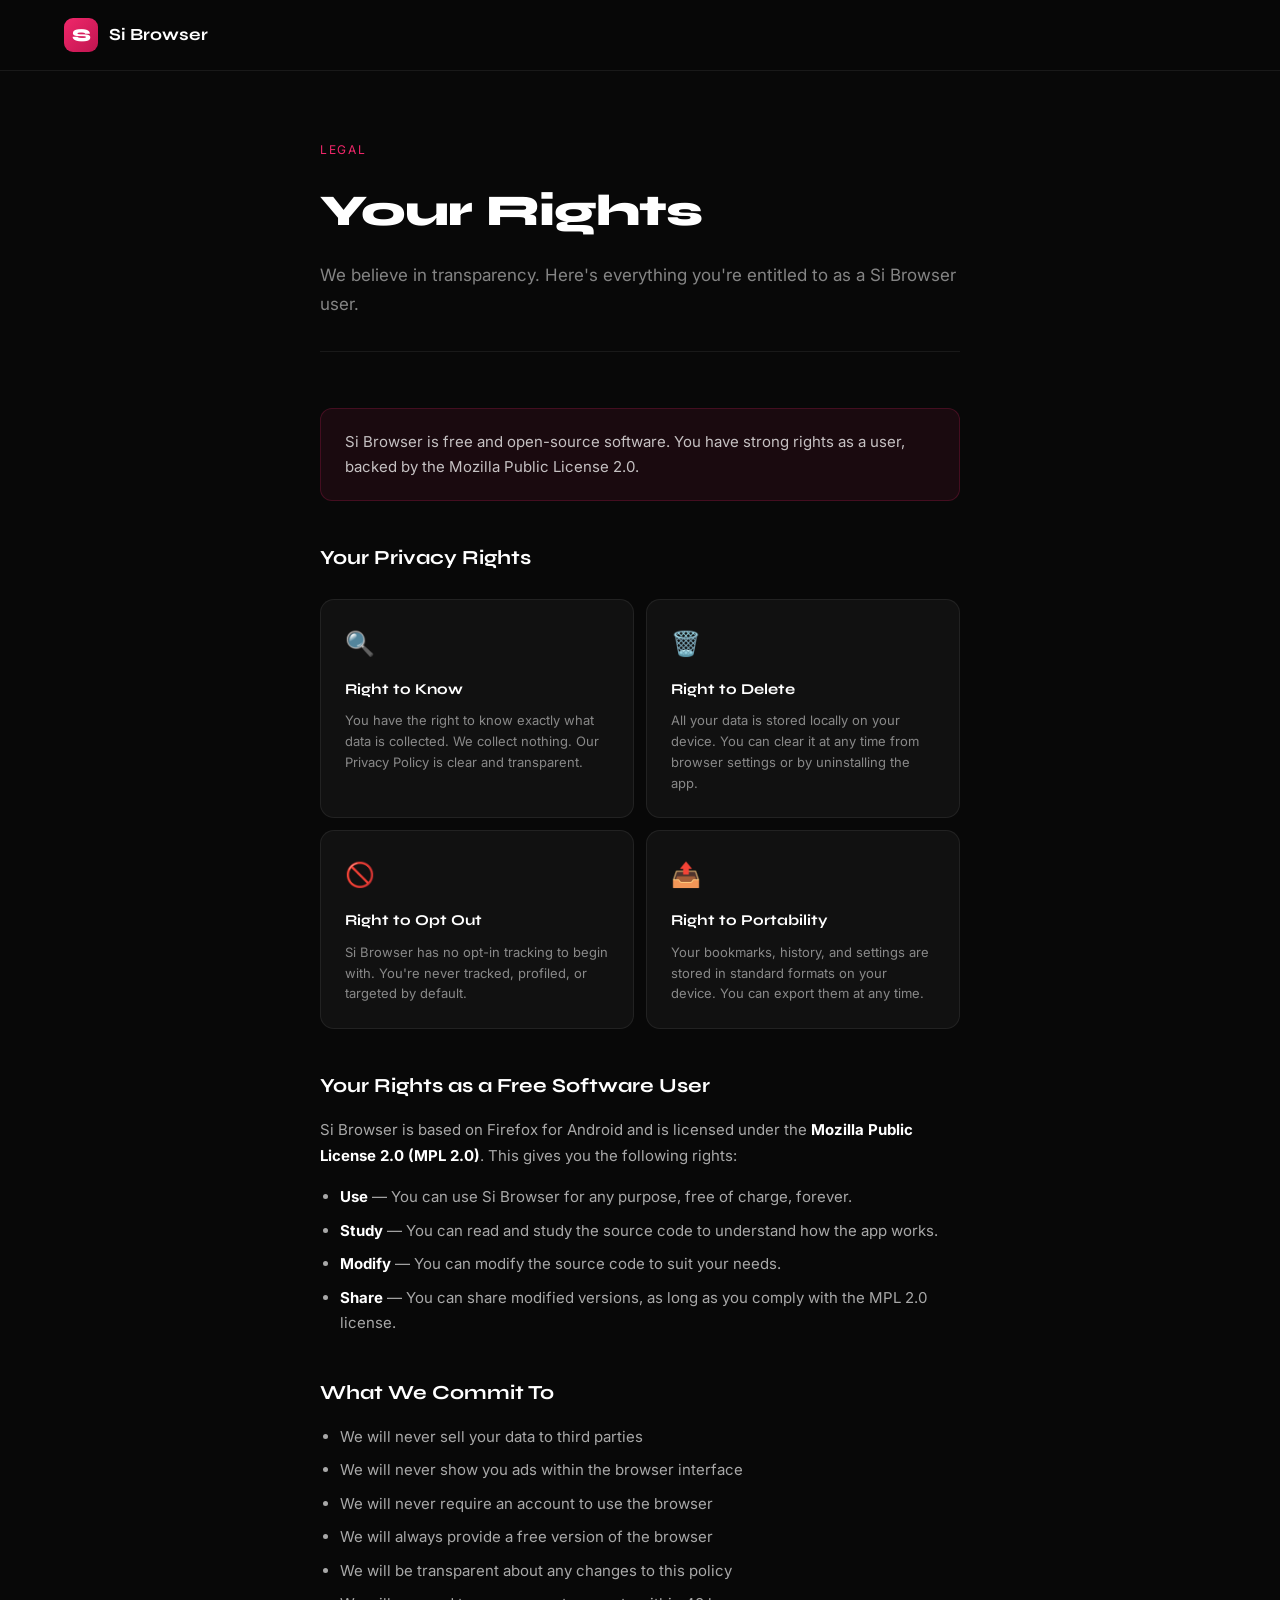
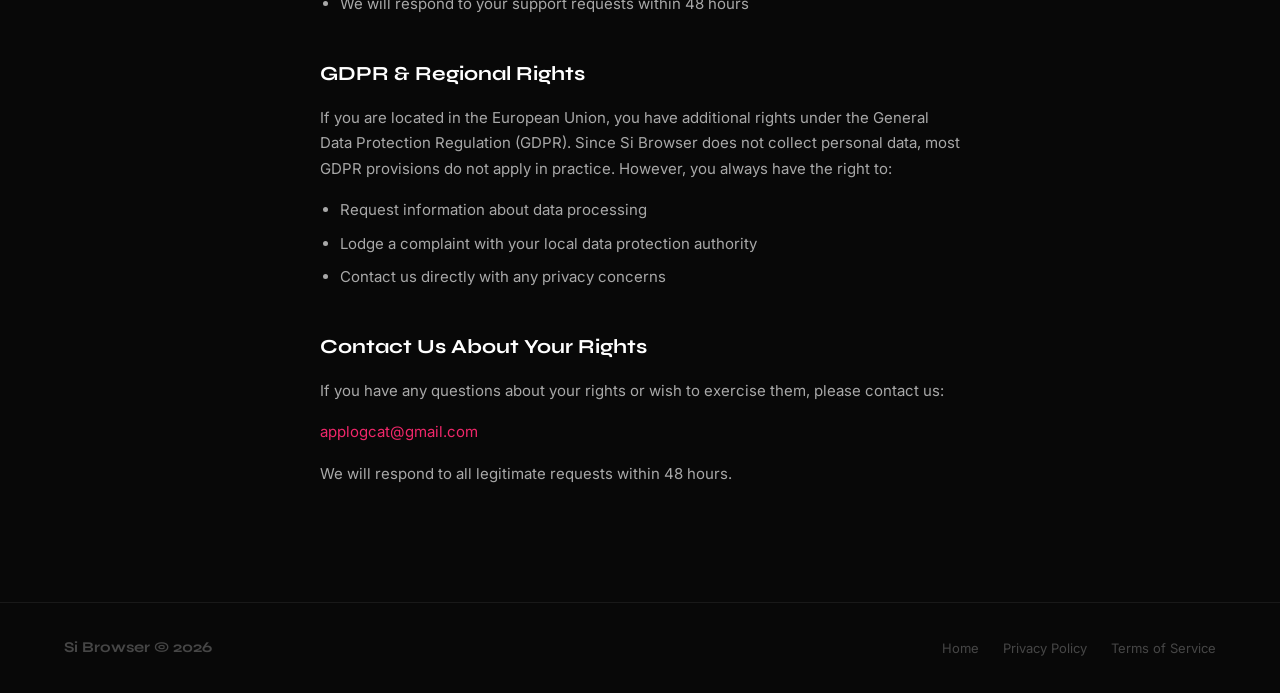
<file: rights.html>
<!DOCTYPE html>
<html lang="en">
<head>
<meta charset="UTF-8">
<meta name="viewport" content="width=device-width, initial-scale=1.0">
<title>Your Rights - Si Browser</title>
<style>
  @import url('https://fonts.googleapis.com/css2?family=Syne:wght@700;800&family=Inter:wght@300;400;500&display=swap');
  :root {
    --pink: #F0276A; --black: #080808; --surface: #111111;
    --border: rgba(255,255,255,0.07); --text-muted: rgba(255,255,255,0.5);
  }
  * { margin: 0; padding: 0; box-sizing: border-box; }
  body { background: var(--black); color: #fff; font-family: 'Inter', sans-serif; -webkit-font-smoothing: antialiased; line-height: 1.7; }
  nav { position: fixed; top: 0; left: 0; right: 0; z-index: 100; display: flex; align-items: center; justify-content: space-between; padding: 18px 64px; background: rgba(8,8,8,0.9); backdrop-filter: blur(24px); border-bottom: 1px solid var(--border); }
  .logo { display: flex; align-items: center; gap: 11px; text-decoration: none; }
  .logo-mark { width: 34px; height: 34px; border-radius: 9px; background: linear-gradient(135deg, var(--pink), #C01550); display: flex; align-items: center; justify-content: center; font-family: 'Syne', sans-serif; font-weight: 800; font-size: 18px; color: #fff; }
  .logo-name { font-family: 'Syne', sans-serif; font-weight: 700; font-size: 17px; color: #fff; }
  .content { max-width: 720px; margin: 0 auto; padding: 140px 40px 100px; }
  .page-label { font-size: 12px; color: var(--pink); letter-spacing: 0.14em; text-transform: uppercase; margin-bottom: 14px; }
  h1 { font-family: 'Syne', sans-serif; font-weight: 800; font-size: 44px; letter-spacing: -0.02em; margin-bottom: 12px; }
  .subtitle { font-size: 17px; color: var(--text-muted); margin-bottom: 56px; padding-bottom: 32px; border-bottom: 1px solid var(--border); }
  h2 { font-family: 'Syne', sans-serif; font-weight: 700; font-size: 20px; margin: 40px 0 14px; }
  p { font-size: 15px; color: rgba(255,255,255,0.65); margin-bottom: 16px; }
  ul { margin: 0 0 16px 20px; }
  ul li { font-size: 15px; color: rgba(255,255,255,0.65); margin-bottom: 8px; }
  a { color: var(--pink); text-decoration: none; }
  a:hover { text-decoration: underline; }
  .highlight { background: rgba(240,39,106,0.08); border: 1px solid rgba(240,39,106,0.2); border-radius: 12px; padding: 20px 24px; margin: 24px 0; }
  .highlight p { margin: 0; color: rgba(255,255,255,0.75); }
  .rights-grid { display: grid; grid-template-columns: 1fr 1fr; gap: 12px; margin: 24px 0; }
  .right-card { background: var(--surface); border: 1px solid var(--border); border-radius: 14px; padding: 24px; }
  .right-icon { font-size: 24px; margin-bottom: 12px; }
  .right-title { font-family: 'Syne', sans-serif; font-weight: 700; font-size: 15px; margin-bottom: 8px; }
  .right-desc { font-size: 13px; color: var(--text-muted); line-height: 1.6; }
  footer { border-top: 1px solid var(--border); padding: 32px 64px; display: flex; align-items: center; justify-content: space-between; }
  .footer-logo { font-family: 'Syne', sans-serif; font-weight: 700; font-size: 15px; color: rgba(255,255,255,0.25); }
  .footer-links { display: flex; gap: 24px; }
  .footer-links a { font-size: 13px; color: rgba(255,255,255,0.25); text-decoration: none; }
  .footer-links a:hover { color: rgba(255,255,255,0.6); }
  @media (max-width: 768px) {
    nav { padding: 16px 20px; }
    .content { padding: 100px 20px 80px; }
    h1 { font-size: 32px; }
    .rights-grid { grid-template-columns: 1fr; }
    footer { padding: 28px 20px; flex-direction: column; gap: 16px; }
  }
</style>
  <link rel="canonical" href="https://browser.beasonapps.com/rights.html">
</head>
<body>
<nav>
  <a href="index.html" class="logo">
    <div class="logo-mark">S</div>
    <span class="logo-name">Si Browser</span>
  </a>
</nav>

<div class="content">
  <p class="page-label">Legal</p>
  <h1>Your Rights</h1>
  <p class="subtitle">We believe in transparency. Here's everything you're entitled to as a Si Browser user.</p>

  <div class="highlight">
    <p>Si Browser is free and open-source software. You have strong rights as a user, backed by the Mozilla Public License 2.0.</p>
  </div>

  <h2>Your Privacy Rights</h2>
  <div class="rights-grid">
    <div class="right-card">
      <div class="right-icon">🔍</div>
      <div class="right-title">Right to Know</div>
      <div class="right-desc">You have the right to know exactly what data is collected. We collect nothing. Our Privacy Policy is clear and transparent.</div>
    </div>
    <div class="right-card">
      <div class="right-icon">🗑️</div>
      <div class="right-title">Right to Delete</div>
      <div class="right-desc">All your data is stored locally on your device. You can clear it at any time from browser settings or by uninstalling the app.</div>
    </div>
    <div class="right-card">
      <div class="right-icon">🚫</div>
      <div class="right-title">Right to Opt Out</div>
      <div class="right-desc">Si Browser has no opt-in tracking to begin with. You're never tracked, profiled, or targeted by default.</div>
    </div>
    <div class="right-card">
      <div class="right-icon">📤</div>
      <div class="right-title">Right to Portability</div>
      <div class="right-desc">Your bookmarks, history, and settings are stored in standard formats on your device. You can export them at any time.</div>
    </div>
  </div>

  <h2>Your Rights as a Free Software User</h2>
  <p>Si Browser is based on Firefox for Android and is licensed under the <strong style="color:#fff">Mozilla Public License 2.0 (MPL 2.0)</strong>. This gives you the following rights:</p>
  <ul>
    <li><strong style="color:#fff">Use</strong> — You can use Si Browser for any purpose, free of charge, forever.</li>
    <li><strong style="color:#fff">Study</strong> — You can read and study the source code to understand how the app works.</li>
    <li><strong style="color:#fff">Modify</strong> — You can modify the source code to suit your needs.</li>
    <li><strong style="color:#fff">Share</strong> — You can share modified versions, as long as you comply with the MPL 2.0 license.</li>
  </ul>

  <h2>What We Commit To</h2>
  <ul>
    <li>We will never sell your data to third parties</li>
    <li>We will never show you ads within the browser interface</li>
    <li>We will never require an account to use the browser</li>
    <li>We will always provide a free version of the browser</li>
    <li>We will be transparent about any changes to this policy</li>
    <li>We will respond to your support requests within 48 hours</li>
  </ul>

  <h2>GDPR & Regional Rights</h2>
  <p>If you are located in the European Union, you have additional rights under the General Data Protection Regulation (GDPR). Since Si Browser does not collect personal data, most GDPR provisions do not apply in practice. However, you always have the right to:</p>
  <ul>
    <li>Request information about data processing</li>
    <li>Lodge a complaint with your local data protection authority</li>
    <li>Contact us directly with any privacy concerns</li>
  </ul>

  <h2>Contact Us About Your Rights</h2>
  <p>If you have any questions about your rights or wish to exercise them, please contact us:</p>
  <p><a href="mailto:applogcat@gmail.com">applogcat@gmail.com</a></p>
  <p>We will respond to all legitimate requests within 48 hours.</p>
</div>

<footer>
  <div class="footer-logo">Si Browser © 2026</div>
  <div class="footer-links">
    <a href="index.html">Home</a>
    <a href="privacy.html">Privacy Policy</a>
    <a href="terms.html">Terms of Service</a>
  </div>
</footer>
</body>
</html>
</file>
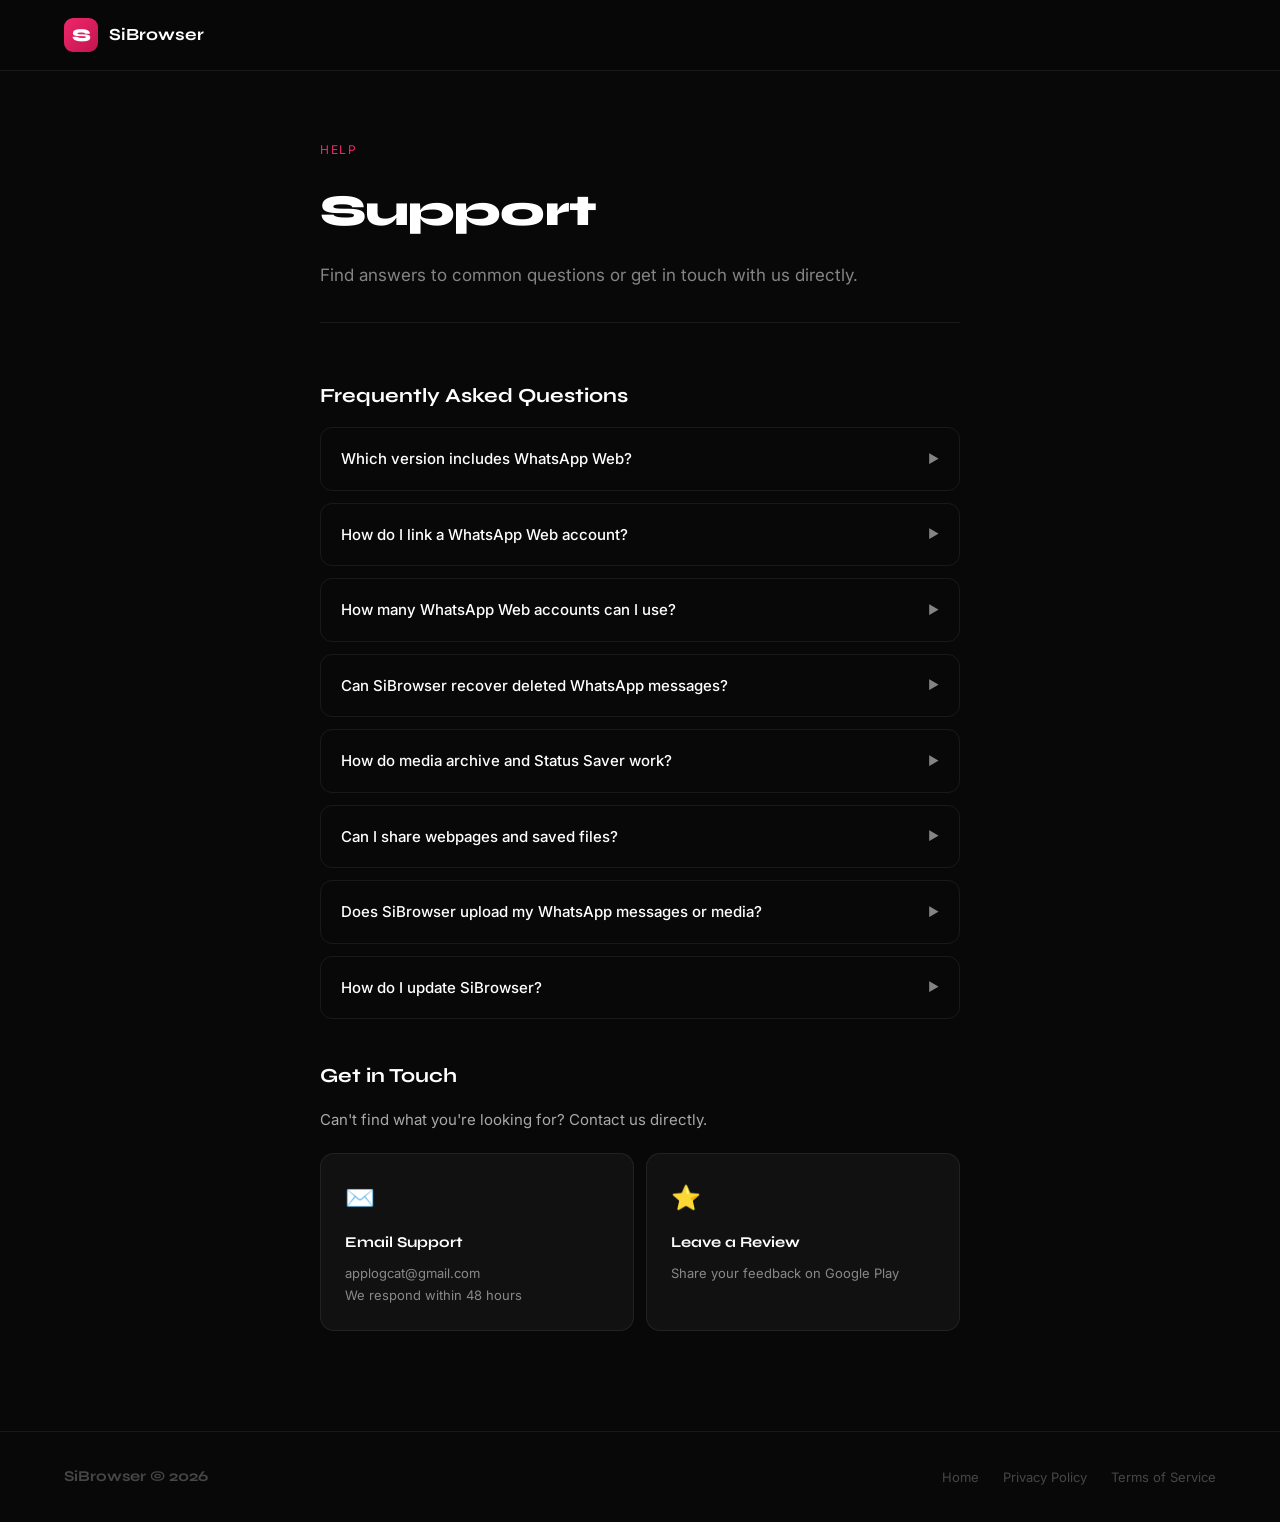
<file: support.html>
<!DOCTYPE html>
<html lang="en">
<head>
<meta charset="UTF-8">
<meta name="viewport" content="width=device-width, initial-scale=1.0">
<title>Support - SiBrowser</title>
<style>
  @import url('https://fonts.googleapis.com/css2?family=Syne:wght@700;800&family=Inter:wght@300;400;500&display=swap');
  :root {
    --pink: #F0276A; --black: #080808; --surface: #111111;
    --border: rgba(255,255,255,0.07); --text-muted: rgba(255,255,255,0.5);
  }
  * { margin: 0; padding: 0; box-sizing: border-box; }
  body { background: var(--black); color: #fff; font-family: 'Inter', sans-serif; -webkit-font-smoothing: antialiased; line-height: 1.7; }
  nav { position: fixed; top: 0; left: 0; right: 0; z-index: 100; display: flex; align-items: center; justify-content: space-between; padding: 18px 64px; background: rgba(8,8,8,0.9); backdrop-filter: blur(24px); border-bottom: 1px solid var(--border); }
  .logo { display: flex; align-items: center; gap: 11px; text-decoration: none; }
  .logo-mark { width: 34px; height: 34px; border-radius: 9px; background: linear-gradient(135deg, var(--pink), #C01550); display: flex; align-items: center; justify-content: center; font-family: 'Syne', sans-serif; font-weight: 800; font-size: 18px; color: #fff; }
  .logo-name { font-family: 'Syne', sans-serif; font-weight: 700; font-size: 17px; color: #fff; }
  .content { max-width: 720px; margin: 0 auto; padding: 140px 40px 100px; }
  .page-label { font-size: 12px; color: var(--pink); letter-spacing: 0.14em; text-transform: uppercase; margin-bottom: 14px; }
  h1 { font-family: 'Syne', sans-serif; font-weight: 800; font-size: 44px; letter-spacing: -0.02em; margin-bottom: 12px; }
  .subtitle { font-size: 17px; color: var(--text-muted); margin-bottom: 56px; padding-bottom: 32px; border-bottom: 1px solid var(--border); }
  h2 { font-family: 'Syne', sans-serif; font-weight: 700; font-size: 20px; margin: 40px 0 14px; }
  p { font-size: 15px; color: rgba(255,255,255,0.65); margin-bottom: 16px; }
  ul { margin: 0 0 16px 20px; }
  ul li { font-size: 15px; color: rgba(255,255,255,0.65); margin-bottom: 8px; }
  a { color: var(--pink); text-decoration: none; }
  a:hover { text-decoration: underline; }
  .highlight { background: rgba(240,39,106,0.08); border: 1px solid rgba(240,39,106,0.2); border-radius: 12px; padding: 20px 24px; margin: 24px 0; }
  .highlight p { margin: 0; color: rgba(255,255,255,0.75); }
  .faq-item { border: 1px solid var(--border); border-radius: 12px; margin-bottom: 12px; overflow: hidden; }
  .faq-q { padding: 18px 20px; font-size: 15px; font-weight: 500; cursor: pointer; display: flex; justify-content: space-between; align-items: center; transition: background 0.2s; }
  .faq-q:hover { background: rgba(255,255,255,0.03); }
  .faq-q .arrow { font-size: 12px; color: var(--text-muted); transition: transform 0.2s; }
  .faq-item.open .arrow { transform: rotate(90deg); }
  .faq-a { display: none; padding: 0 20px 18px; font-size: 14px; color: rgba(255,255,255,0.55); line-height: 1.7; border-top: 1px solid var(--border); padding-top: 16px; }
  .faq-item.open .faq-a { display: block; }
  .contact-grid { display: grid; grid-template-columns: 1fr 1fr; gap: 12px; margin-top: 20px; }
  .contact-card { background: var(--surface); border: 1px solid var(--border); border-radius: 14px; padding: 24px; text-decoration: none; transition: all 0.2s; display: block; }
  .contact-card:hover { border-color: rgba(240,39,106,0.3); background: rgba(240,39,106,0.05); transform: translateY(-2px); text-decoration: none; }
  .contact-icon { font-size: 24px; margin-bottom: 12px; }
  .contact-title { font-family: 'Syne', sans-serif; font-weight: 700; font-size: 15px; color: #fff; margin-bottom: 6px; }
  .contact-desc { font-size: 13px; color: var(--text-muted); }
  footer { border-top: 1px solid var(--border); padding: 32px 64px; display: flex; align-items: center; justify-content: space-between; }
  .footer-logo { font-family: 'Syne', sans-serif; font-weight: 700; font-size: 15px; color: rgba(255,255,255,0.25); }
  .footer-links { display: flex; gap: 24px; }
  .footer-links a { font-size: 13px; color: rgba(255,255,255,0.25); text-decoration: none; }
  .footer-links a:hover { color: rgba(255,255,255,0.6); }
  @media (max-width: 768px) {
    nav { padding: 16px 20px; }
    .content { padding: 100px 20px 80px; }
    h1 { font-size: 32px; }
    .contact-grid { grid-template-columns: 1fr; }
    footer { padding: 28px 20px; flex-direction: column; gap: 16px; }
  }
</style>
  <link rel="canonical" href="https://browser.beasonapps.com/support.html">
</head>
<body>
<nav>
  <a href="index.html" class="logo">
    <div class="logo-mark">S</div>
    <span class="logo-name">SiBrowser</span>
  </a>
</nav>

<div class="content">
  <p class="page-label">Help</p>
  <h1>Support</h1>
  <p class="subtitle">Find answers to common questions or get in touch with us directly.</p>

  <h2>Frequently Asked Questions</h2>

  <div class="faq-item">
    <div class="faq-q" onclick="toggle(this)">Which version includes WhatsApp Web? <span class="arrow">▶</span></div>
    <div class="faq-a">Install SiBrowser from Google Play to use Web Scanner, WhatsApp Web account spaces, local archive tools, and Game Center. The direct SiMontok APK is a separate browser-only edition and does not include these features.</div>
  </div>

  <div class="faq-item">
    <div class="faq-q" onclick="toggle(this)">How do I link a WhatsApp Web account? <span class="arrow">▶</span></div>
    <div class="faq-a">Open Web Scanner, choose an account space, and use the QR code or phone-number option provided by WhatsApp Web. Complete the linking steps in WhatsApp on your primary phone.</div>
  </div>

  <div class="faq-item">
    <div class="faq-q" onclick="toggle(this)">How many WhatsApp Web accounts can I use? <span class="arrow">▶</span></div>
    <div class="faq-a">Two isolated account spaces are free. From version 1.0.48, Web Scanner Pro lets you add more spaces on compatible Android System WebView versions. Web Scanner requires Android 9 or newer. Available storage, memory and WhatsApp Web determine practical capacity; adding spaces does not guarantee that every account stays online.</div>
  </div>

  <div class="faq-item">
    <div class="faq-q" onclick="toggle(this)">Can SiBrowser recover deleted WhatsApp messages? <span class="arrow">▶</span></div>
    <div class="faq-a">No. After you grant notification access, the Pro archive can save text from future WhatsApp notifications that reach your device. It cannot recover content from a server, content deleted before access was granted, or messages that did not produce a notification.</div>
  </div>

  <div class="faq-item">
    <div class="faq-q" onclick="toggle(this)">How do media archive and Status Saver work? <span class="arrow">▶</span></div>
    <div class="faq-a">Select the WhatsApp Media folder through Android's system file picker. SiBrowser can then show media and status files already available in that folder. You can preview, save, share, or locally archive selected files. Folder access can be revoked in Android settings.</div>
  </div>

  <div class="faq-item">
    <div class="faq-q" onclick="toggle(this)">Can I share webpages and saved files? <span class="arrow">▶</span></div>
    <div class="faq-a">Yes. Use Android's share panel to share the current webpage, a downloaded file, or selected archived media. SiBrowser shares only the item you choose with the destination app you select.</div>
  </div>

  <div class="faq-item">
    <div class="faq-q" onclick="toggle(this)">Does SiBrowser upload my WhatsApp messages or media? <span class="arrow">▶</span></div>
    <div class="faq-a">SiBrowser keeps its message and media archive copies on your device by default. WhatsApp Web itself connects to WhatsApp's service and is governed by WhatsApp's policies. See our Privacy Policy for complete details.</div>
  </div>

  <div class="faq-item">
    <div class="faq-q" onclick="toggle(this)">How do I update SiBrowser? <span class="arrow">▶</span></div>
    <div class="faq-a">Google Play manages updates for the SiBrowser edition. The separate direct-download SiMontok edition checks the official update manifest and downloads its latest APK from our Cloudflare-hosted download service.</div>
  </div>

  <h2>Get in Touch</h2>
  <p>Can't find what you're looking for? Contact us directly.</p>
  <div class="contact-grid">
    <a href="mailto:applogcat@gmail.com" class="contact-card">
      <div class="contact-icon">✉️</div>
      <div class="contact-title">Email Support</div>
      <div class="contact-desc">applogcat@gmail.com<br>We respond within 48 hours</div>
    </a>
    <a href="https://play.google.com/store/apps/details?id=com.ipankstudio.lk25" class="contact-card">
      <div class="contact-icon">⭐</div>
      <div class="contact-title">Leave a Review</div>
      <div class="contact-desc">Share your feedback on Google Play</div>
    </a>
  </div>
</div>

<footer>
  <div class="footer-logo">SiBrowser © 2026</div>
  <div class="footer-links">
    <a href="index.html">Home</a>
    <a href="privacy.html">Privacy Policy</a>
    <a href="terms.html">Terms of Service</a>
  </div>
</footer>

<script>
  function toggle(el) {
    el.parentElement.classList.toggle('open');
  }
</script>
</body>
</html>
</file>
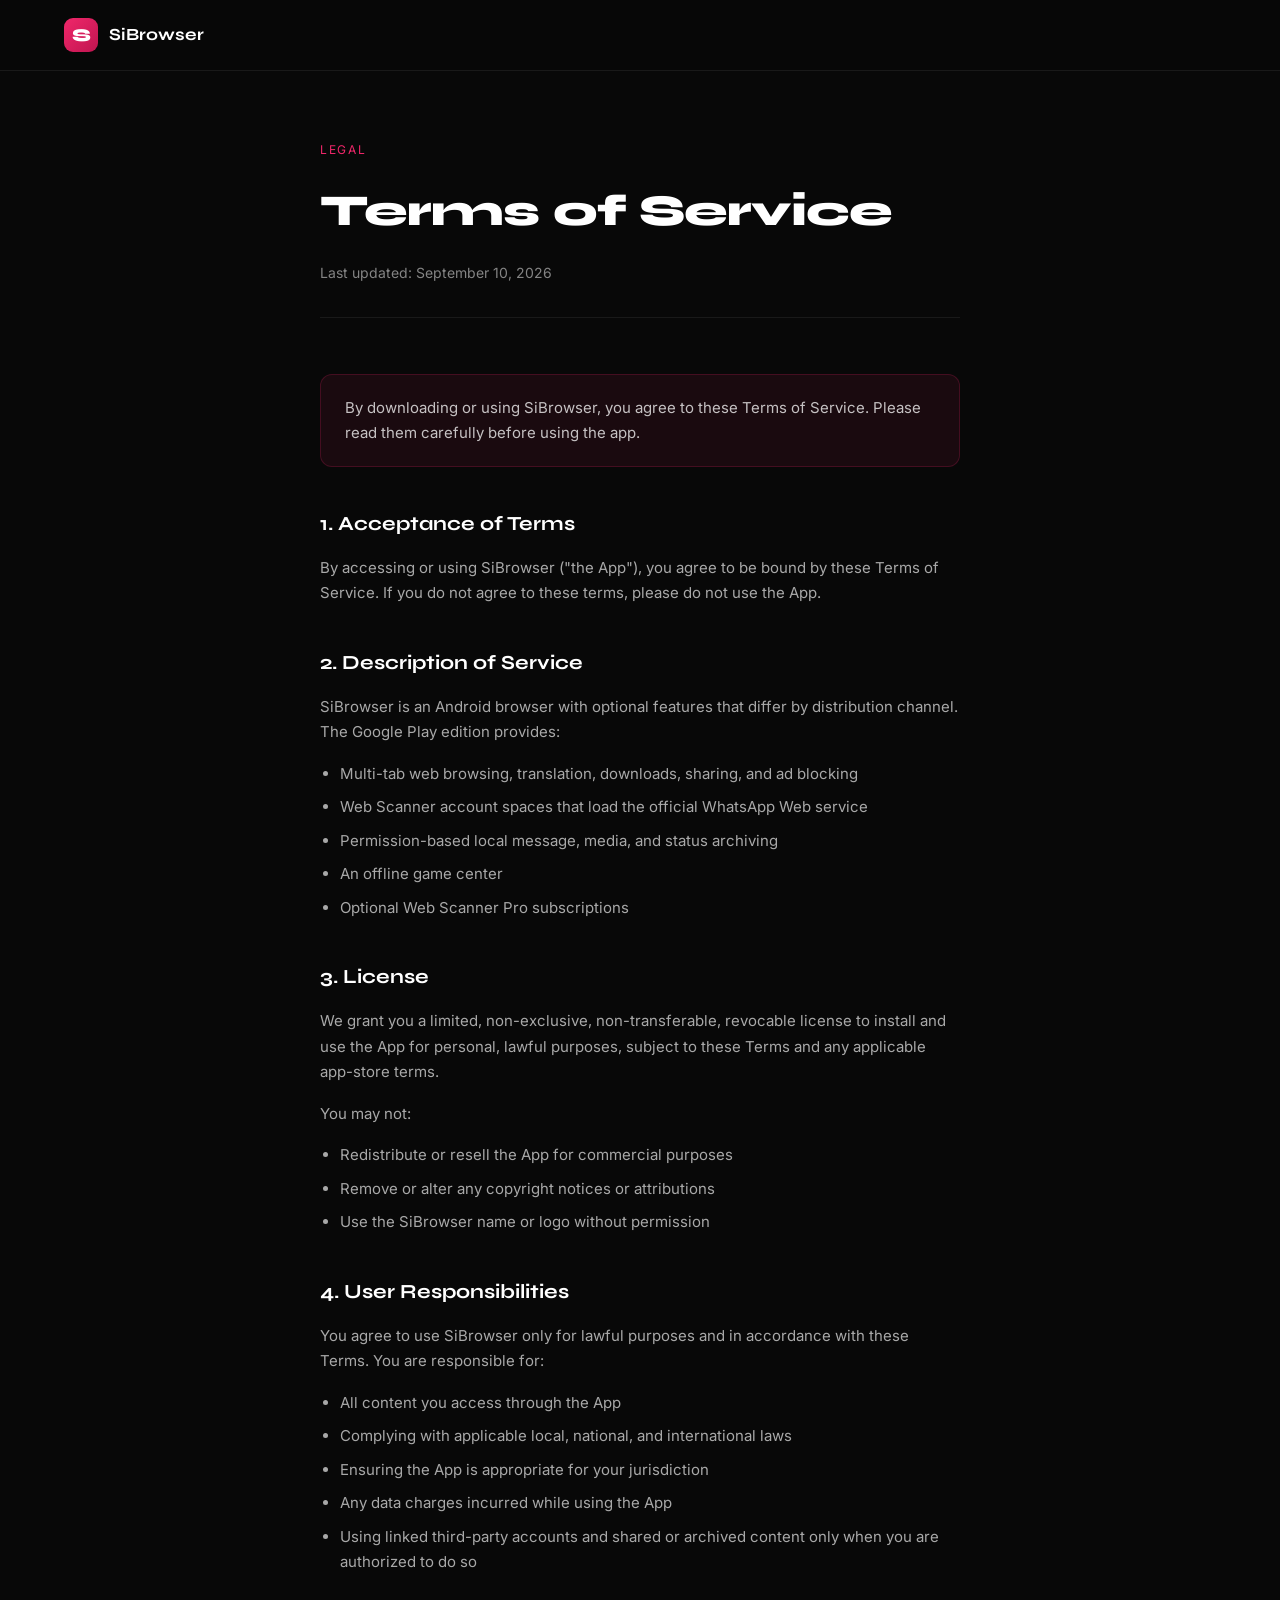
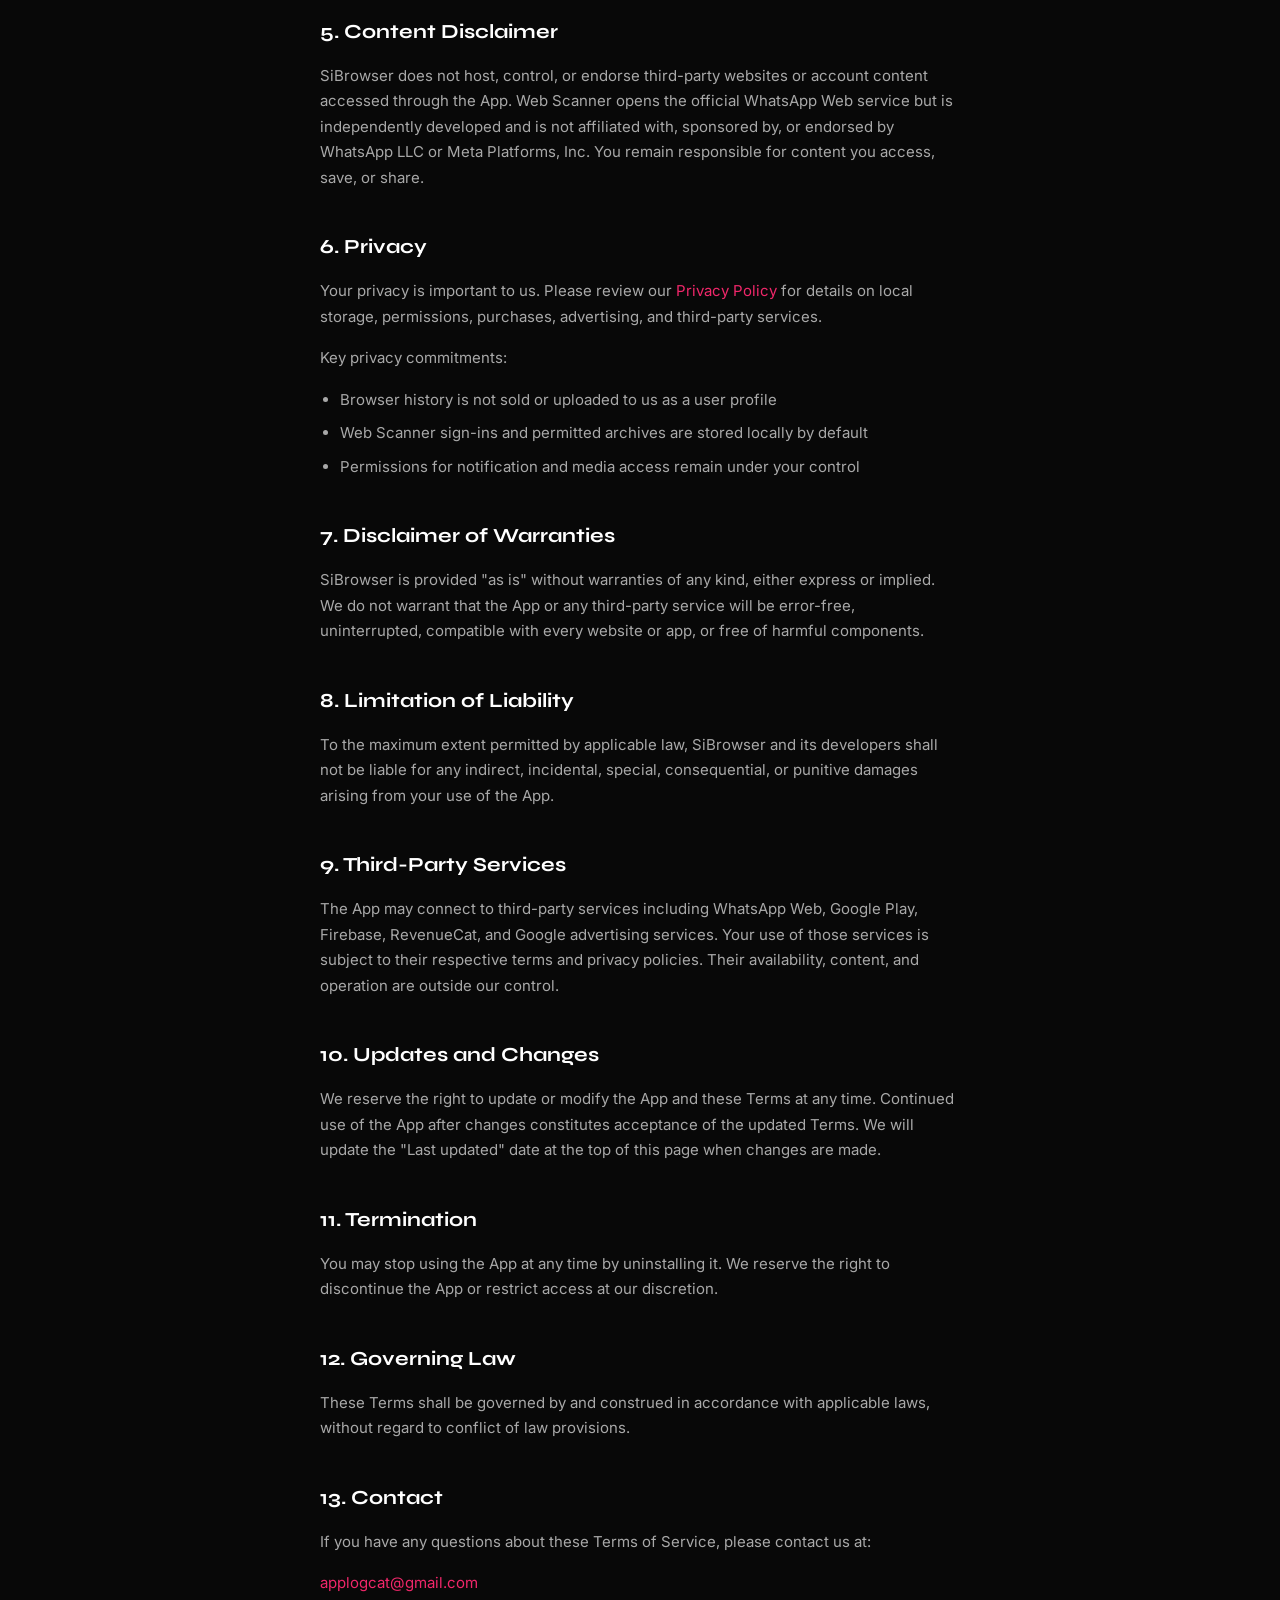
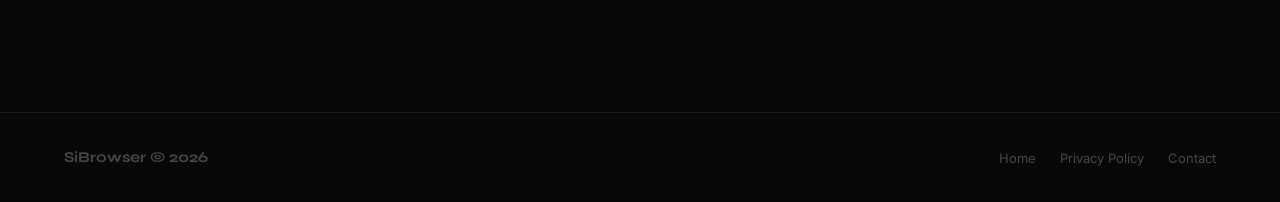
<file: terms.html>
<!DOCTYPE html>
<html lang="en">
<head>
<meta charset="UTF-8">
<meta name="viewport" content="width=device-width, initial-scale=1.0">
<title>Terms of Service - Si Browser</title>
<style>
  @import url('https://fonts.googleapis.com/css2?family=Syne:wght@700;800&family=Inter:wght@300;400;500&display=swap');

  :root {
    --pink: #F0276A;
    --black: #080808;
    --surface: #111111;
    --border: rgba(255,255,255,0.07);
    --text-muted: rgba(255,255,255,0.5);
  }

  * { margin: 0; padding: 0; box-sizing: border-box; }
  html { scroll-behavior: smooth; }

  body {
    background: var(--black);
    color: #fff;
    font-family: 'Inter', sans-serif;
    -webkit-font-smoothing: antialiased;
    line-height: 1.7;
  }

  nav {
    position: fixed; top: 0; left: 0; right: 0; z-index: 100;
    display: flex; align-items: center; justify-content: space-between;
    padding: 18px 64px;
    background: rgba(8,8,8,0.9);
    backdrop-filter: blur(24px);
    border-bottom: 1px solid var(--border);
  }

  .logo { display: flex; align-items: center; gap: 11px; text-decoration: none; }
  .logo-mark {
    width: 34px; height: 34px; border-radius: 9px;
    background: linear-gradient(135deg, var(--pink), #C01550);
    display: flex; align-items: center; justify-content: center;
    font-family: 'Syne', sans-serif; font-weight: 800;
    font-size: 18px; color: #fff;
  }
  .logo-name {
    font-family: 'Syne', sans-serif; font-weight: 700;
    font-size: 17px; color: #fff;
  }

  .content {
    max-width: 720px; margin: 0 auto;
    padding: 140px 40px 100px;
  }

  .page-label {
    font-size: 12px; color: var(--pink);
    letter-spacing: 0.14em; text-transform: uppercase;
    margin-bottom: 14px;
  }

  h1 {
    font-family: 'Syne', sans-serif; font-weight: 800;
    font-size: 44px; letter-spacing: -0.02em;
    margin-bottom: 12px;
  }

  .last-updated {
    font-size: 14px; color: var(--text-muted);
    margin-bottom: 56px;
    padding-bottom: 32px;
    border-bottom: 1px solid var(--border);
  }

  h2 {
    font-family: 'Syne', sans-serif; font-weight: 700;
    font-size: 20px; margin: 40px 0 14px;
    color: #fff;
  }

  p {
    font-size: 15px; color: rgba(255,255,255,0.65);
    margin-bottom: 16px;
  }

  ul {
    margin: 0 0 16px 20px;
  }

  ul li {
    font-size: 15px; color: rgba(255,255,255,0.65);
    margin-bottom: 8px;
  }

  a { color: var(--pink); text-decoration: none; }
  a:hover { text-decoration: underline; }

  .highlight {
    background: rgba(240,39,106,0.08);
    border: 1px solid rgba(240,39,106,0.2);
    border-radius: 12px;
    padding: 20px 24px;
    margin: 24px 0;
  }

  .highlight p { margin: 0; color: rgba(255,255,255,0.75); }

  footer {
    border-top: 1px solid var(--border);
    padding: 32px 64px;
    display: flex; align-items: center; justify-content: space-between;
  }

  .footer-logo {
    font-family: 'Syne', sans-serif; font-weight: 700;
    font-size: 15px; color: rgba(255,255,255,0.25);
  }

  .footer-links { display: flex; gap: 24px; }
  .footer-links a {
    font-size: 13px; color: rgba(255,255,255,0.25);
    text-decoration: none;
  }
  .footer-links a:hover { color: rgba(255,255,255,0.6); }

  @media (max-width: 768px) {
    nav { padding: 16px 20px; }
    .content { padding: 100px 20px 80px; }
    h1 { font-size: 32px; }
    footer { padding: 28px 20px; flex-direction: column; gap: 16px; }
  }
</style>
  <link rel="canonical" href="https://browser.beasonapps.com/terms.html">
</head>
<body>

<nav>
  <a href="index.html" class="logo">
    <div class="logo-mark">S</div>
    <span class="logo-name">SiBrowser</span>
  </a>
</nav>

<div class="content">
  <p class="page-label">Legal</p>
  <h1>Terms of Service</h1>
  <p class="last-updated">Last updated: September 10, 2026</p>

  <div class="highlight">
    <p>By downloading or using SiBrowser, you agree to these Terms of Service. Please read them carefully before using the app.</p>
  </div>

  <h2>1. Acceptance of Terms</h2>
  <p>By accessing or using SiBrowser ("the App"), you agree to be bound by these Terms of Service. If you do not agree to these terms, please do not use the App.</p>

  <h2>2. Description of Service</h2>
  <p>SiBrowser is an Android browser with optional features that differ by distribution channel. The Google Play edition provides:</p>
  <ul>
    <li>Multi-tab web browsing, translation, downloads, sharing, and ad blocking</li>
    <li>Web Scanner account spaces that load the official WhatsApp Web service</li>
    <li>Permission-based local message, media, and status archiving</li>
    <li>An offline game center</li>
    <li>Optional Web Scanner Pro subscriptions</li>
  </ul>

  <h2>3. License</h2>
  <p>We grant you a limited, non-exclusive, non-transferable, revocable license to install and use the App for personal, lawful purposes, subject to these Terms and any applicable app-store terms.</p>
  <p>You may not:</p>
  <ul>
    <li>Redistribute or resell the App for commercial purposes</li>
    <li>Remove or alter any copyright notices or attributions</li>
    <li>Use the SiBrowser name or logo without permission</li>
  </ul>

  <h2>4. User Responsibilities</h2>
  <p>You agree to use SiBrowser only for lawful purposes and in accordance with these Terms. You are responsible for:</p>
  <ul>
    <li>All content you access through the App</li>
    <li>Complying with applicable local, national, and international laws</li>
    <li>Ensuring the App is appropriate for your jurisdiction</li>
    <li>Any data charges incurred while using the App</li>
    <li>Using linked third-party accounts and shared or archived content only when you are authorized to do so</li>
  </ul>

  <h2>5. Content Disclaimer</h2>
  <p>SiBrowser does not host, control, or endorse third-party websites or account content accessed through the App. Web Scanner opens the official WhatsApp Web service but is independently developed and is not affiliated with, sponsored by, or endorsed by WhatsApp LLC or Meta Platforms, Inc. You remain responsible for content you access, save, or share.</p>

  <h2>6. Privacy</h2>
  <p>Your privacy is important to us. Please review our <a href="privacy.html">Privacy Policy</a> for details on local storage, permissions, purchases, advertising, and third-party services.</p>
  <p>Key privacy commitments:</p>
  <ul>
    <li>Browser history is not sold or uploaded to us as a user profile</li>
    <li>Web Scanner sign-ins and permitted archives are stored locally by default</li>
    <li>Permissions for notification and media access remain under your control</li>
  </ul>

  <h2>7. Disclaimer of Warranties</h2>
  <p>SiBrowser is provided "as is" without warranties of any kind, either express or implied. We do not warrant that the App or any third-party service will be error-free, uninterrupted, compatible with every website or app, or free of harmful components.</p>

  <h2>8. Limitation of Liability</h2>
  <p>To the maximum extent permitted by applicable law, SiBrowser and its developers shall not be liable for any indirect, incidental, special, consequential, or punitive damages arising from your use of the App.</p>

  <h2>9. Third-Party Services</h2>
  <p>The App may connect to third-party services including WhatsApp Web, Google Play, Firebase, RevenueCat, and Google advertising services. Your use of those services is subject to their respective terms and privacy policies. Their availability, content, and operation are outside our control.</p>

  <h2>10. Updates and Changes</h2>
  <p>We reserve the right to update or modify the App and these Terms at any time. Continued use of the App after changes constitutes acceptance of the updated Terms. We will update the "Last updated" date at the top of this page when changes are made.</p>

  <h2>11. Termination</h2>
  <p>You may stop using the App at any time by uninstalling it. We reserve the right to discontinue the App or restrict access at our discretion.</p>

  <h2>12. Governing Law</h2>
  <p>These Terms shall be governed by and construed in accordance with applicable laws, without regard to conflict of law provisions.</p>

  <h2>13. Contact</h2>
  <p>If you have any questions about these Terms of Service, please contact us at:</p>
  <p><a href="mailto:applogcat@gmail.com">applogcat@gmail.com</a></p>

</div>

<footer>
  <div class="footer-logo">SiBrowser © 2026</div>
  <div class="footer-links">
    <a href="index.html">Home</a>
    <a href="privacy.html">Privacy Policy</a>
    <a href="mailto:applogcat@gmail.com">Contact</a>
  </div>
</footer>

</body>
</html>
</file>
<file: styles.css>
:root {
  --bg: #09090b;
  --surface: #121216;
  --text: #fafafa;
  --muted: #aaaab5;
  --line: rgba(255, 255, 255, .1);
  --pink: #ff3376;
  --pink-2: #ff6b9d;
  --green: #25d366;
  --green-dark: #128c4a;
  --max: 1180px;
}
* { box-sizing: border-box; }
html { scroll-behavior: smooth; }
body { margin: 0; background: var(--bg); color: var(--text); font-family: Inter, ui-sans-serif, system-ui, -apple-system, BlinkMacSystemFont, "Segoe UI", sans-serif; font-size: 16px; line-height: 1.6; -webkit-font-smoothing: antialiased; }
a { color: inherit; }
img { max-width: 100%; }
.site-header { width: min(calc(100% - 40px), var(--max)); min-height: 78px; margin: 0 auto; display: flex; align-items: center; justify-content: space-between; gap: 28px; border-bottom: 1px solid var(--line); }
.brand { display: flex; align-items: center; gap: 12px; text-decoration: none; font-weight: 760; letter-spacing: -.02em; }
.brand img { border-radius: 11px; }
nav { display: flex; gap: 32px; margin-left: auto; }
nav a { color: var(--muted); text-decoration: none; font-size: .92rem; }
nav a:hover { color: var(--text); }
.button, .outline-button { min-height: 48px; padding: 12px 22px; border-radius: 13px; display: inline-flex; align-items: center; justify-content: center; gap: 10px; text-decoration: none; font-weight: 720; transition: transform .2s ease, box-shadow .2s ease, background .2s ease; }
.button { background: linear-gradient(135deg, var(--pink), #e91e63); color: #fff; box-shadow: 0 12px 34px rgba(255, 51, 118, .24); }
.button:hover, .outline-button:hover { transform: translateY(-2px); }
.button svg { width: 19px; height: 19px; fill: currentColor; }
.button-small { min-height: 40px; padding: 8px 17px; font-size: .9rem; border-radius: 11px; }
.outline-button { border: 1px solid var(--line); background: rgba(255, 255, 255, .04); }
.outline-button:hover { background: rgba(255, 255, 255, .08); }
.text-link { color: var(--muted); text-decoration: none; font-weight: 650; display: inline-flex; align-items: center; gap: 8px; }
.text-link:hover { color: #fff; }
.hero { width: min(calc(100% - 40px), var(--max)); min-height: 720px; margin: 0 auto; display: grid; grid-template-columns: 1.04fr .96fr; align-items: center; gap: 60px; padding: 82px 0 96px; }
.eyebrow { margin: 0 0 18px; color: var(--pink-2); font-size: .77rem; font-weight: 780; letter-spacing: .13em; text-transform: uppercase; }
.hero .eyebrow { display: flex; align-items: center; gap: 9px; color: #8ff0b5; }
.hero .eyebrow span { width: 7px; height: 7px; border-radius: 50%; background: var(--green); box-shadow: 0 0 18px rgba(37, 211, 102, .8); }
h1, h2, h3, p { overflow-wrap: anywhere; }
h1, h2, h3 { margin-top: 0; letter-spacing: -.035em; line-height: 1.08; }
h1 { margin-bottom: 25px; font-size: clamp(3.1rem, 6vw, 5.8rem); font-weight: 820; }
h1 em { color: var(--green); font-style: normal; }
.hero-lead { max-width: 660px; margin: 0; color: #c0c0c9; font-size: 1.12rem; line-height: 1.75; }
.hero-actions { margin-top: 34px; display: flex; align-items: center; gap: 24px; flex-wrap: wrap; }
.hero-points { margin-top: 30px; display: flex; gap: 11px; flex-wrap: wrap; }
.hero-points span { border: 1px solid var(--line); border-radius: 999px; padding: 6px 11px; color: var(--muted); font-size: .8rem; }
.share-row { margin-top: 20px; display: flex; align-items: center; gap: 8px; flex-wrap: wrap; }
.share-row > strong { margin-right: 4px; color: #83838e; font-size: .78rem; font-weight: 600; }
.share-button { min-height: 35px; padding: 0 11px; display: inline-flex; align-items: center; gap: 7px; border: 1px solid rgba(255, 255, 255, .1); border-radius: 10px; color: #c9c9d2; background: rgba(255, 255, 255, .025); text-decoration: none; font: inherit; font-size: .76rem; cursor: pointer; transition: transform .16s ease, background .16s ease, border-color .16s ease; }
.share-button:hover { transform: translateY(-1px); background: rgba(255, 255, 255, .075); border-color: rgba(255, 255, 255, .2); }
.share-button svg { width: 14px; height: 14px; fill: none; stroke: currentColor; stroke-width: 1.8; stroke-linecap: round; stroke-linejoin: round; }
.share-button b { width: 14px; text-align: center; color: #fff; font-family: Arial, sans-serif; font-size: .9rem; line-height: 1; }
.share-whatsapp svg { color: #4ade80; }
.share-facebook b { color: #75a7ff; }
.share-telegram svg { color: #42b5eb; fill: currentColor; stroke: none; }
.hero-visual { min-height: 590px; position: relative; }
.halo { position: absolute; width: 520px; height: 520px; border-radius: 50%; top: 40px; left: 20px; background: radial-gradient(circle, rgba(37, 211, 102, .16), rgba(255, 51, 118, .08) 48%, transparent 70%); filter: blur(10px); }
.phone { position: relative; overflow: hidden; border: 7px solid #2d2d34; border-radius: 37px; background: #eef0f4; box-shadow: 0 35px 80px rgba(0, 0, 0, .48); }
.phone img { display: block; width: 100%; height: auto; }
.phone-front { position: absolute; width: 268px; top: 0; left: 120px; transform: rotate(2deg); z-index: 2; }
.phone-back { position: absolute; width: 232px; top: 96px; left: 10px; transform: rotate(-8deg); opacity: .76; }
.trust-strip { border-block: 1px solid var(--line); background: #0d0d10; padding: 26px max(20px, calc((100% - var(--max)) / 2)); display: flex; align-items: center; justify-content: space-between; gap: 30px; }
.trust-strip p { margin: 0; color: #fff; font-weight: 700; }
.trust-strip div { display: flex; gap: 24px; flex-wrap: wrap; justify-content: flex-end; }
.trust-strip span { color: var(--muted); font-size: .85rem; }
.section { width: min(calc(100% - 40px), var(--max)); margin: 0 auto; padding: 120px 0; }
.section-heading { max-width: 760px; margin: 0 auto 58px; text-align: center; }
.section-heading h2, .archive-copy h2, .download-inner h2, .product-shot-section h2 { font-size: clamp(2.25rem, 4.5vw, 4.25rem); margin-bottom: 20px; }
.left-heading { margin: 0; text-align: left; }
.intro { display: grid; grid-template-columns: 1fr .82fr; gap: 90px; align-items: end; }
.intro-copy { color: #c3c3cb; font-size: 1.07rem; }
.intro-copy p { margin: 0 0 20px; }
.fine-print { padding-left: 17px; border-left: 2px solid var(--green-dark); color: var(--muted); font-size: .88rem; }
.steps { padding-top: 50px; }
.step-grid { margin: 0; padding: 0; list-style: none; display: grid; grid-template-columns: repeat(3, 1fr); border: 1px solid var(--line); border-radius: 22px; overflow: hidden; }
.step-grid li { min-height: 240px; padding: 32px; background: var(--surface); border-right: 1px solid var(--line); }
.step-grid li:last-child { border-right: 0; }
.step-number { color: var(--green); font-size: .76rem; font-weight: 800; letter-spacing: .14em; }
.step-grid h3 { margin: 58px 0 10px; font-size: 1.35rem; }
.step-grid p { margin: 0; color: var(--muted); font-size: .92rem; }
.archive-section { display: grid; grid-template-columns: .86fr 1.14fr; align-items: center; gap: 100px; }
.archive-visual { min-height: 600px; position: relative; display: grid; place-items: center; border-radius: 36px; background: radial-gradient(circle at 35% 30%, rgba(255, 51, 118, .2), transparent 45%), linear-gradient(145deg, #18181f, #0d0d10); overflow: hidden; }
.archive-phone { width: 292px; transform: translateY(100px) rotate(-2deg); }
.archive-copy > p:not(.eyebrow):not(.pro-note) { color: #c3c3cb; font-size: 1.05rem; }
.check-list { list-style: none; padding: 0; margin: 34px 0 22px; display: grid; gap: 23px; }
.check-list li { display: grid; grid-template-columns: 32px 1fr; gap: 13px; align-items: start; }
.check-list li > span { width: 27px; height: 27px; border-radius: 9px; display: grid; place-items: center; background: rgba(37, 211, 102, .14); color: var(--green); font-weight: 800; }
.check-list strong { display: block; margin-bottom: 3px; }
.check-list p { margin: 0; color: var(--muted); font-size: .89rem; }
.pro-note { color: #d5aab8; border: 1px solid rgba(255, 51, 118, .2); background: rgba(255, 51, 118, .08); border-radius: 12px; padding: 12px 15px; font-size: .84rem; }
.everything-section { border-top: 1px solid var(--line); }
.feature-grid { display: grid; grid-template-columns: repeat(4, 1fr); gap: 14px; }
.feature-grid article { min-height: 246px; padding: 27px; border: 1px solid var(--line); border-radius: 19px; background: var(--surface); }
.feature-icon { width: 44px; height: 44px; display: grid; place-items: center; color: var(--pink-2); border-radius: 13px; background: rgba(255, 51, 118, .11); }
.feature-icon svg { width: 22px; fill: none; stroke: currentColor; stroke-width: 1.7; stroke-linecap: round; stroke-linejoin: round; }
.feature-grid h3 { margin: 54px 0 10px; font-size: 1.12rem; }
.feature-grid p { margin: 0; color: var(--muted); font-size: .88rem; }
.product-shot-section { display: grid; grid-template-columns: .95fr .65fr; gap: 90px; align-items: center; border-top: 1px solid var(--line); }
.product-shot-section > div:first-child > p:not(.eyebrow) { max-width: 600px; color: var(--muted); }
.product-shots { display: flex; justify-content: center; height: 560px; overflow: hidden; padding-top: 30px; border-radius: 36px; background: linear-gradient(160deg, rgba(107, 86, 255, .18), rgba(255, 51, 118, .1)); }
.small-phone { width: 280px; transform: translateY(40px) rotate(2deg); }
.more-apps { padding-top: 70px; }
.apps-heading { display: grid; grid-template-columns: 1fr minmax(320px, .62fr); align-items: end; gap: 54px; }
.apps-heading h2 { margin: 0; max-width: 660px; font-size: clamp(2.25rem, 4.5vw, 4.2rem); }
.apps-heading > div:last-child > p { margin: 0; color: var(--muted); font-size: 1rem; line-height: 1.75; }
.app-grid { margin-top: 48px; display: grid; grid-template-columns: repeat(2, 1fr); gap: 18px; }
.app-card { min-height: 330px; padding: 26px; display: flex; flex-direction: column; align-items: flex-start; position: relative; overflow: hidden; border: 1px solid rgba(255, 255, 255, .09); border-radius: 28px; background: radial-gradient(circle at 92% 4%, rgba(255, 255, 255, .08), transparent 12rem), linear-gradient(150deg, rgba(36, 36, 44, .92), rgba(17, 17, 22, .96)); box-shadow: inset 0 1px rgba(255, 255, 255, .025); transition: transform .18s ease, border-color .18s ease; }
.app-card:hover { transform: translateY(-4px); border-color: rgba(255, 255, 255, .18); }
.app-card > img { width: 68px; height: 68px; object-fit: cover; border-radius: 19px; box-shadow: 0 16px 34px rgba(0, 0, 0, .28); }
.app-card > div { margin-top: 34px; }
.app-card h3 { margin: 0; font-size: 1.45rem; }
.app-card p { margin: 13px 0 0; color: var(--muted); font-size: .92rem; line-height: 1.65; }
.app-card > a { width: 100%; min-height: 44px; margin-top: auto; padding-top: 22px; display: flex; justify-content: space-between; align-items: center; gap: 12px; color: #e6e6ec; text-decoration: none; font-size: .84rem; font-weight: 680; }
.app-card > a::before { content: ""; height: 1px; position: absolute; left: 26px; right: 26px; bottom: 57px; background: rgba(255, 255, 255, .08); }
.app-phantom { background: radial-gradient(circle at 92% 4%, rgba(255, 97, 48, .18), transparent 13rem), linear-gradient(150deg, rgba(53, 42, 68, .85), rgba(14, 20, 39, .92)); }
.app-inkpdf { background: radial-gradient(circle at 92% 4%, rgba(255, 188, 76, .15), transparent 13rem), linear-gradient(150deg, rgba(48, 48, 65, .86), rgba(12, 21, 39, .92)); }
.download-section { padding: 50px 20px 120px; }
.download-inner { max-width: 900px; margin: 0 auto; padding: 72px 50px; border: 1px solid rgba(255, 51, 118, .24); border-radius: 32px; text-align: center; background: radial-gradient(circle at 50% 0, rgba(255, 51, 118, .2), transparent 48%), var(--surface); }
.download-inner > img { border-radius: 24px; box-shadow: 0 22px 55px rgba(255, 51, 118, .28); margin-bottom: 26px; }
.download-inner h2 { margin-bottom: 17px; }
.download-lead { max-width: 640px; margin: 0 auto; color: var(--muted); font-size: 1.02rem; }
.download-actions { display: flex; justify-content: center; gap: 12px; flex-wrap: wrap; margin-top: 30px; }
.download-note { max-width: 650px; margin: 22px auto 0; color: #777783; font-size: .79rem; }
footer { width: min(calc(100% - 40px), var(--max)); margin: 0 auto; padding: 45px 0; border-top: 1px solid var(--line); display: grid; grid-template-columns: 1fr auto; gap: 28px 60px; }
.footer-brand { display: flex; align-items: center; gap: 12px; }
.footer-brand img { border-radius: 10px; }
.footer-brand strong, .footer-brand span { display: block; }
.footer-brand span { color: var(--muted); font-size: .76rem; }
.footer-links { display: flex; align-items: center; gap: 24px; }
.footer-links a { color: var(--muted); text-decoration: none; font-size: .84rem; }
.footer-links a:hover { color: #fff; }
.legal { max-width: 820px; margin: 0; color: #696974; font-size: .72rem; }
.copyright { margin: 0; color: #696974; font-size: .76rem; text-align: right; }
@media (max-width: 980px) {
  nav { display: none; }
  .hero { grid-template-columns: 1fr; padding-top: 70px; }
  .hero-copy { max-width: 760px; }
  .hero-visual { width: min(100%, 570px); margin: 0 auto; }
  .intro, .archive-section, .product-shot-section { grid-template-columns: 1fr; gap: 55px; }
  .intro { align-items: start; }
  .feature-grid { grid-template-columns: 1fr 1fr; }
  .archive-visual { order: 2; }
  .apps-heading { grid-template-columns: 1fr; gap: 22px; }
  .app-grid { grid-template-columns: 1fr; }
  .app-card { min-height: 270px; }
}
@media (max-width: 680px) {
  .site-header { width: min(calc(100% - 28px), var(--max)); min-height: 68px; }
  .button-small { display: none; }
  .hero { width: min(calc(100% - 32px), var(--max)); padding: 60px 0 70px; min-height: auto; gap: 46px; }
  h1 { font-size: clamp(2.65rem, 13vw, 4rem); }
  .hero-lead { font-size: 1rem; }
  .hero-actions { align-items: stretch; flex-direction: column; gap: 17px; }
  .hero-actions .button { width: 100%; }
  .hero-actions .text-link { justify-content: center; }
  .share-row { justify-content: center; }
  .share-row > strong { flex-basis: 100%; margin: 0 0 3px; text-align: center; }
  .hero-visual { min-height: 500px; transform: scale(.92); transform-origin: top center; margin-bottom: -40px; }
  .phone-front { width: 238px; left: 82px; }
  .phone-back { width: 198px; left: -5px; top: 92px; }
  .trust-strip { align-items: flex-start; flex-direction: column; }
  .trust-strip div { justify-content: flex-start; gap: 12px 20px; }
  .section { width: min(calc(100% - 32px), var(--max)); padding: 84px 0; }
  .section-heading { margin-bottom: 38px; }
  .section-heading h2, .archive-copy h2, .download-inner h2, .product-shot-section h2 { font-size: 2.25rem; }
  .steps { padding-top: 20px; }
  .step-grid { grid-template-columns: 1fr; }
  .step-grid li { min-height: 190px; border-right: 0; border-bottom: 1px solid var(--line); }
  .step-grid li:last-child { border-bottom: 0; }
  .step-grid h3 { margin-top: 34px; }
  .archive-section { padding-top: 80px; }
  .archive-visual { min-height: 500px; }
  .archive-phone { width: 240px; }
  .feature-grid { grid-template-columns: 1fr; }
  .feature-grid article { min-height: 210px; }
  .product-shot-section { padding-bottom: 70px; }
  .product-shots { height: 500px; }
  .small-phone { width: 245px; }
  .more-apps { padding-top: 10px; }
  .app-grid { margin-top: 36px; }
  .app-card { min-height: 260px; padding: 22px; }
  .app-card > div { margin-top: 26px; }
  .app-card > a::before { left: 22px; right: 22px; }
  .download-section { padding: 30px 16px 85px; }
  .download-inner { padding: 52px 22px; }
  .download-actions { flex-direction: column; }
  footer { grid-template-columns: 1fr; }
  .footer-links { flex-wrap: wrap; gap: 14px 22px; }
  .copyright { text-align: left; }
}
@media (prefers-reduced-motion: reduce) {
  html { scroll-behavior: auto; }
  *, *::before, *::after { transition-duration: .01ms !important; }
}

/* Localized landing pages and keyword FAQs. */
.language-links { width:min(calc(100% - 40px),var(--max)); margin:16px auto 0; display:flex; justify-content:flex-end; flex-wrap:wrap; gap:8px 18px; }
.language-links a { color:var(--muted); font-size:.9rem; text-underline-offset:5px; padding:6px 0; }
.language-links a[aria-current="page"] { font-weight:800; color:inherit; }
.seo-section { width:min(calc(100% - 40px),var(--max)); margin:0 auto; padding:64px 0; }
.seo-section h2 { font-size:clamp(1.6rem,3vw,2.5rem); line-height:1.35; margin-bottom:28px; }
.seo-grid { display:grid; grid-template-columns:repeat(3,minmax(0,1fr)); gap:26px; }
.seo-grid article { padding:24px; border:1px solid var(--line); border-radius:18px; }
.seo-grid h3 { font-size:1.1rem; line-height:1.5; letter-spacing:normal; margin:0 0 14px; }
.seo-grid p { color:var(--muted); margin:0; line-height:1.85; }
.localized h1 { font-size:clamp(2.3rem,4.5vw,4.2rem); line-height:1.35; letter-spacing:normal; }
.localized h2,.localized h3 { letter-spacing:normal; }
.localized .eyebrow { letter-spacing:.04em; }
.localized .hero { min-height:auto; padding:64px 0; gap:48px; }
.localized .locale-shot { display:block; width:min(100%,290px); height:auto; margin:auto; border-radius:24px; box-shadow:0 20px 50px rgba(0,0,0,.18); }
.localized:lang(ko) { word-break:keep-all; overflow-wrap:anywhere; }
.localized .feature-copy { grid-template-columns:repeat(2,minmax(0,1fr)); }
@media(max-width:760px) { .seo-grid,.localized .feature-copy { grid-template-columns:1fr; } .seo-section { padding:44px 0; } .localized .hero { grid-template-columns:1fr; } }
</file>
